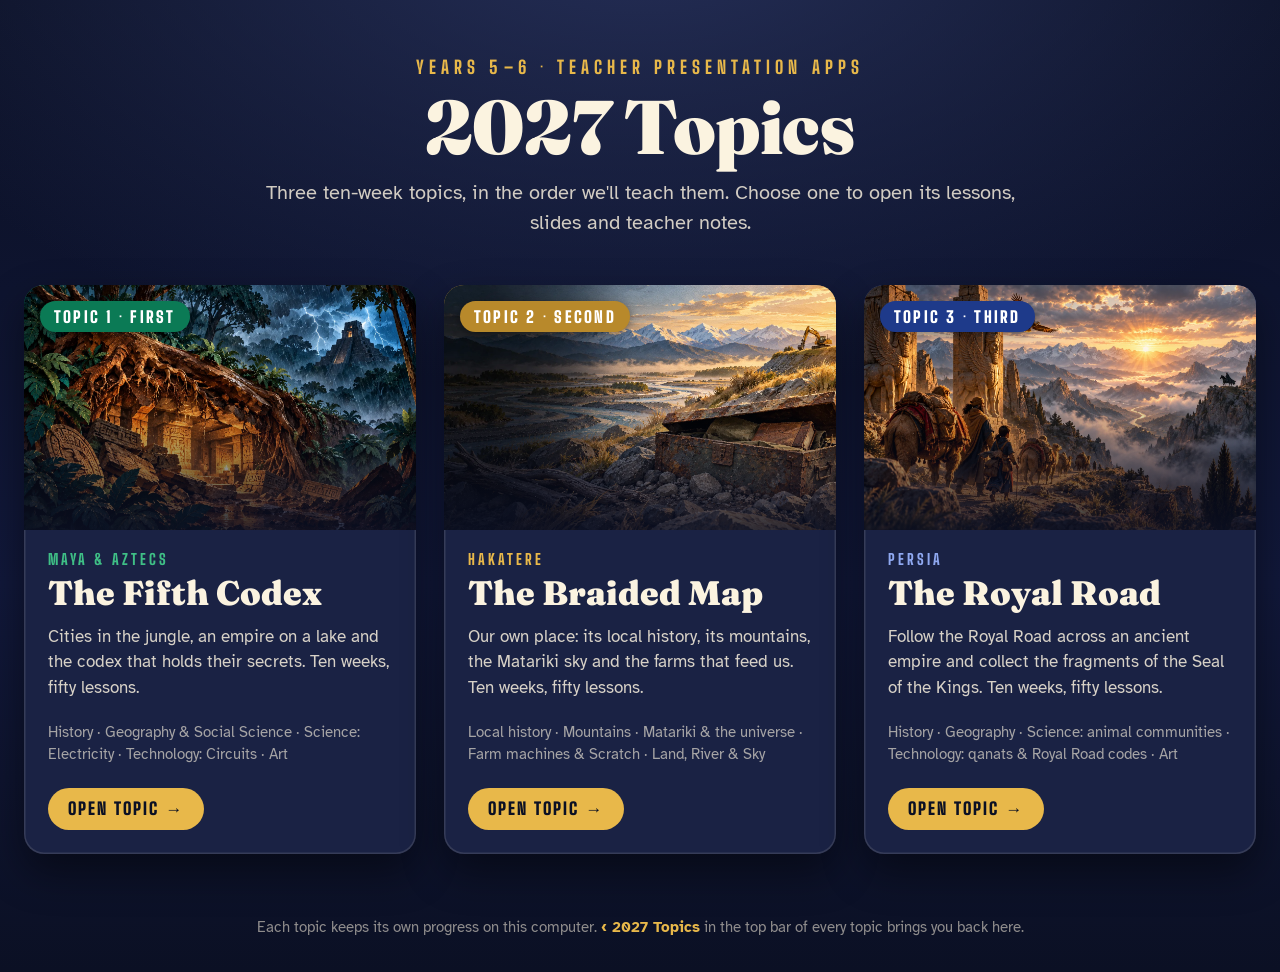
<file: index.html>
<!DOCTYPE html>
<html lang="en-NZ">
<head>
<meta charset="UTF-8">
<meta name="viewport" content="width=device-width, initial-scale=1">
<title>2027 Topics · Years 5–6</title>
<link rel="stylesheet" href="persia/css/fonts.css">
<style>
  :root{
    --night:#0B1024; --basalt:#1A2244; --parchment:#F1E1BE; --amate-hi:#FBF3E0; --gold:#E8B84A; --ink:#2B1B10;
    --f-display:'Fraunces', Georgia, serif; --f-label:'Big Shoulders Display', 'Arial Narrow', sans-serif; --f-body:'Atkinson Hyperlegible', system-ui, sans-serif;
  }
  *{ box-sizing:border-box; }
  html,body{ margin:0; }
  body{
    min-height:100vh; color:var(--amate-hi); font-family:var(--f-body);
    background:radial-gradient(1200px 700px at 50% -10%, #26305A 0%, rgba(38,48,90,0) 70%), linear-gradient(180deg, #0B1024, #11183A 60%, #0B1024);
    display:flex; flex-direction:column;
  }
  header{ text-align:center; padding:56px 24px 12px; }
  .kicker{ font-family:var(--f-label); font-weight:800; letter-spacing:.28em; text-transform:uppercase; color:var(--gold); font-size:18px; }
  h1{ font-family:var(--f-display); font-weight:900; font-size:clamp(40px,6vw,76px); line-height:1.02; margin:10px 0 12px; letter-spacing:-.01em; }
  .sub{ max-width:760px; margin:0 auto; font-size:clamp(17px,1.6vw,21px); line-height:1.5; color:rgba(251,243,224,.82); }
  main{ flex:1; width:100%; max-width:1280px; margin:0 auto; padding:34px 24px 64px; }
  .grid{ display:grid; grid-template-columns:repeat(3, minmax(0,1fr)); gap:28px; }
  .card{
    --c:#0B7A55; --ch:#3FBF86;
    position:relative; display:flex; flex-direction:column; text-decoration:none; color:inherit; overflow:hidden;
    border-radius:20px; background:var(--basalt); box-shadow:0 18px 40px rgba(0,0,0,.45), inset 0 0 0 1.5px rgba(251,243,224,.12);
    transition:transform .25s ease, box-shadow .25s ease;
  }
  .card:hover,.card:focus-visible{ transform:translateY(-6px); box-shadow:0 26px 52px rgba(0,0,0,.55), inset 0 0 0 2.5px var(--ch); outline:none; }
  .pic{ position:relative; aspect-ratio:16/10; background:linear-gradient(160deg, var(--c), #0a1020); overflow:hidden; }
  .pic img{ position:absolute; inset:0; width:100%; height:100%; object-fit:cover; transition:transform .6s ease; }
  .card:hover .pic img{ transform:scale(1.05); }
  .pic::after{ content:""; position:absolute; inset:0; background:linear-gradient(180deg, rgba(11,16,36,0) 45%, rgba(11,16,36,.85) 100%); }
  .order{
    position:absolute; left:16px; top:16px; z-index:2; padding:6px 14px; border-radius:999px;
    background:var(--c); color:#fff; font-family:var(--f-label); font-weight:900; letter-spacing:.14em; text-transform:uppercase; font-size:16px;
    box-shadow:0 2px 10px rgba(0,0,0,.4);
  }
  .body{ padding:20px 24px 24px; display:flex; flex-direction:column; gap:8px; flex:1; }
  .topic{ font-family:var(--f-label); font-weight:800; letter-spacing:.2em; text-transform:uppercase; color:var(--ch); font-size:15px; }
  h2{ font-family:var(--f-display); font-weight:900; font-size:34px; line-height:1.05; margin:0; }
  p{ margin:4px 0 0; font-size:17px; line-height:1.5; color:rgba(251,243,224,.84); }
  .days{ margin-top:auto; padding-top:14px; font-size:14.5px; color:rgba(251,243,224,.62); line-height:1.5; }
  .go{
    margin-top:14px; align-self:flex-start; padding:10px 20px; border-radius:999px; font-family:var(--f-label); font-weight:900;
    letter-spacing:.12em; text-transform:uppercase; font-size:17px; background:var(--gold); color:var(--night);
  }
  footer{ text-align:center; padding:0 24px 36px; font-size:15px; color:rgba(251,243,224,.55); }
  footer b{ color:var(--gold); font-weight:700; }
  @media (max-width:980px){ .grid{ grid-template-columns:1fr; max-width:560px; margin:0 auto; } }
  @media (prefers-reduced-motion:reduce){ .card,.pic img{ transition:none; } }
</style>
</head>
<body>
<header>
  <div class="kicker">Years 5–6 · Teacher presentation apps</div>
  <h1>2027 Topics</h1>
  <p class="sub">Three ten-week topics, in the order we'll teach them. Choose one to open its lessons, slides and teacher notes.</p>
</header>

<main>
  <div class="grid">

    <a class="card" href="maya-aztecs/index.html" style="--c:#0B7A55; --ch:#3FBF86">
      <div class="pic"><img src="maya-aztecs/assets/img/hero-w01.webp" alt="" onerror="this.remove()"><span class="order">Topic 1 · First</span></div>
      <div class="body">
        <div class="topic">Maya &amp; Aztecs</div>
        <h2>The Fifth Codex</h2>
        <p>Cities in the jungle, an empire on a lake and the codex that holds their secrets. Ten weeks, fifty lessons.</p>
        <div class="days">History · Geography &amp; Social Science · Science: Electricity · Technology: Circuits · Art</div>
        <span class="go">Open topic →</span>
      </div>
    </a>

    <a class="card" href="hakatere/index.html" style="--c:#B8892B; --ch:#E8B84A">
      <div class="pic"><img src="hakatere/assets/img/hero-w01.webp" alt="" onerror="this.remove()"><span class="order">Topic 2 · Second</span></div>
      <div class="body">
        <div class="topic">Hakatere</div>
        <h2>The Braided Map</h2>
        <p>Our own place: its local history, its mountains, the Matariki sky and the farms that feed us. Ten weeks, fifty lessons.</p>
        <div class="days">Local history · Mountains · Matariki &amp; the universe · Farm machines &amp; Scratch · Land, River &amp; Sky</div>
        <span class="go">Open topic →</span>
      </div>
    </a>

    <a class="card" href="persia/index.html" style="--c:#1E3A8A; --ch:#8FA8F0">
      <div class="pic"><img src="persia/assets/img/hero-w01.webp" alt="" onerror="this.remove()"><span class="order">Topic 3 · Third</span></div>
      <div class="body">
        <div class="topic">Persia</div>
        <h2>The Royal Road</h2>
        <p>Follow the Royal Road across an ancient empire and collect the fragments of the Seal of the Kings. Ten weeks, fifty lessons.</p>
        <div class="days">History · Geography · Science: animal communities · Technology: qanats &amp; Royal Road codes · Art</div>
        <span class="go">Open topic →</span>
      </div>
    </a>

  </div>
</main>

<footer>Each topic keeps its own progress on this computer. <b>‹ 2027 Topics</b> in the top bar of every topic brings you back here.</footer>
</body>
</html>
</file>
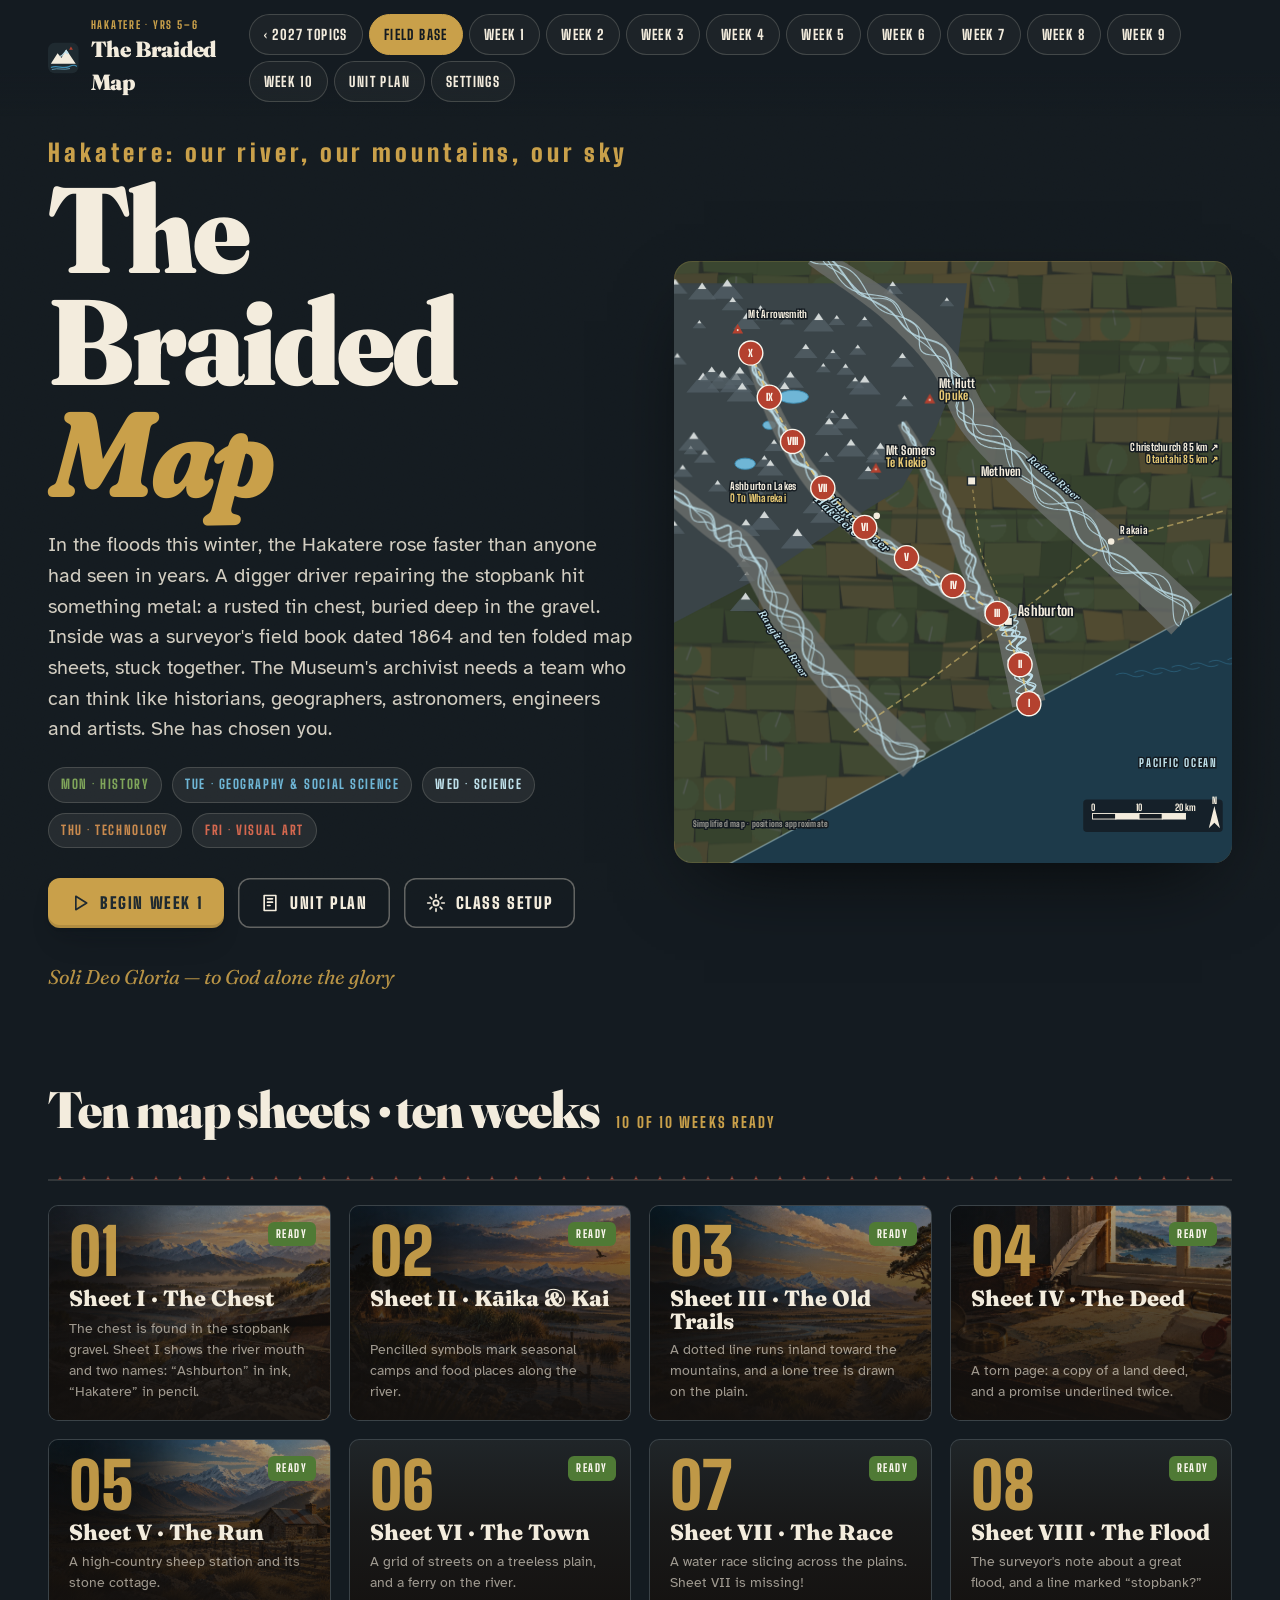
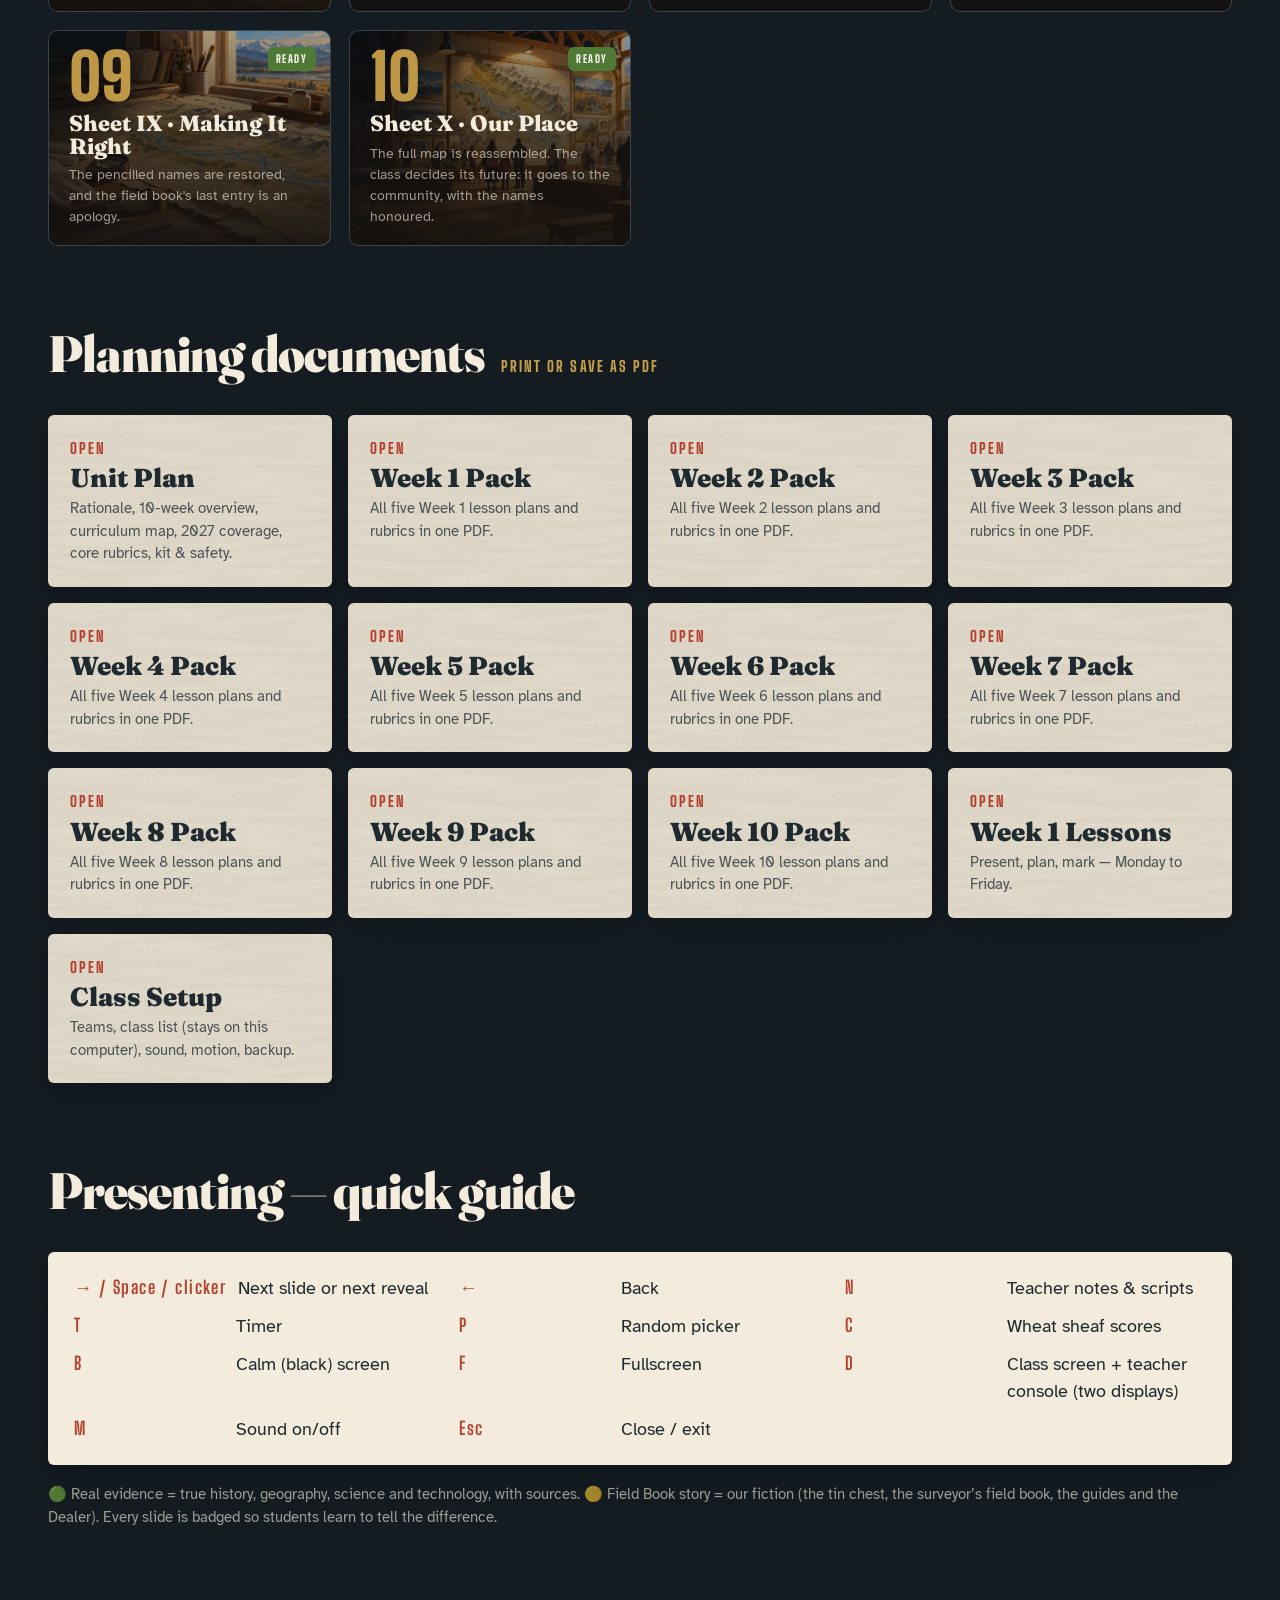
<file: hakatere/index.html>
<!doctype html>
<html lang="en-NZ">
<head>
<meta charset="utf-8">
<meta name="viewport" content="width=device-width, initial-scale=1">
<title>The Braided Map · Hakatere</title>
<meta name="description" content="A teacher-run presentation app for a Years 5–6 term on Hakatere: local history, mountains, Matariki and the universe, farm machines and Scratch, and land, river and sky art.">
<link rel="stylesheet" href="css/fonts.css">
<link rel="stylesheet" href="css/tokens.css">
<link rel="stylesheet" href="css/app.css">
<link rel="stylesheet" href="css/slides.css">
<link rel="stylesheet" href="css/print.css">
<link rel="icon" href="data:image/svg+xml,%3Csvg xmlns='http://www.w3.org/2000/svg' viewBox='0 0 64 64'%3E%3Crect width='64' height='64' rx='14' fill='%231F2A30'/%3E%3Cpath d='M6 44 L20 22 L28 32 L38 14 L58 44Z' fill='%23F3ECDD'/%3E%3Cpath d='M6 52 C 20 46, 30 56, 44 50 S 58 48, 60 50' stroke='%233D8DB3' stroke-width='3' fill='none'/%3E%3Cpath d='M48 8 L52 15 L44 15Z' fill='%23B4412F'/%3E%3C/svg%3E">
</head>
<body>
<div id="app" aria-live="polite"></div>

<!-- Classic scripts (no modules) so the app also runs by double-clicking index.html -->
<script src="js/util.js"></script>
<script src="js/art.js"></script>
<script src="js/map.js"></script>
<script src="data/term.js"></script>
<script src="data/week01.js"></script>
<script src="data/week02.js"></script>
<script src="data/week03.js"></script>
<script src="data/week04.js"></script>
<script src="data/week05.js"></script>
<script src="data/week06.js"></script>
<script src="data/week07.js"></script>
<script src="data/week08.js"></script>
<script src="data/week09.js"></script>
<script src="data/week10.js"></script>
<script src="data/sources.js"></script>
<script src="data/glossary.js"></script>
<script src="data/images.js"></script>
<script src="js/interactives.js"></script>
<script src="js/ix-week02.js"></script>
<script src="js/ix-week03.js"></script>
<script src="js/ix-week04.js"></script>
<script src="js/ix-week05.js"></script>
<script src="js/ix-week06.js"></script>
<script src="js/ix-week07.js"></script>
<script src="js/ix-week08.js"></script>
<script src="js/ix-week09.js"></script>
<script src="js/ix-week10.js"></script>
<script src="js/glossary.js"></script>
<script src="js/slides.js"></script>
<script src="js/presenter.js"></script>
<script src="js/docs.js"></script>
<script src="js/app.js"></script>
</body>
</html>
</file>
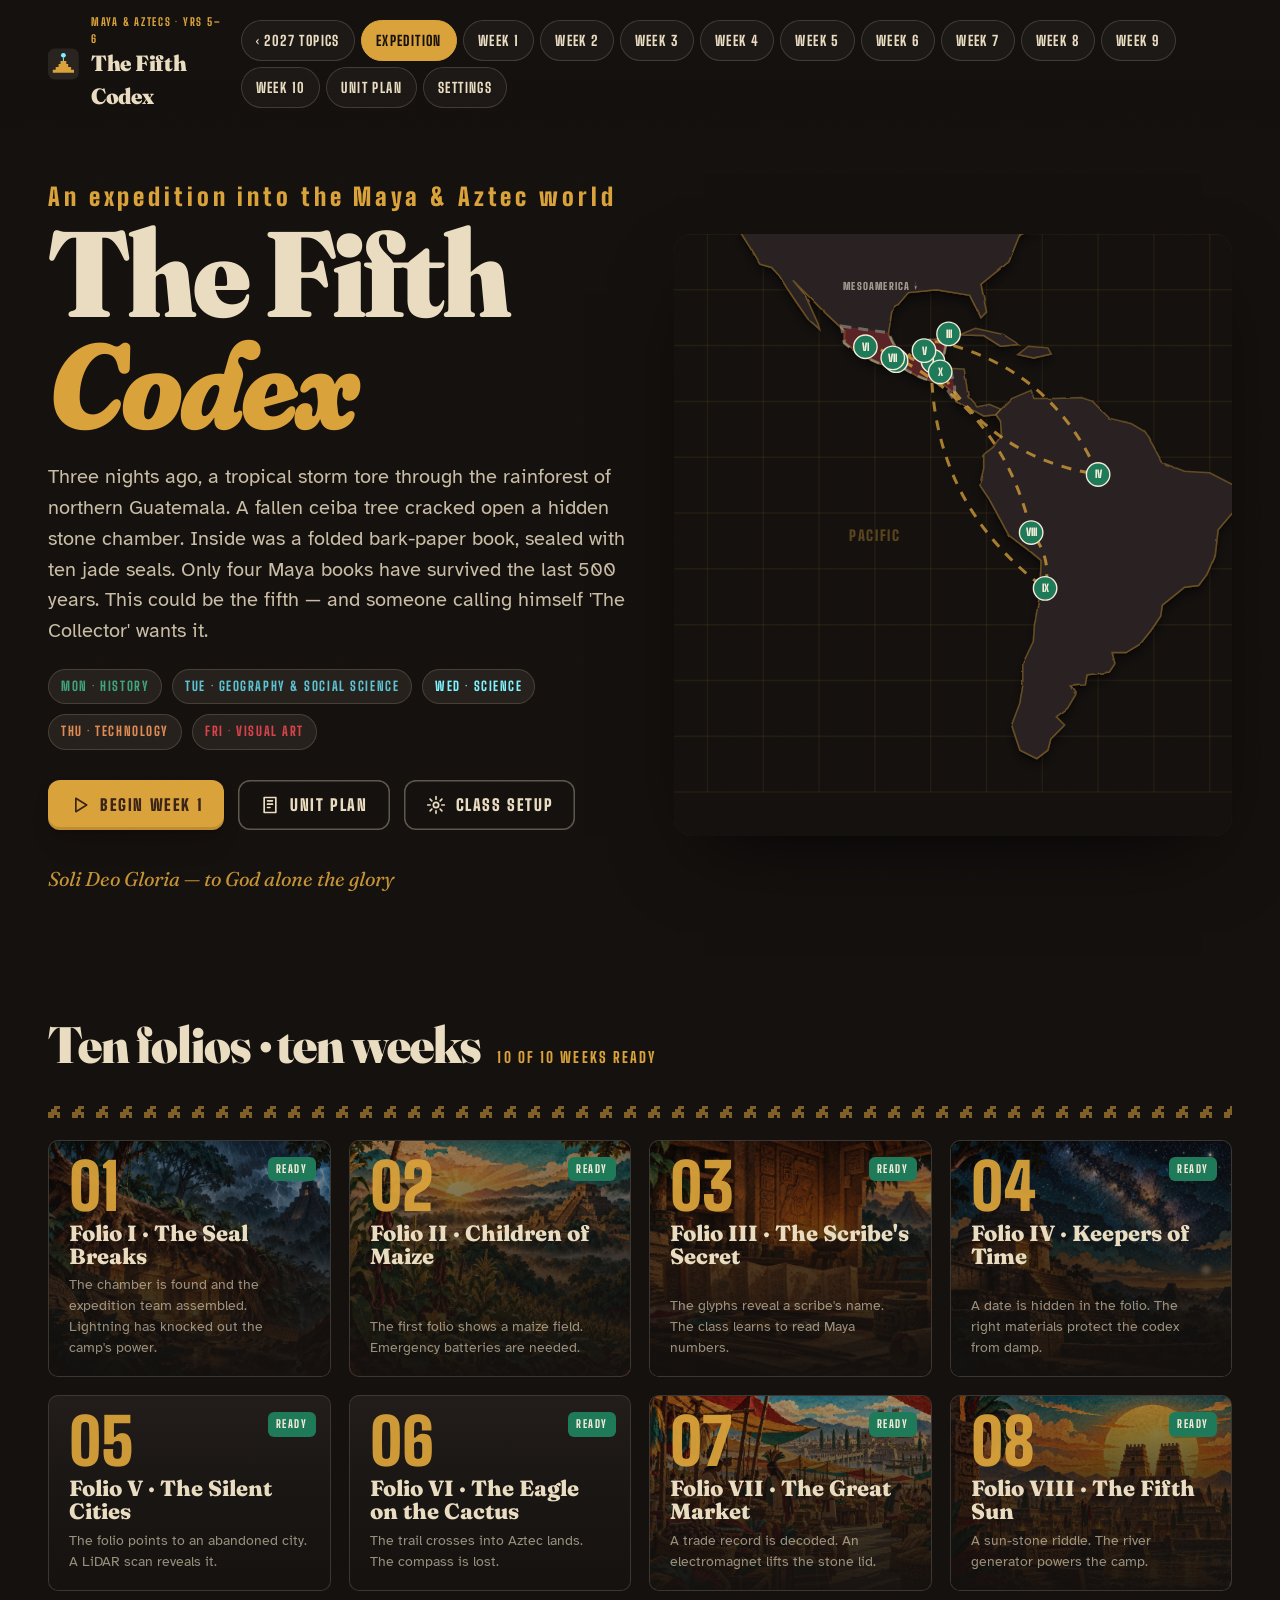
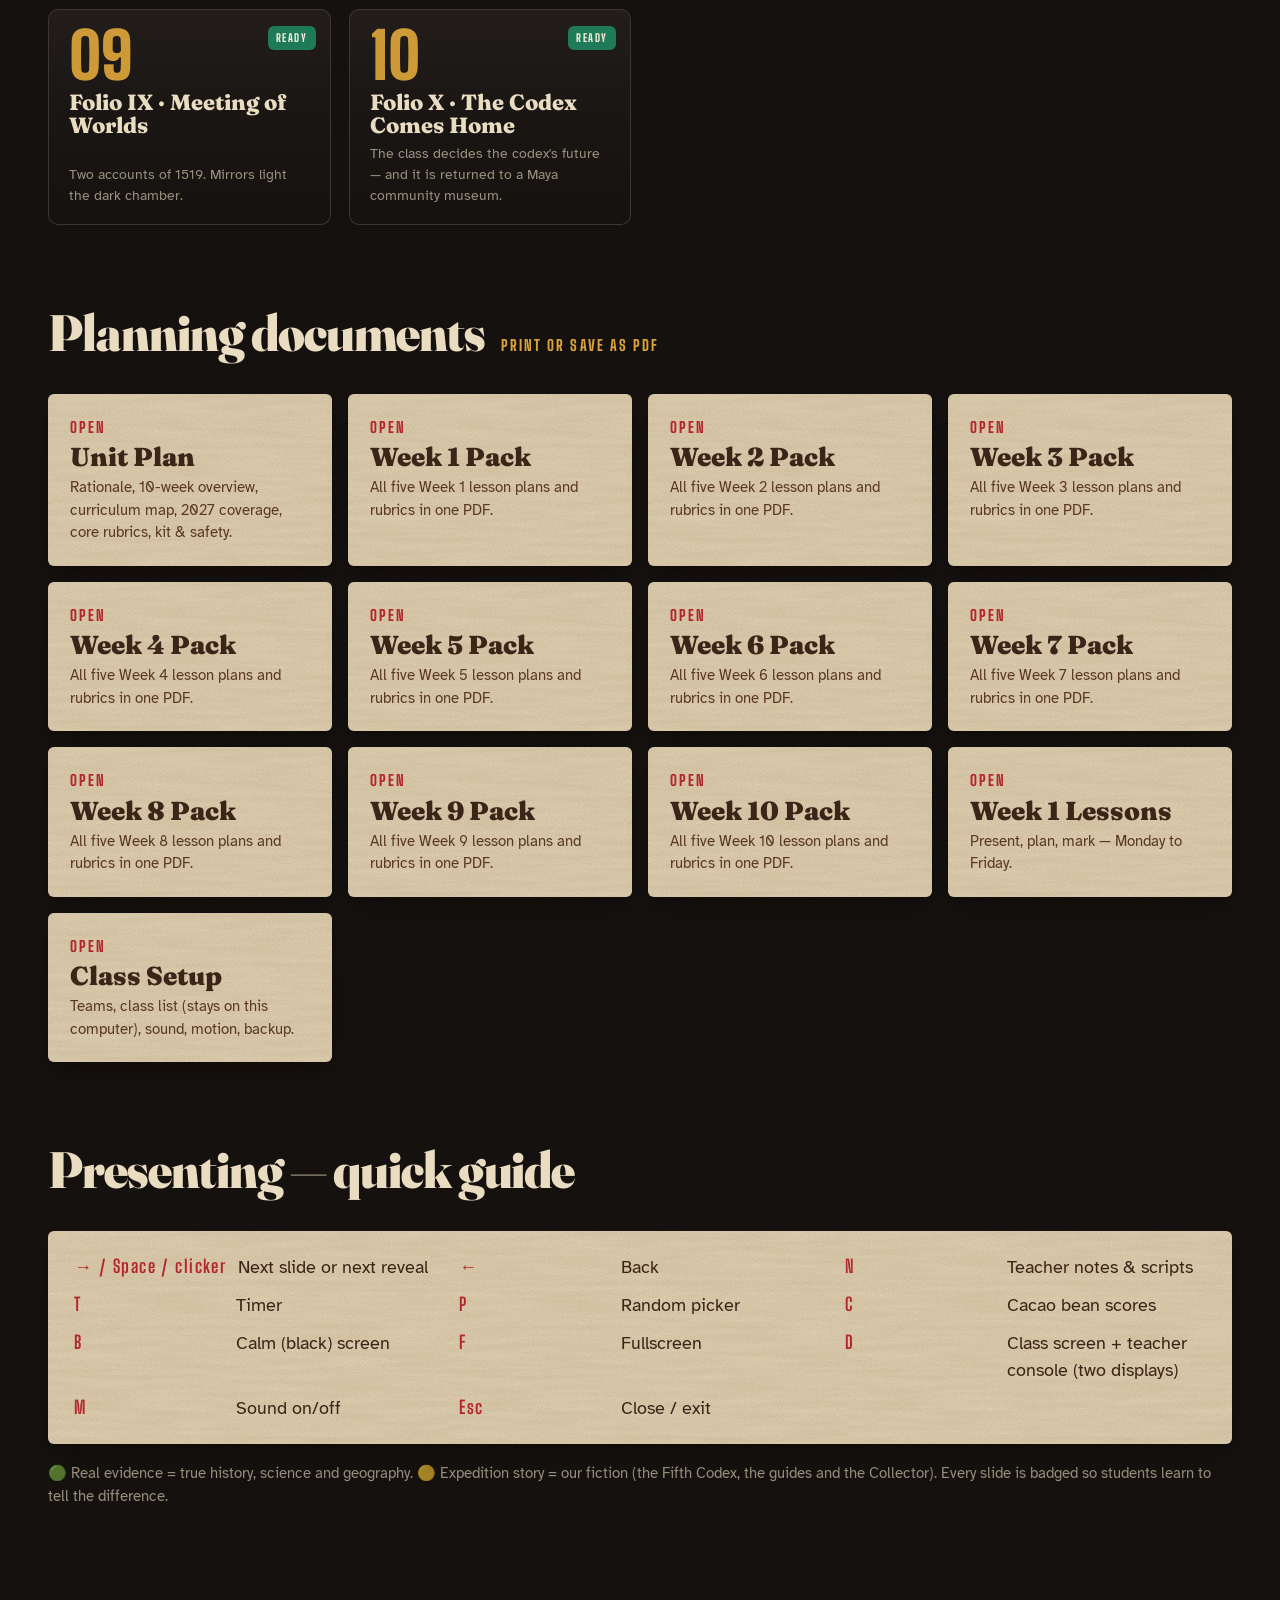
<file: maya-aztecs/index.html>
<!doctype html>
<html lang="en-NZ">
<head>
<meta charset="utf-8">
<meta name="viewport" content="width=device-width, initial-scale=1">
<title>The Fifth Codex · Maya & Aztecs</title>
<meta name="description" content="A teacher-run presentation app for a Years 5–6 term on the Maya and Aztecs, South America, Electricity, Circuits Technology and Art.">
<link rel="stylesheet" href="css/fonts.css">
<link rel="stylesheet" href="css/tokens.css">
<link rel="stylesheet" href="css/app.css">
<link rel="stylesheet" href="css/slides.css">
<link rel="stylesheet" href="css/print.css">
<link rel="icon" href="data:image/svg+xml,%3Csvg xmlns='http://www.w3.org/2000/svg' viewBox='0 0 64 64'%3E%3Crect width='64' height='64' rx='14' fill='%2314110F'/%3E%3Cpath d='M12 48h40v-6h-6v-6h-6v-6h-4v-6h-8v6h-4v6h-6v6h-6z' fill='%23D9A23A'/%3E%3Ccircle cx='32' cy='14' r='5' fill='%237FF3FF'/%3E%3C/svg%3E">
</head>
<body>
<div id="app" aria-live="polite"></div>

<!-- Classic scripts (no modules) so the app also runs by double-clicking index.html -->
<script src="js/util.js"></script>
<script src="js/art.js"></script>
<script src="js/map.js"></script>
<script src="data/term.js"></script>
<script src="data/week01.js"></script>
<script src="data/week02.js"></script>
<script src="data/week03.js"></script>
<script src="data/week04.js"></script>
<script src="data/week05.js"></script>
<script src="data/week06.js"></script>
<script src="data/week07.js"></script>
<script src="data/week08.js"></script>
<script src="data/week09.js"></script>
<script src="data/week10.js"></script>
<script src="data/sources.js"></script>
<script src="data/glossary.js"></script>
<script src="js/interactives.js"></script>
<script src="js/ix-week02.js"></script>
<script src="js/ix-week03.js"></script>
<script src="js/ix-week04.js"></script>
<script src="js/ix-week05.js"></script>
<script src="js/ix-week06.js"></script>
<script src="js/ix-week07.js"></script>
<script src="js/ix-week08.js"></script>
<script src="js/ix-week09.js"></script>
<script src="js/ix-week10.js"></script>
<script src="js/glossary.js"></script>
<script src="js/slides.js"></script>
<script src="js/presenter.js"></script>
<script src="js/docs.js"></script>
<script src="js/app.js"></script>
</body>
</html>
</file>
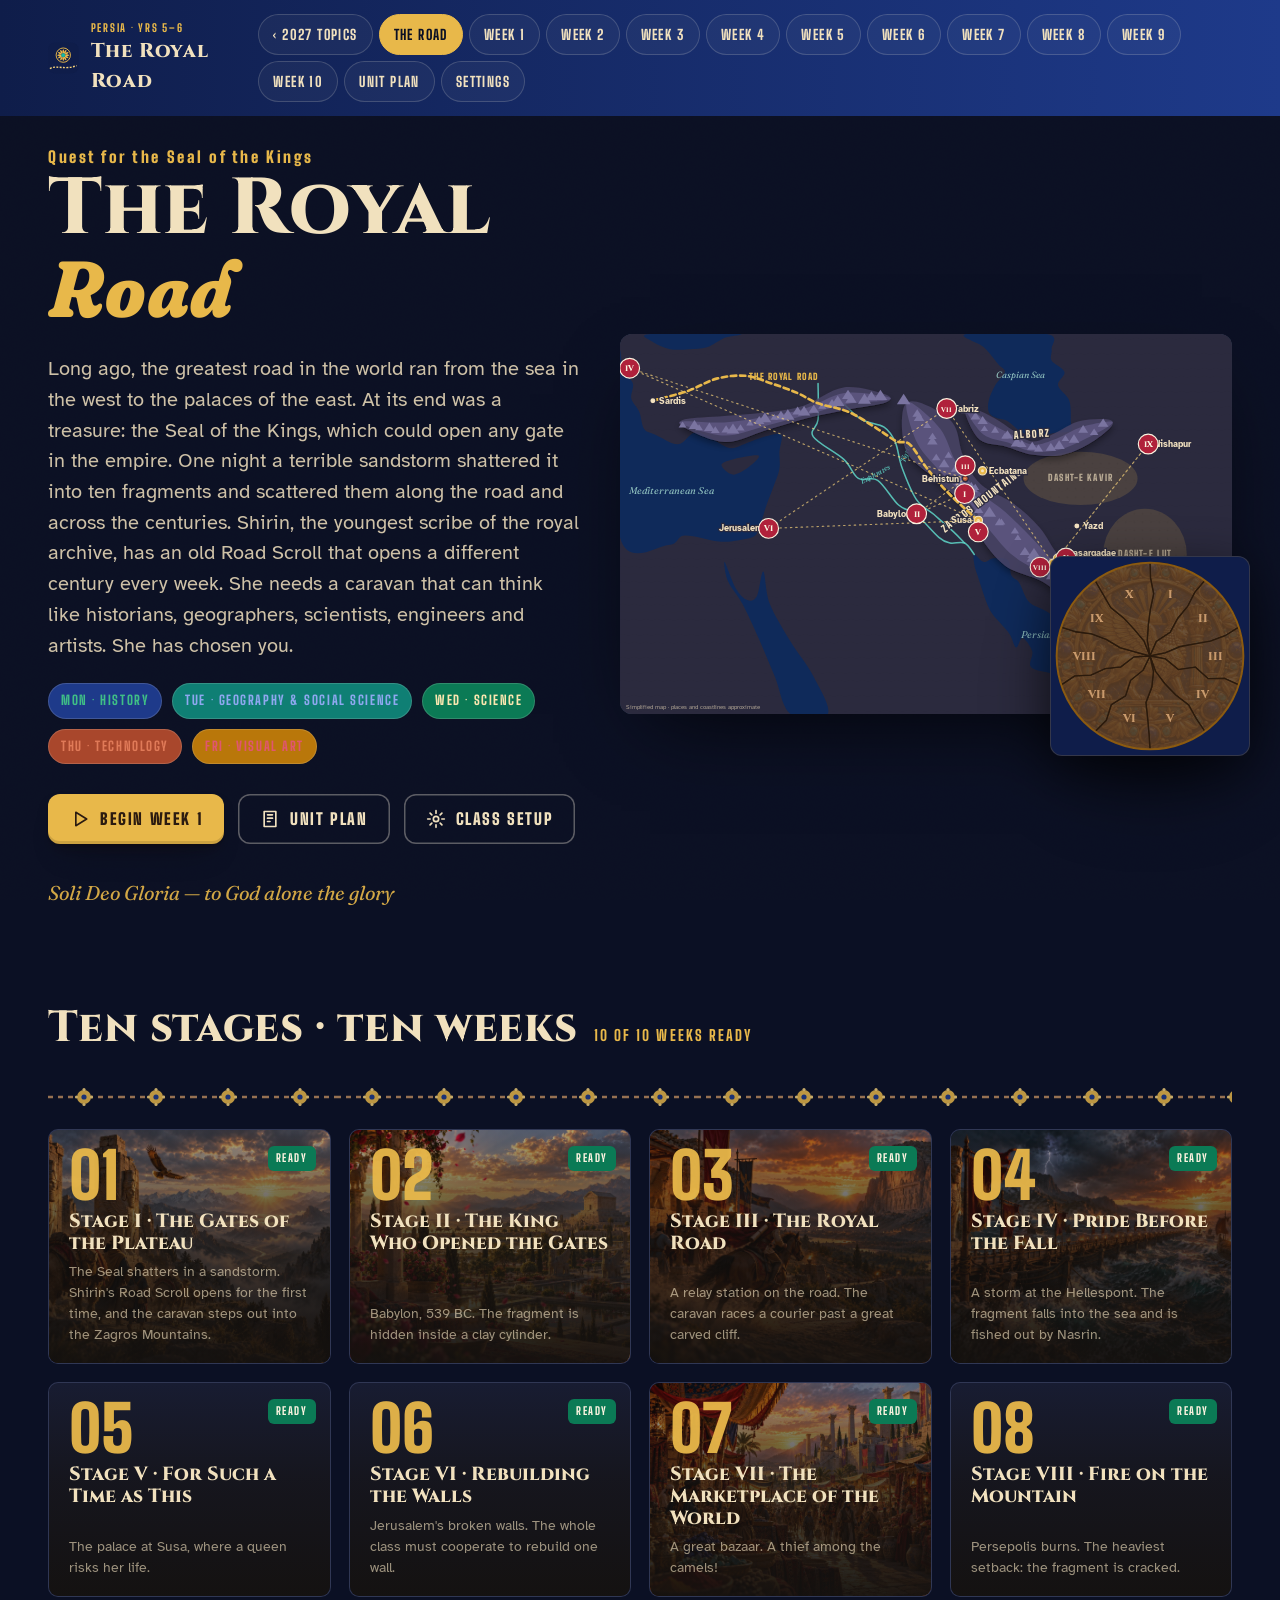
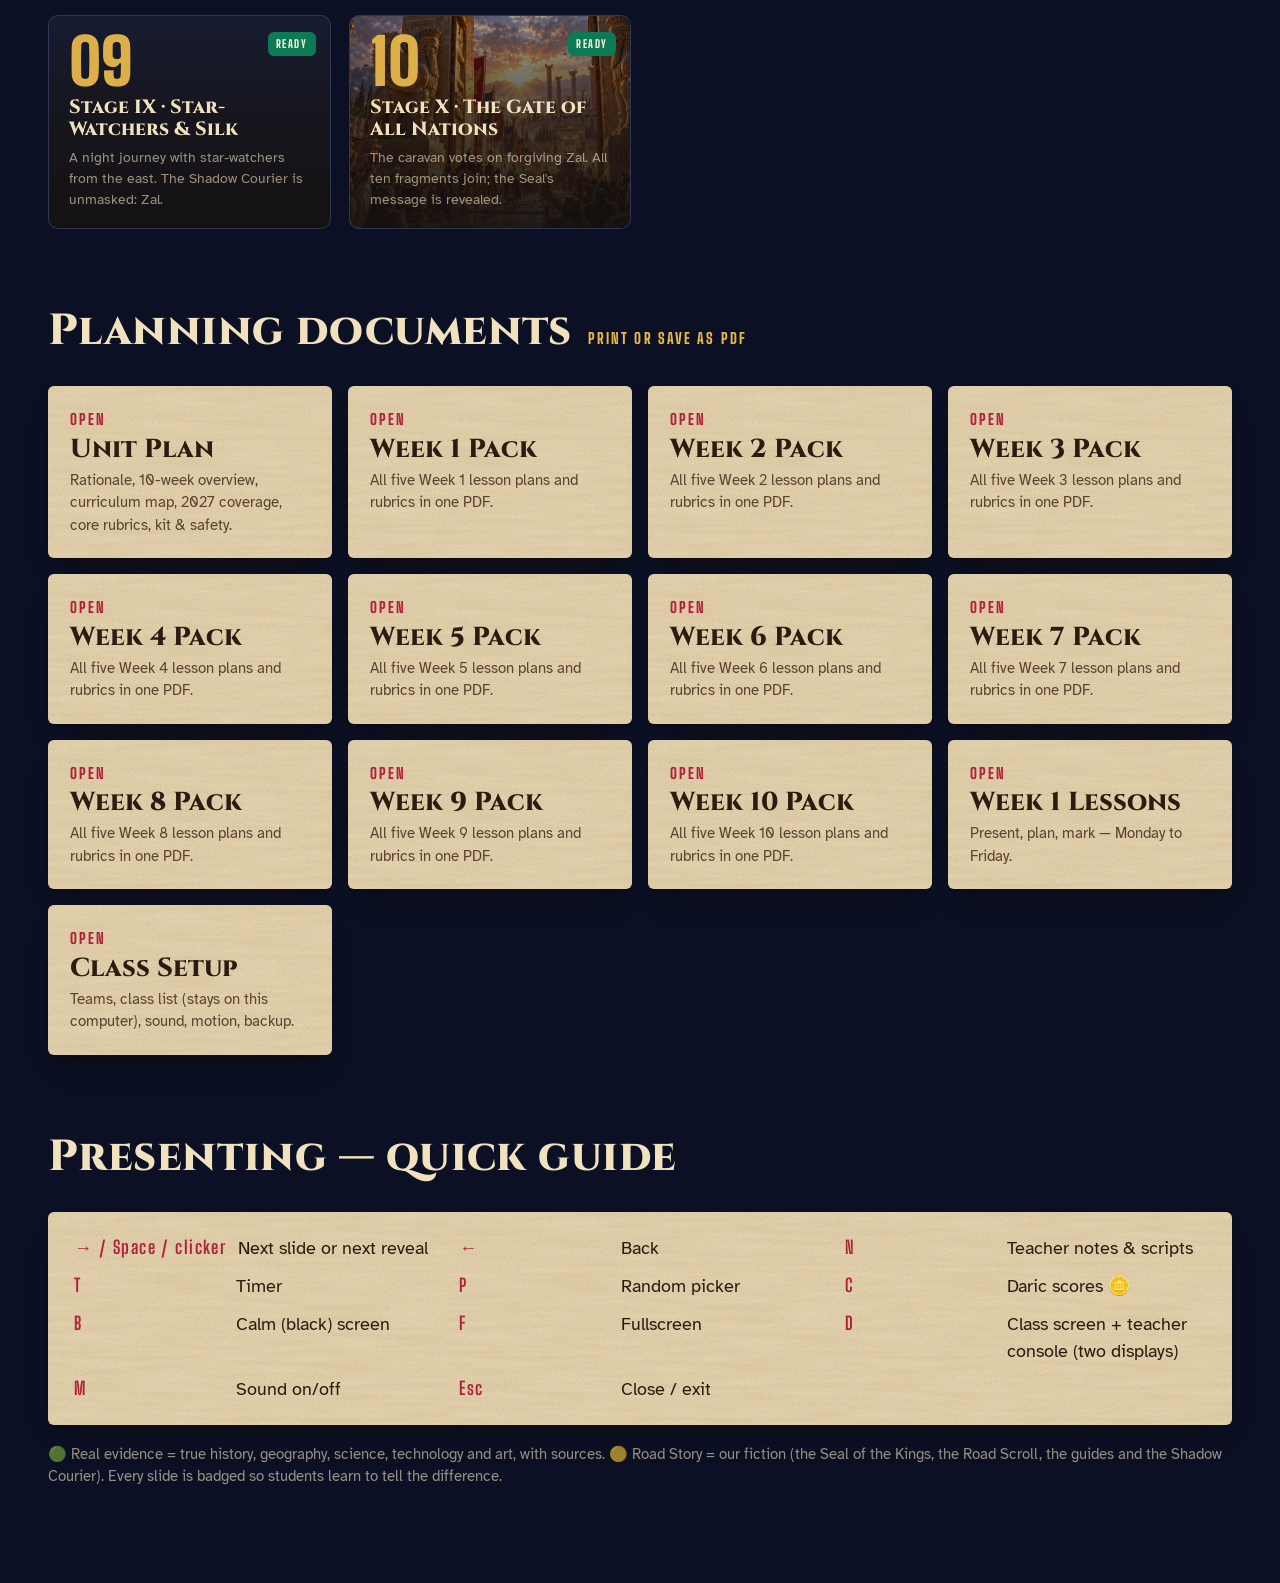
<file: persia/index.html>
<!doctype html>
<html lang="en-NZ">
<head>
<meta charset="utf-8">
<meta name="viewport" content="width=device-width, initial-scale=1">
<title>The Royal Road · Persia</title>
<meta name="description" content="A teacher-run presentation app for a Years 5–6 term on ancient Persia: history and the Bible, settlements and cities, animal communities and habitats, desert engineering and coding, and the art of the empire.">
<link rel="stylesheet" href="css/fonts.css">
<link rel="stylesheet" href="css/tokens.css">
<link rel="stylesheet" href="css/app.css">
<link rel="stylesheet" href="css/slides.css">
<link rel="stylesheet" href="css/print.css">
<link rel="stylesheet" href="css/persia.css">
<link rel="icon" href="data:image/svg+xml,%3Csvg xmlns='http://www.w3.org/2000/svg' viewBox='0 0 64 64'%3E%3Crect width='64' height='64' rx='14' fill='%230F1D4A'/%3E%3Ccircle cx='32' cy='28' r='16' fill='none' stroke='%23E8B84A' stroke-width='4'/%3E%3Ccircle cx='32' cy='28' r='6' fill='%2314B8A6'/%3E%3Cpath d='M4 54 C 18 46, 34 58, 60 48' stroke='%23F6D27A' stroke-width='4' stroke-dasharray='5 4' fill='none'/%3E%3C/svg%3E">
</head>
<body>
<div id="app" aria-live="polite"></div>

<!-- Classic scripts (no modules) so the app also runs by double-clicking index.html -->
<script src="js/util.js"></script>
<script src="js/art.js"></script>
<script src="js/map.js"></script>
<script src="data/term.js"></script>
<script src="data/images.js"></script>
<script src="data/week01.js"></script>
<script src="data/week02.js"></script>
<script src="data/week03.js"></script>
<script src="data/week04.js"></script>
<script src="data/week05.js"></script>
<script src="data/week06.js"></script>
<script src="data/week07.js"></script>
<script src="data/week08.js"></script>
<script src="data/week09.js"></script>
<script src="data/week10.js"></script>
<!-- All ten weeks are loaded above -->
<script src="data/sources.js"></script>
<script src="data/glossary.js"></script>
<script src="js/interactives.js"></script>
<script src="js/ix-week02.js"></script>
<script src="js/ix-week03.js"></script>
<script src="js/ix-week04.js"></script>
<script src="js/ix-week05.js"></script>
<script src="js/ix-week06.js"></script>
<script src="js/ix-week07.js"></script>
<script src="js/ix-week08.js"></script>
<script src="js/ix-week09.js"></script>
<script src="js/ix-week10.js"></script>
<script src="js/glossary.js"></script>
<script src="js/slides.js"></script>
<script src="js/presenter.js"></script>
<script src="js/docs.js"></script>
<script src="js/app.js"></script>
</body>
</html>
</file>
<file: persia/css/fonts.css>
/* Self-hosted fonts (SIL Open Font License) — work offline */
@font-face{ font-family:'Fraunces'; font-style:normal; font-display:swap; font-weight:100 900; src:url(../assets/fonts/Fraunces.woff2) format('woff2'); }
@font-face{ font-family:'Fraunces'; font-style:italic; font-display:swap; font-weight:100 900; src:url(../assets/fonts/FrauncesI.woff2) format('woff2'); }
@font-face {
  font-family: 'Big Shoulders Display';
  font-style: normal;
  font-display: swap;
  font-weight: 700;
  src: url(../assets/fonts/big-shoulders-display-latin-ext-700-normal.woff2) format('woff2');
  unicode-range: U+0100-02BA,U+02BD-02C5,U+02C7-02CC,U+02CE-02D7,U+02DD-02FF,U+0304,U+0308,U+0329,U+1D00-1DBF,U+1E00-1E9F,U+1EF2-1EFF,U+2020,U+20A0-20AB,U+20AD-20C0,U+2113,U+2C60-2C7F,U+A720-A7FF;
}
@font-face {
  font-family: 'Big Shoulders Display';
  font-style: normal;
  font-display: swap;
  font-weight: 700;
  src: url(../assets/fonts/big-shoulders-display-latin-700-normal.woff2) format('woff2');
  unicode-range: U+0000-00FF,U+0131,U+0152-0153,U+02BB-02BC,U+02C6,U+02DA,U+02DC,U+0304,U+0308,U+0329,U+2000-206F,U+20AC,U+2122,U+2191,U+2193,U+2212,U+2215,U+FEFF,U+FFFD;
}
@font-face {
  font-family: 'Big Shoulders Display';
  font-style: normal;
  font-display: swap;
  font-weight: 800;
  src: url(../assets/fonts/big-shoulders-display-latin-ext-800-normal.woff2) format('woff2');
  unicode-range: U+0100-02BA,U+02BD-02C5,U+02C7-02CC,U+02CE-02D7,U+02DD-02FF,U+0304,U+0308,U+0329,U+1D00-1DBF,U+1E00-1E9F,U+1EF2-1EFF,U+2020,U+20A0-20AB,U+20AD-20C0,U+2113,U+2C60-2C7F,U+A720-A7FF;
}
@font-face {
  font-family: 'Big Shoulders Display';
  font-style: normal;
  font-display: swap;
  font-weight: 800;
  src: url(../assets/fonts/big-shoulders-display-latin-800-normal.woff2) format('woff2');
  unicode-range: U+0000-00FF,U+0131,U+0152-0153,U+02BB-02BC,U+02C6,U+02DA,U+02DC,U+0304,U+0308,U+0329,U+2000-206F,U+20AC,U+2122,U+2191,U+2193,U+2212,U+2215,U+FEFF,U+FFFD;
}
@font-face {
  font-family: 'Big Shoulders Display';
  font-style: normal;
  font-display: swap;
  font-weight: 900;
  src: url(../assets/fonts/big-shoulders-display-latin-ext-900-normal.woff2) format('woff2');
  unicode-range: U+0100-02BA,U+02BD-02C5,U+02C7-02CC,U+02CE-02D7,U+02DD-02FF,U+0304,U+0308,U+0329,U+1D00-1DBF,U+1E00-1E9F,U+1EF2-1EFF,U+2020,U+20A0-20AB,U+20AD-20C0,U+2113,U+2C60-2C7F,U+A720-A7FF;
}
@font-face {
  font-family: 'Big Shoulders Display';
  font-style: normal;
  font-display: swap;
  font-weight: 900;
  src: url(../assets/fonts/big-shoulders-display-latin-900-normal.woff2) format('woff2');
  unicode-range: U+0000-00FF,U+0131,U+0152-0153,U+02BB-02BC,U+02C6,U+02DA,U+02DC,U+0304,U+0308,U+0329,U+2000-206F,U+20AC,U+2122,U+2191,U+2193,U+2212,U+2215,U+FEFF,U+FFFD;
}
@font-face {
  font-family: 'Atkinson Hyperlegible';
  font-style: normal;
  font-display: swap;
  font-weight: 400;
  src: url(../assets/fonts/atkinson-hyperlegible-latin-ext-400-normal.woff2) format('woff2');
  unicode-range: U+0100-02BA,U+02BD-02C5,U+02C7-02CC,U+02CE-02D7,U+02DD-02FF,U+0304,U+0308,U+0329,U+1D00-1DBF,U+1E00-1E9F,U+1EF2-1EFF,U+2020,U+20A0-20AB,U+20AD-20C0,U+2113,U+2C60-2C7F,U+A720-A7FF;
}
@font-face {
  font-family: 'Atkinson Hyperlegible';
  font-style: normal;
  font-display: swap;
  font-weight: 400;
  src: url(../assets/fonts/atkinson-hyperlegible-latin-400-normal.woff2) format('woff2');
  unicode-range: U+0000-00FF,U+0131,U+0152-0153,U+02BB-02BC,U+02C6,U+02DA,U+02DC,U+0304,U+0308,U+0329,U+2000-206F,U+20AC,U+2122,U+2191,U+2193,U+2212,U+2215,U+FEFF,U+FFFD;
}
@font-face {
  font-family: 'Atkinson Hyperlegible';
  font-style: normal;
  font-display: swap;
  font-weight: 700;
  src: url(../assets/fonts/atkinson-hyperlegible-latin-ext-700-normal.woff2) format('woff2');
  unicode-range: U+0100-02BA,U+02BD-02C5,U+02C7-02CC,U+02CE-02D7,U+02DD-02FF,U+0304,U+0308,U+0329,U+1D00-1DBF,U+1E00-1E9F,U+1EF2-1EFF,U+2020,U+20A0-20AB,U+20AD-20C0,U+2113,U+2C60-2C7F,U+A720-A7FF;
}
@font-face {
  font-family: 'Atkinson Hyperlegible';
  font-style: normal;
  font-display: swap;
  font-weight: 700;
  src: url(../assets/fonts/atkinson-hyperlegible-latin-700-normal.woff2) format('woff2');
  unicode-range: U+0000-00FF,U+0131,U+0152-0153,U+02BB-02BC,U+02C6,U+02DA,U+02DC,U+0304,U+0308,U+0329,U+2000-206F,U+20AC,U+2122,U+2191,U+2193,U+2212,U+2215,U+FEFF,U+FFFD;
}
@font-face {
  font-family: 'Atkinson Hyperlegible';
  font-style: italic;
  font-display: swap;
  font-weight: 400;
  src: url(../assets/fonts/atkinson-hyperlegible-latin-ext-400-italic.woff2) format('woff2');
  unicode-range: U+0100-02BA,U+02BD-02C5,U+02C7-02CC,U+02CE-02D7,U+02DD-02FF,U+0304,U+0308,U+0329,U+1D00-1DBF,U+1E00-1E9F,U+1EF2-1EFF,U+2020,U+20A0-20AB,U+20AD-20C0,U+2113,U+2C60-2C7F,U+A720-A7FF;
}
@font-face {
  font-family: 'Atkinson Hyperlegible';
  font-style: italic;
  font-display: swap;
  font-weight: 400;
  src: url(../assets/fonts/atkinson-hyperlegible-latin-400-italic.woff2) format('woff2');
  unicode-range: U+0000-00FF,U+0131,U+0152-0153,U+02BB-02BC,U+02C6,U+02DA,U+02DC,U+0304,U+0308,U+0329,U+2000-206F,U+20AC,U+2122,U+2191,U+2193,U+2212,U+2215,U+FEFF,U+FFFD;
}
@font-face {
  font-family: 'JetBrains Mono';
  font-style: normal;
  font-display: swap;
  font-weight: 500;
  src: url(../assets/fonts/jetbrains-mono-latin-ext-500-normal.woff2) format('woff2');
  unicode-range: U+0100-02BA,U+02BD-02C5,U+02C7-02CC,U+02CE-02D7,U+02DD-02FF,U+0304,U+0308,U+0329,U+1D00-1DBF,U+1E00-1E9F,U+1EF2-1EFF,U+2020,U+20A0-20AB,U+20AD-20C0,U+2113,U+2C60-2C7F,U+A720-A7FF;
}
@font-face {
  font-family: 'JetBrains Mono';
  font-style: normal;
  font-display: swap;
  font-weight: 500;
  src: url(../assets/fonts/jetbrains-mono-latin-500-normal.woff2) format('woff2');
  unicode-range: U+0000-00FF,U+0131,U+0152-0153,U+02BB-02BC,U+02C6,U+02DA,U+02DC,U+0304,U+0308,U+0329,U+2000-206F,U+20AC,U+2122,U+2191,U+2193,U+2212,U+2215,U+FEFF,U+FFFD;
}
@font-face {
  font-family: 'JetBrains Mono';
  font-style: normal;
  font-display: swap;
  font-weight: 700;
  src: url(../assets/fonts/jetbrains-mono-latin-ext-700-normal.woff2) format('woff2');
  unicode-range: U+0100-02BA,U+02BD-02C5,U+02C7-02CC,U+02CE-02D7,U+02DD-02FF,U+0304,U+0308,U+0329,U+1D00-1DBF,U+1E00-1E9F,U+1EF2-1EFF,U+2020,U+20A0-20AB,U+20AD-20C0,U+2113,U+2C60-2C7F,U+A720-A7FF;
}
@font-face {
  font-family: 'JetBrains Mono';
  font-style: normal;
  font-display: swap;
  font-weight: 700;
  src: url(../assets/fonts/jetbrains-mono-latin-700-normal.woff2) format('woff2');
  unicode-range: U+0000-00FF,U+0131,U+0152-0153,U+02BB-02BC,U+02C6,U+02DA,U+02DC,U+0304,U+0308,U+0329,U+2000-206F,U+20AC,U+2122,U+2191,U+2193,U+2212,U+2215,U+FEFF,U+FFFD;
}

/* Cinzel — royal display face (SIL OFL), carried over from the first Persia app */
@font-face{ font-family:'Cinzel'; font-style:normal; font-weight:600; font-display:swap; src:url(../assets/fonts/cinzel-latin-600-normal.woff2) format('woff2'); unicode-range:U+0000-00FF,U+0131,U+0152-0153,U+02BB-02BC,U+02C6,U+02DA,U+02DC,U+0304,U+0308,U+0329,U+2000-206F,U+2074,U+20AC,U+2122,U+2191,U+2193,U+2212,U+2215,U+FEFF,U+FFFD; }
@font-face{ font-family:'Cinzel'; font-style:normal; font-weight:600; font-display:swap; src:url(../assets/fonts/cinzel-latin-ext-600-normal.woff2) format('woff2'); unicode-range:U+0100-02AF,U+0304,U+0308,U+0329,U+1E00-1E9F,U+1EF2-1EFF,U+2020,U+20A0-20AB,U+20AD-20C0,U+2113,U+2C60-2C7F,U+A720-A7FF; }
@font-face{ font-family:'Cinzel'; font-style:normal; font-weight:800; font-display:swap; src:url(../assets/fonts/cinzel-latin-800-normal.woff2) format('woff2'); unicode-range:U+0000-00FF,U+0131,U+0152-0153,U+02BB-02BC,U+02C6,U+02DA,U+02DC,U+0304,U+0308,U+0329,U+2000-206F,U+2074,U+20AC,U+2122,U+2191,U+2193,U+2212,U+2215,U+FEFF,U+FFFD; }
@font-face{ font-family:'Cinzel'; font-style:normal; font-weight:800; font-display:swap; src:url(../assets/fonts/cinzel-latin-ext-800-normal.woff2) format('woff2'); unicode-range:U+0100-02AF,U+0304,U+0308,U+0329,U+1E00-1E9F,U+1EF2-1EFF,U+2020,U+20A0-20AB,U+20AD-20C0,U+2113,U+2C60-2C7F,U+A720-A7FF; }
</file>
<file: hakatere/css/fonts.css>
/* Self-hosted fonts (SIL Open Font License) — work offline */
@font-face{ font-family:'Fraunces'; font-style:normal; font-display:swap; font-weight:100 900; src:url(../assets/fonts/Fraunces.woff2) format('woff2'); }
@font-face{ font-family:'Fraunces'; font-style:italic; font-display:swap; font-weight:100 900; src:url(../assets/fonts/FrauncesI.woff2) format('woff2'); }
@font-face {
  font-family: 'Big Shoulders Display';
  font-style: normal;
  font-display: swap;
  font-weight: 700;
  src: url(../assets/fonts/big-shoulders-display-latin-ext-700-normal.woff2) format('woff2');
  unicode-range: U+0100-02BA,U+02BD-02C5,U+02C7-02CC,U+02CE-02D7,U+02DD-02FF,U+0304,U+0308,U+0329,U+1D00-1DBF,U+1E00-1E9F,U+1EF2-1EFF,U+2020,U+20A0-20AB,U+20AD-20C0,U+2113,U+2C60-2C7F,U+A720-A7FF;
}
@font-face {
  font-family: 'Big Shoulders Display';
  font-style: normal;
  font-display: swap;
  font-weight: 700;
  src: url(../assets/fonts/big-shoulders-display-latin-700-normal.woff2) format('woff2');
  unicode-range: U+0000-00FF,U+0131,U+0152-0153,U+02BB-02BC,U+02C6,U+02DA,U+02DC,U+0304,U+0308,U+0329,U+2000-206F,U+20AC,U+2122,U+2191,U+2193,U+2212,U+2215,U+FEFF,U+FFFD;
}
@font-face {
  font-family: 'Big Shoulders Display';
  font-style: normal;
  font-display: swap;
  font-weight: 800;
  src: url(../assets/fonts/big-shoulders-display-latin-ext-800-normal.woff2) format('woff2');
  unicode-range: U+0100-02BA,U+02BD-02C5,U+02C7-02CC,U+02CE-02D7,U+02DD-02FF,U+0304,U+0308,U+0329,U+1D00-1DBF,U+1E00-1E9F,U+1EF2-1EFF,U+2020,U+20A0-20AB,U+20AD-20C0,U+2113,U+2C60-2C7F,U+A720-A7FF;
}
@font-face {
  font-family: 'Big Shoulders Display';
  font-style: normal;
  font-display: swap;
  font-weight: 800;
  src: url(../assets/fonts/big-shoulders-display-latin-800-normal.woff2) format('woff2');
  unicode-range: U+0000-00FF,U+0131,U+0152-0153,U+02BB-02BC,U+02C6,U+02DA,U+02DC,U+0304,U+0308,U+0329,U+2000-206F,U+20AC,U+2122,U+2191,U+2193,U+2212,U+2215,U+FEFF,U+FFFD;
}
@font-face {
  font-family: 'Big Shoulders Display';
  font-style: normal;
  font-display: swap;
  font-weight: 900;
  src: url(../assets/fonts/big-shoulders-display-latin-ext-900-normal.woff2) format('woff2');
  unicode-range: U+0100-02BA,U+02BD-02C5,U+02C7-02CC,U+02CE-02D7,U+02DD-02FF,U+0304,U+0308,U+0329,U+1D00-1DBF,U+1E00-1E9F,U+1EF2-1EFF,U+2020,U+20A0-20AB,U+20AD-20C0,U+2113,U+2C60-2C7F,U+A720-A7FF;
}
@font-face {
  font-family: 'Big Shoulders Display';
  font-style: normal;
  font-display: swap;
  font-weight: 900;
  src: url(../assets/fonts/big-shoulders-display-latin-900-normal.woff2) format('woff2');
  unicode-range: U+0000-00FF,U+0131,U+0152-0153,U+02BB-02BC,U+02C6,U+02DA,U+02DC,U+0304,U+0308,U+0329,U+2000-206F,U+20AC,U+2122,U+2191,U+2193,U+2212,U+2215,U+FEFF,U+FFFD;
}
@font-face {
  font-family: 'Atkinson Hyperlegible';
  font-style: normal;
  font-display: swap;
  font-weight: 400;
  src: url(../assets/fonts/atkinson-hyperlegible-latin-ext-400-normal.woff2) format('woff2');
  unicode-range: U+0100-02BA,U+02BD-02C5,U+02C7-02CC,U+02CE-02D7,U+02DD-02FF,U+0304,U+0308,U+0329,U+1D00-1DBF,U+1E00-1E9F,U+1EF2-1EFF,U+2020,U+20A0-20AB,U+20AD-20C0,U+2113,U+2C60-2C7F,U+A720-A7FF;
}
@font-face {
  font-family: 'Atkinson Hyperlegible';
  font-style: normal;
  font-display: swap;
  font-weight: 400;
  src: url(../assets/fonts/atkinson-hyperlegible-latin-400-normal.woff2) format('woff2');
  unicode-range: U+0000-00FF,U+0131,U+0152-0153,U+02BB-02BC,U+02C6,U+02DA,U+02DC,U+0304,U+0308,U+0329,U+2000-206F,U+20AC,U+2122,U+2191,U+2193,U+2212,U+2215,U+FEFF,U+FFFD;
}
@font-face {
  font-family: 'Atkinson Hyperlegible';
  font-style: normal;
  font-display: swap;
  font-weight: 700;
  src: url(../assets/fonts/atkinson-hyperlegible-latin-ext-700-normal.woff2) format('woff2');
  unicode-range: U+0100-02BA,U+02BD-02C5,U+02C7-02CC,U+02CE-02D7,U+02DD-02FF,U+0304,U+0308,U+0329,U+1D00-1DBF,U+1E00-1E9F,U+1EF2-1EFF,U+2020,U+20A0-20AB,U+20AD-20C0,U+2113,U+2C60-2C7F,U+A720-A7FF;
}
@font-face {
  font-family: 'Atkinson Hyperlegible';
  font-style: normal;
  font-display: swap;
  font-weight: 700;
  src: url(../assets/fonts/atkinson-hyperlegible-latin-700-normal.woff2) format('woff2');
  unicode-range: U+0000-00FF,U+0131,U+0152-0153,U+02BB-02BC,U+02C6,U+02DA,U+02DC,U+0304,U+0308,U+0329,U+2000-206F,U+20AC,U+2122,U+2191,U+2193,U+2212,U+2215,U+FEFF,U+FFFD;
}
@font-face {
  font-family: 'Atkinson Hyperlegible';
  font-style: italic;
  font-display: swap;
  font-weight: 400;
  src: url(../assets/fonts/atkinson-hyperlegible-latin-ext-400-italic.woff2) format('woff2');
  unicode-range: U+0100-02BA,U+02BD-02C5,U+02C7-02CC,U+02CE-02D7,U+02DD-02FF,U+0304,U+0308,U+0329,U+1D00-1DBF,U+1E00-1E9F,U+1EF2-1EFF,U+2020,U+20A0-20AB,U+20AD-20C0,U+2113,U+2C60-2C7F,U+A720-A7FF;
}
@font-face {
  font-family: 'Atkinson Hyperlegible';
  font-style: italic;
  font-display: swap;
  font-weight: 400;
  src: url(../assets/fonts/atkinson-hyperlegible-latin-400-italic.woff2) format('woff2');
  unicode-range: U+0000-00FF,U+0131,U+0152-0153,U+02BB-02BC,U+02C6,U+02DA,U+02DC,U+0304,U+0308,U+0329,U+2000-206F,U+20AC,U+2122,U+2191,U+2193,U+2212,U+2215,U+FEFF,U+FFFD;
}
@font-face {
  font-family: 'JetBrains Mono';
  font-style: normal;
  font-display: swap;
  font-weight: 500;
  src: url(../assets/fonts/jetbrains-mono-latin-ext-500-normal.woff2) format('woff2');
  unicode-range: U+0100-02BA,U+02BD-02C5,U+02C7-02CC,U+02CE-02D7,U+02DD-02FF,U+0304,U+0308,U+0329,U+1D00-1DBF,U+1E00-1E9F,U+1EF2-1EFF,U+2020,U+20A0-20AB,U+20AD-20C0,U+2113,U+2C60-2C7F,U+A720-A7FF;
}
@font-face {
  font-family: 'JetBrains Mono';
  font-style: normal;
  font-display: swap;
  font-weight: 500;
  src: url(../assets/fonts/jetbrains-mono-latin-500-normal.woff2) format('woff2');
  unicode-range: U+0000-00FF,U+0131,U+0152-0153,U+02BB-02BC,U+02C6,U+02DA,U+02DC,U+0304,U+0308,U+0329,U+2000-206F,U+20AC,U+2122,U+2191,U+2193,U+2212,U+2215,U+FEFF,U+FFFD;
}
@font-face {
  font-family: 'JetBrains Mono';
  font-style: normal;
  font-display: swap;
  font-weight: 700;
  src: url(../assets/fonts/jetbrains-mono-latin-ext-700-normal.woff2) format('woff2');
  unicode-range: U+0100-02BA,U+02BD-02C5,U+02C7-02CC,U+02CE-02D7,U+02DD-02FF,U+0304,U+0308,U+0329,U+1D00-1DBF,U+1E00-1E9F,U+1EF2-1EFF,U+2020,U+20A0-20AB,U+20AD-20C0,U+2113,U+2C60-2C7F,U+A720-A7FF;
}
@font-face {
  font-family: 'JetBrains Mono';
  font-style: normal;
  font-display: swap;
  font-weight: 700;
  src: url(../assets/fonts/jetbrains-mono-latin-700-normal.woff2) format('woff2');
  unicode-range: U+0000-00FF,U+0131,U+0152-0153,U+02BB-02BC,U+02C6,U+02DA,U+02DC,U+0304,U+0308,U+0329,U+2000-206F,U+20AC,U+2122,U+2191,U+2193,U+2212,U+2215,U+FEFF,U+FFFD;
}
</file>
<file: hakatere/css/tokens.css>
/* ==========================================================
   THE BRAIDED MAP — design tokens
   Shingle · tussock · glacier · river · survey paper · night sky
   (Engine token names are kept from The Fifth Codex so the shared
    CSS keeps working; their values are re-mapped to Hakatere.)
   ========================================================== */
:root{
  /* ---- Hakatere palette (blueprint §10.2) ---- */
  --survey-paper:#F3ECDD;
  --ink:#1F2A30;
  --greywacke:#4B5357;
  --shingle:#A7A59C;
  --glacier:#BFE0EA;
  --river:#3D8DB3;
  --tussock:#C9A04A;
  --wheat:#E6C873;
  --paddock:#5E7F3A;
  --nightsky:#121A36;
  --starlight:#F6EBC8;
  --trig-red:#B4412F;
  --norwest:#EADBB8;
  --indigo:#2F3D7A;

  /* ---- engine names, re-mapped ---- */
  --obsidian:#141B21;      /* darkest background: greywacke at dusk */
  --basalt:#263036;
  --basalt-2:#36424A;
  --amate:var(--survey-paper);
  --amate-hi:#FBF7EE;
  --amate-deep:#D8CAA9;
  --cacao:var(--greywacke);
  --cacao-ink:var(--ink);
  --jade:#4F7A35;          /* "go", Achieved, success */
  --jade-hi:#7FA55A;
  --quetzal:#3A5C26;
  --maya-blue:var(--river);
  --maya-blue-hi:#6FB6D6;
  --cochineal:var(--trig-red);
  --cochineal-hi:#D5684F;
  --gold:var(--tussock);
  --gold-hi:var(--wheat);
  --copper:#A8692E;
  --copper-hi:#C98A4E;
  --spark:var(--glacier);
  --turquoise:var(--river);

  /* subject colourways */
  --history:var(--trig-red);
  --geography:var(--river);
  --science:var(--indigo);
  --technology:var(--paddock);
  --art:#C08A2E;

  /* type */
  --f-display:"Fraunces", "Iowan Old Style", Georgia, serif;
  --f-label:"Big Shoulders Display", "Arial Narrow", Impact, sans-serif;
  --f-body:"Atkinson Hyperlegible", "Segoe UI", system-ui, sans-serif;
  --f-mono:"JetBrains Mono", ui-monospace, Menlo, monospace;

  /* paper shadows — layered, low and soft (never cartoony) */
  --sh-1:0 1px 1px rgba(16,24,30,.22), 0 3px 6px -2px rgba(16,24,30,.25);
  --sh-2:0 2px 2px rgba(16,24,30,.2), 0 8px 16px -6px rgba(16,24,30,.35), 0 18px 34px -18px rgba(16,24,30,.45);
  --sh-3:0 3px 3px rgba(16,24,30,.18), 0 14px 28px -10px rgba(16,24,30,.42), 0 34px 60px -26px rgba(16,24,30,.55);
  --sh-lift:0 4px 4px rgba(16,24,30,.16), 0 22px 40px -14px rgba(16,24,30,.5), 0 48px 80px -30px rgba(16,24,30,.55);

  --ease-paper:cubic-bezier(.2,.8,.2,1);
  --ease-lift:cubic-bezier(.34,1.4,.64,1);
  --r:14px;

  /* paper grain (SVG noise) — cool grey-brown, like old survey paper */
  --grain:url("data:image/svg+xml,%3Csvg xmlns='http://www.w3.org/2000/svg' width='240' height='240'%3E%3Cfilter id='n'%3E%3CfeTurbulence type='fractalNoise' baseFrequency='.85' numOctaves='3' stitchTiles='stitch'/%3E%3CfeColorMatrix values='0 0 0 0 .28 0 0 0 0 .26 0 0 0 0 .22 0 0 0 .5 0'/%3E%3C/filter%3E%3Crect width='100%25' height='100%25' filter='url(%23n)'/%3E%3C/svg%3E");
  --fibre:url("data:image/svg+xml,%3Csvg xmlns='http://www.w3.org/2000/svg' width='400' height='400'%3E%3Cfilter id='f'%3E%3CfeTurbulence type='fractalNoise' baseFrequency='.012 .18' numOctaves='2' seed='4'/%3E%3CfeColorMatrix values='0 0 0 0 .3 0 0 0 0 .28 0 0 0 0 .22 0 0 0 .32 0'/%3E%3C/filter%3E%3Crect width='100%25' height='100%25' filter='url(%23f)'/%3E%3C/svg%3E");
  /* survey strip: red trig triangles on a hairline (replaces the fret) */
  --fret:url("data:image/svg+xml,%3Csvg xmlns='http://www.w3.org/2000/svg' width='64' height='24' viewBox='0 0 64 24'%3E%3Cpath d='M0 20h64' stroke='%23A7A59C' stroke-width='2'/%3E%3Cpath d='M26 20 L32 8 L38 20Z' fill='%23B4412F'/%3E%3Ccircle cx='32' cy='16' r='1.6' fill='%23F3ECDD'/%3E%3C/svg%3E");
  /* faint field-book grid */
  --surveygrid:linear-gradient(rgba(61,141,179,.10) 1px, transparent 1px) 0 0/32px 32px, linear-gradient(90deg, rgba(61,141,179,.10) 1px, transparent 1px) 0 0/32px 32px;
}

/* reduced motion */
.reduce-motion *{ animation-duration:.001s !important; animation-iteration-count:1 !important; transition-duration:.001s !important; }
@media (prefers-reduced-motion: reduce){
  :root:not(.force-motion) *{ animation-duration:.001s !important; animation-iteration-count:1 !important; transition-duration:.001s !important; }
}
</file>
<file: hakatere/css/app.css>
/* ==========================================================
   APP CHROME — hub, week, lesson, settings, docs
   ========================================================== */
*,*::before,*::after{ box-sizing:border-box; }
html,body{ margin:0; height:100%; }
body{
  background:var(--obsidian);
  color:var(--amate);
  font-family:var(--f-body);
  font-size:18px; line-height:1.5;
  -webkit-font-smoothing:antialiased;
  overflow-x:hidden;
}
body::before{ /* grain over everything */
  content:""; position:fixed; inset:0; pointer-events:none; z-index:0;
  background:var(--grain); opacity:.35; mix-blend-mode:overlay;
}
#app{ position:relative; z-index:1; min-height:100%; }
button{ font:inherit; color:inherit; cursor:pointer; }
a{ color:inherit; }
:focus-visible{ outline:3px solid var(--gold); outline-offset:3px; border-radius:6px; }

/* ---------- typography ---------- */
.display{ font-family:var(--f-display); font-weight:900; font-variation-settings:"opsz" 144, "SOFT" 40; letter-spacing:-.025em; line-height:.92; margin:0; }
.kicker{ font-family:var(--f-label); font-weight:800; text-transform:uppercase; letter-spacing:.14em; font-size:15px; color:var(--gold); }
.muted{ color:color-mix(in srgb, var(--amate) 62%, transparent); }

/* ---------- top bar ---------- */
.topbar{
  position:sticky; top:0; z-index:20;
  display:flex; align-items:center; gap:18px;
  padding:14px clamp(16px,4vw,48px);
  background:linear-gradient(var(--obsidian) 60%, transparent);
}
.brand{ display:flex; align-items:center; gap:12px; text-decoration:none; }
.brand svg{ width:38px; height:38px; }
.brand b{ font-family:var(--f-display); font-weight:900; font-size:22px; letter-spacing:-.01em; font-variation-settings:"opsz" 72; }
.brand small{ display:block; font-family:var(--f-label); letter-spacing:.16em; text-transform:uppercase; font-size:11px; color:var(--gold); font-weight:800; }
.topbar nav{ margin-left:auto; display:flex; gap:6px; flex-wrap:wrap; }
.navbtn{
  font-family:var(--f-label); font-weight:800; text-transform:uppercase; letter-spacing:.1em; font-size:14px;
  padding:9px 14px; border-radius:999px; border:1px solid rgba(243,236,221,.18);
  background:rgba(243,236,221,.04); text-decoration:none; transition:.25s var(--ease-paper);
}
.navbtn:hover{ background:rgba(243,236,221,.12); border-color:rgba(243,236,221,.4); transform:translateY(-1px); }
.navbtn.on{ background:var(--gold); color:var(--obsidian); border-color:var(--gold); }

.wrap{ max-width:1320px; margin:0 auto; padding:0 clamp(16px,4vw,48px) 80px; }

/* ---------- buttons ---------- */
.btn{
  display:inline-flex; align-items:center; gap:10px;
  font-family:var(--f-label); font-weight:900; text-transform:uppercase; letter-spacing:.1em; font-size:16px;
  padding:13px 22px; border-radius:12px; border:0; text-decoration:none;
  background:var(--amate); color:var(--cacao-ink);
  box-shadow:var(--sh-2), inset 0 -3px 0 rgba(0,0,0,.12);
  transition:transform .25s var(--ease-lift), box-shadow .25s var(--ease-paper), background .2s;
}
.btn:hover{ transform:translateY(-3px) rotate(-.4deg); box-shadow:var(--sh-lift), inset 0 -3px 0 rgba(0,0,0,.12); }
.btn:active{ transform:translateY(1px) scale(.98); box-shadow:var(--sh-1), inset 0 2px 0 rgba(0,0,0,.12); }
.btn.gold{ background:var(--gold); }
.btn.jade{ background:var(--jade); color:var(--amate-hi); }
.btn.ghost{ background:transparent; color:var(--amate); box-shadow:inset 0 0 0 1.5px rgba(243,236,221,.35); }
.btn.ghost:hover{ box-shadow:inset 0 0 0 1.5px var(--amate); }
.btn.sm{ font-size:13px; padding:9px 14px; border-radius:10px; }
.btn svg{ width:20px; height:20px; }

/* ---------- paper card ---------- */
.paper{
  position:relative; background:var(--amate); color:var(--cacao-ink);
  border-radius:6px; box-shadow:var(--sh-2);
}
.paper::before{ content:""; position:absolute; inset:0; border-radius:inherit; background:var(--fibre), var(--grain); opacity:.55; mix-blend-mode:multiply; pointer-events:none; }
.paper > *{ position:relative; }

/* ---------- HUB ---------- */
.hub-hero{ position:relative; padding:24px 0 10px; display:grid; grid-template-columns:1.05fr 1fr; gap:40px; align-items:center; min-height:calc(100vh - 90px); }
.hub-hero h1{ font-size:clamp(64px,9.5vw,168px); }
.hub-hero h1 .the{ display:block; font-family:var(--f-label); font-size:.2em; letter-spacing:.16em; line-height:1.1; font-weight:900; color:var(--gold); margin-bottom:.3em; }
.hub-hero h1 em{ font-style:italic; font-weight:800; color:var(--gold); font-variation-settings:"opsz" 144,"SOFT" 100; }
.hub-hero p.lead{ font-size:clamp(18px,1.6vw,23px); max-width:34em; color:color-mix(in srgb,var(--amate) 85%, transparent); }
.hub-meta{ display:flex; gap:10px; flex-wrap:wrap; margin:22px 0 30px; }
.chip{ font-family:var(--f-label); font-weight:800; text-transform:uppercase; letter-spacing:.12em; font-size:13px; padding:7px 12px; border-radius:999px; background:rgba(243,236,221,.08); border:1px solid rgba(243,236,221,.16); }
.chip.c-history{ color:var(--jade-hi); } .chip.c-geography{ color:var(--maya-blue-hi); } .chip.c-science{ color:var(--spark); } .chip.c-technology{ color:var(--copper-hi); } .chip.c-art{ color:var(--cochineal-hi); }
.hub-cta{ display:flex; gap:14px; flex-wrap:wrap; }
.hub-map{ position:relative; aspect-ratio:1/1.08; }
.hub-map svg{ width:100%; height:100%; overflow:hidden; border-radius:18px; box-shadow:0 30px 80px -30px rgba(0,0,0,.8), inset 0 0 0 1px rgba(201,160,74,.2); }
.hub-map .seal{ cursor:pointer; }
.hub-map .seal circle.disc{ transition:transform .3s var(--ease-lift); transform-box:fill-box; transform-origin:center; }
.hub-map .seal:hover circle.disc{ transform:scale(1.18); }
.hub-map .seal.locked{ cursor:default; opacity:.55; }
.motto{ font-family:var(--f-display); font-style:italic; font-weight:400; font-size:20px; color:var(--gold); opacity:.9; margin-top:34px; }

.section-title{ display:flex; align-items:baseline; gap:16px; margin:70px 0 22px; }
.section-title h2{ font-family:var(--f-display); font-weight:900; font-size:clamp(36px,4vw,60px); margin:0; letter-spacing:-.02em; font-variation-settings:"opsz" 144; }
.fret-strip{ height:12px; background:var(--fret) repeat-x; background-size:24px 12px; opacity:.55; margin:6px 0 0; }

.weeks-grid{ display:grid; grid-template-columns:repeat(auto-fill,minmax(230px,1fr)); gap:18px; }
.week-tile{
  position:relative; padding:20px 20px 18px; border-radius:10px; text-decoration:none; overflow:hidden;
  background:var(--basalt); border:1px solid rgba(243,236,221,.1);
  transition:transform .35s var(--ease-lift), box-shadow .35s, border-color .3s;
  min-height:170px; display:flex; flex-direction:column;
}
.week-tile:hover{ transform:translateY(-6px) rotate(-.5deg); box-shadow:var(--sh-lift); border-color:rgba(201,160,74,.6); }
.week-tile .num{ font-family:var(--f-label); font-weight:900; font-size:64px; line-height:.8; color:var(--gold); opacity:.95; }
.week-tile h3{ font-family:var(--f-display); font-weight:800; font-size:22px; margin:10px 0 6px; line-height:1.05; }
.week-tile p{ margin:auto 0 0; font-size:14px; }
.week-tile.locked{ opacity:.5; }
.week-tile.locked:hover{ transform:none; box-shadow:none; border-color:rgba(243,236,221,.1); }
.week-tile .tag{ position:absolute; right:14px; top:16px; font-family:var(--f-label); font-weight:800; font-size:11px; letter-spacing:.14em; text-transform:uppercase; padding:4px 8px; border-radius:6px; background:rgba(243,236,221,.1); }
.week-tile .tag.ready{ background:var(--jade); color:var(--amate-hi); }

.docs-grid{ display:grid; grid-template-columns:repeat(auto-fill,minmax(260px,1fr)); gap:16px; }
.doc-card{ padding:22px; text-decoration:none; display:block; transition:transform .3s var(--ease-lift), box-shadow .3s; }
.doc-card:hover{ transform:translateY(-5px) rotate(.4deg); box-shadow:var(--sh-lift); }
.doc-card h3{ font-family:var(--f-display); font-weight:900; font-size:26px; margin:6px 0 6px; line-height:1; }
.doc-card p{ margin:0; font-size:15px; color:var(--cacao); }
.doc-card .kicker{ color:var(--cochineal); }

/* ---------- WEEK VIEW ---------- */
.week-head{ display:grid; grid-template-columns:auto 1fr; gap:34px; align-items:end; padding:30px 0 10px; }
.week-head .bignum{ font-family:var(--f-label); font-weight:900; font-size:clamp(120px,15vw,230px); line-height:.75; color:var(--gold); }
.week-head h1{ font-size:clamp(46px,6vw,104px); }
.week-head .story{ font-size:20px; max-width:46em; margin:14px 0 0; }
.week-actions{ display:flex; gap:12px; flex-wrap:wrap; margin:26px 0 36px; }
.days{ display:grid; grid-template-columns:repeat(5,1fr); gap:16px; }
@media (max-width:1100px){ .days{ grid-template-columns:repeat(2,1fr);} }
@media (max-width:640px){ .days{ grid-template-columns:1fr;} .week-head{ grid-template-columns:1fr; } .hub-hero{ grid-template-columns:1fr; } }
.day-card{
  --c:var(--gold);
  position:relative; display:flex; flex-direction:column; border-radius:10px; overflow:hidden;
  background:var(--basalt); border:1px solid rgba(243,236,221,.1); text-decoration:none;
  transition:transform .35s var(--ease-lift), box-shadow .35s, border-color .3s; min-height:420px;
}
.day-card:hover{ transform:translateY(-8px); box-shadow:var(--sh-lift); border-color:var(--c); }
.day-card .band{ height:150px; position:relative; overflow:hidden; background:var(--c); }
.day-card .band svg{ position:absolute; inset:0; width:100%; height:100%; transition:transform .6s var(--ease-paper); }
.day-card:hover .band svg{ transform:scale(1.06); }
.day-card .body{ padding:18px 18px 16px; display:flex; flex-direction:column; gap:8px; flex:1; }
.day-card .day{ font-family:var(--f-label); font-weight:900; letter-spacing:.16em; text-transform:uppercase; font-size:13px; color:var(--c); }
.day-card h3{ font-family:var(--f-display); font-weight:900; font-size:25px; line-height:1.02; margin:0; letter-spacing:-.01em; }
.day-card .li{ font-size:14.5px; color:color-mix(in srgb,var(--amate) 75%, transparent); }
.day-card .foot{ margin-top:auto; display:flex; gap:8px; align-items:center; flex-wrap:wrap; }
.prep-badge{ font-family:var(--f-label); font-weight:800; font-size:12px; letter-spacing:.12em; text-transform:uppercase; padding:5px 9px; border-radius:6px; background:rgba(243,236,221,.1); }
.s-history{ --c:var(--jade-hi); } .s-geography{ --c:var(--maya-blue-hi); } .s-science{ --c:var(--spark); } .s-technology{ --c:var(--copper-hi); } .s-art{ --c:var(--cochineal-hi); }

/* ---------- LESSON PAGE ---------- */
.lesson-hero{ position:relative; border-radius:16px; overflow:hidden; margin-top:20px; min-height:380px; display:flex; align-items:flex-end; }
.lesson-hero .bg{ position:absolute; inset:0; }
.lesson-hero .bg svg{ width:100%; height:100%; }
.lesson-hero .inner{ position:relative; padding:40px; width:100%; background:linear-gradient(transparent, rgba(20,17,15,.88) 55%); }
.lesson-hero h1{ font-size:clamp(44px,6vw,96px); }
.lesson-grid{ display:grid; grid-template-columns:1.3fr 1fr; gap:22px; margin-top:22px; }
@media (max-width:900px){ .lesson-grid{ grid-template-columns:1fr; } }
.panel{ padding:26px 28px; }
.panel h2{ font-family:var(--f-display); font-weight:900; font-size:28px; margin:0 0 10px; letter-spacing:-.01em; }
.panel ul{ margin:0; padding-left:1.1em; }
.panel li{ margin:4px 0; }
.check-list{ list-style:none; padding:0 !important; }
.check-list li{ display:flex; gap:12px; align-items:flex-start; padding:8px 0; border-bottom:1px dashed rgba(47,62,70,.25); cursor:pointer; }
.check-list li .box{ flex:0 0 24px; height:24px; border-radius:6px; border:2px solid var(--cacao); display:grid; place-items:center; transition:.2s; }
.check-list li.done .box{ background:var(--jade); border-color:var(--jade); color:#fff; }
.check-list li.done span{ text-decoration:line-through; opacity:.6; }
.seq{ width:100%; border-collapse:collapse; }
.seq td{ padding:9px 8px; vertical-align:top; border-bottom:1px solid rgba(47,62,70,.18); font-size:15.5px; }
.seq td:first-child{ font-family:var(--f-label); font-weight:900; font-size:17px; white-space:nowrap; color:var(--cochineal); }

/* ---------- SETTINGS / FORMS ---------- */
.form-grid{ display:grid; grid-template-columns:1fr 1fr; gap:18px; }
@media (max-width:800px){ .form-grid{ grid-template-columns:1fr; } }
label.f{ display:flex; flex-direction:column; gap:6px; font-family:var(--f-label); font-weight:800; letter-spacing:.1em; text-transform:uppercase; font-size:13px; color:var(--cacao); }
input.t, textarea.t, select.t{
  font-family:var(--f-body); font-size:17px; text-transform:none; letter-spacing:0; font-weight:400;
  padding:11px 13px; border-radius:9px; border:1.5px solid rgba(47,62,70,.3); background:var(--amate-hi); color:var(--cacao-ink);
}
textarea.t{ min-height:150px; resize:vertical; }
.toggle-row{ display:flex; align-items:center; gap:12px; padding:10px 0; }
.toggle{ width:54px; height:30px; border-radius:99px; background:rgba(47,62,70,.3); position:relative; border:0; transition:.25s; flex:0 0 auto; }
.toggle::after{ content:""; position:absolute; top:3px; left:3px; width:24px; height:24px; border-radius:50%; background:var(--amate-hi); box-shadow:var(--sh-1); transition:.25s var(--ease-lift); }
.toggle.on{ background:var(--jade); }
.toggle.on::after{ left:27px; }

/* ---------- QUICK-MARK ---------- */
.qm-table{ width:100%; border-collapse:separate; border-spacing:0 6px; }
.qm-table th{ font-family:var(--f-label); font-weight:900; text-transform:uppercase; letter-spacing:.08em; font-size:13px; text-align:left; padding:6px 8px; color:var(--cacao); vertical-align:bottom; }
.qm-table td{ background:var(--amate-hi); padding:8px; }
.qm-table td:first-child{ border-radius:8px 0 0 8px; font-weight:700; }
.qm-table td:last-child{ border-radius:0 8px 8px 0; }
.lvl-set{ display:flex; gap:4px; }
.lvl{ border:0; border-radius:8px; padding:7px 10px; font-family:var(--f-label); font-weight:900; letter-spacing:.06em; font-size:13px; background:rgba(47,62,70,.1); color:var(--cacao); transition:.15s; }
.lvl:hover{ background:rgba(47,62,70,.2); }
.lvl.on.d{ background:#C98A3A; color:#fff; } .lvl.on.a{ background:var(--jade); color:#fff; } .lvl.on.f{ background:var(--maya-blue); color:#fff; }
.qm-note{ width:100%; border:1px solid rgba(47,62,70,.2); border-radius:6px; padding:6px 8px; font-size:14px; background:#fff8; }

/* ---------- toast ---------- */
.toast{ position:fixed; left:50%; bottom:28px; transform:translateX(-50%) translateY(30px); opacity:0; z-index:9999;
  background:var(--amate); color:var(--cacao-ink); padding:12px 20px; border-radius:10px; box-shadow:var(--sh-3); font-weight:700; transition:.35s var(--ease-lift); pointer-events:none; }
.toast.show{ transform:translateX(-50%) translateY(0); opacity:1; }

/* ---------- doc screen view ---------- */
.doc-shell{ background:#4f5a5f; min-height:100vh; padding:30px 16px 80px; }
.doc-toolbar{ position:sticky; top:0; z-index:30; display:flex; gap:10px; flex-wrap:wrap; align-items:center; justify-content:center; padding:12px; margin:-30px -16px 24px; background:rgba(20,17,15,.92); backdrop-filter:blur(6px); }
.doc-toolbar .sp{ flex:1; }

/* ---------- ChatGPT hero images (optional; hidden if missing) ---------- */
.week-tile .tile-img{ position:absolute; inset:0; width:100%; height:100%; object-fit:cover; z-index:0; transition:transform .6s var(--ease-lift), opacity .8s; }
.week-tile .tile-shade{ position:absolute; inset:0; z-index:0; background:linear-gradient(180deg, rgba(20,17,15,.35) 0%, rgba(20,17,15,.72) 45%, rgba(20,17,15,.96) 100%); }
.week-tile > :is(.num,h3,p){ position:relative; z-index:1; }
.week-tile .tag{ z-index:2; }
.week-tile:hover .tile-img{ transform:scale(1.06); }
.week-tile.locked .tile-img{ filter:grayscale(.6); }
.week-head.has-hero{ position:relative; isolation:isolate; padding:60px 40px 40px; border-radius:14px; overflow:hidden; margin-top:20px; }
.week-head .week-hero-img{ position:absolute; inset:0; width:100%; height:100%; object-fit:cover; z-index:-2; }
.week-head.has-hero::after{ content:""; position:absolute; inset:0; z-index:-1; background:linear-gradient(90deg, rgba(16,22,26,.92) 0%, rgba(16,22,26,.82) 55%, rgba(16,22,26,.6) 100%); }
.week-head.has-hero .story{ text-shadow:0 2px 12px rgba(0,0,0,.6); }
.day-card .band .band-img, .lesson-hero .bg .band-img{ position:absolute; inset:0; width:100%; height:100%; object-fit:cover; transition:transform .6s var(--ease-paper), opacity .8s; }
.day-card:hover .band .band-img{ transform:scale(1.06); }

/* ---------- sources ---------- */
.src-panel h3.src-day{ font-family:var(--f-label); font-weight:900; letter-spacing:.14em; text-transform:uppercase; font-size:15px; color:#B4412F; margin:18px 0 6px; }
.src-panel h3.src-day:first-child{ margin-top:0; }
.src-list{ margin:0; padding-left:1.4em; }
.src-list li{ margin:0 0 10px; font-size:17px; line-height:1.35; }
.src-list a{ color:#1F5E8A; font-weight:700; text-decoration:underline; text-underline-offset:3px; word-break:break-word; }
.src-list a:hover{ color:#B4412F; }
.src-by{ opacity:.75; }
.src-fact{ font-size:14px; opacity:.75; }
.src-kind{ display:inline-block; font-family:var(--f-label); font-weight:900; font-size:11px; letter-spacing:.1em; text-transform:uppercase; padding:2px 7px; border-radius:6px; margin-right:8px; vertical-align:2px; background:#e7dcc5; color:#2F3E46; }
.src-kind.k-museum{ background:#4F7A35; color:#fff; } .src-kind.k-government{ background:#1E5E8A; color:#fff; } .src-kind.k-university{ background:#5B3F8C; color:#fff; } .src-kind.k-encyclopaedia{ background:#8A5A1E; color:#fff; } .src-kind.k-wikipedia, .src-kind.k-other{ background:#ddd; color:#555; }
.src-url{ font-family:ui-monospace,monospace; font-size:12px; }
.src-note{ display:block; font-size:14px; opacity:.7; margin:10px 0 0; }

/* ---- The Braided Map additions ---- */
.src-kind.k-iwi{ background:#9E3826; color:#fff; } .src-kind.k-news{ background:#56646a; color:#fff; } .src-kind.k-education{ background:#4E6B2F; color:#fff; }
.hub-map svg{ background:#2a2f2a; }
body{ background-image:none; }
</file>
<file: hakatere/css/slides.css>
/* ==========================================================
   PRESENTER — 1920×1080 stage scaled to any screen
   ========================================================== */
.presenter{ position:fixed; inset:0; background:#0b1014; overflow:hidden; z-index:100; cursor:default; }
.presenter.idle{ cursor:none; }
.stage-host{ position:absolute; inset:0; display:grid; place-items:center; }
.stage{
  position:absolute; left:50%; top:50%; width:1920px; height:1080px;
  transform-origin:0 0; overflow:hidden; background:var(--obsidian);
  perspective:2400px;
}
.slide{
  position:absolute; inset:0; overflow:hidden; color:var(--amate);
  font-family:var(--f-body); font-size:38px; line-height:1.32;
  transform-style:preserve-3d; backface-visibility:hidden;
}
.slide.paperbg{ color:var(--cacao-ink); }
.slide .backdrop{ position:absolute; inset:-40px; z-index:0; }
.slide .backdrop > *{ position:absolute; inset:0; width:100%; height:100%; }
.slide .grain{ position:absolute; inset:0; z-index:1; pointer-events:none; background:var(--grain); opacity:.42; mix-blend-mode:overlay; }
.slide .vignette{ position:absolute; inset:0; z-index:1; pointer-events:none; background:radial-gradient(120% 90% at 50% 45%, transparent 55%, rgba(0,0,0,.55)); }
.slide .content{ position:absolute; z-index:3; left:120px; right:120px; top:150px; bottom:96px; }
.slide .layer{ will-change:transform; transition:transform .9s cubic-bezier(.15,.7,.2,1); }

/* top phase bar */
.phasebar{ position:absolute; z-index:6; left:0; right:0; top:0; height:92px; display:flex; align-items:center; gap:26px; padding:0 54px; }
.phasebar .ltitle{ font-family:var(--f-label); font-weight:900; text-transform:uppercase; letter-spacing:.16em; font-size:21px; opacity:.85; white-space:nowrap; max-width:520px; overflow:hidden; text-overflow:ellipsis; }
.phasebar .ltitle b{ color:var(--subj-hi, var(--gold)); }
.phasebar .phases{ display:flex; gap:6px; margin-left:auto; }
.phasebar .ph{ display:flex; align-items:center; gap:8px; padding:9px 14px; border-radius:999px; font-family:var(--f-label); font-weight:800; font-size:17px; letter-spacing:.1em; text-transform:uppercase; opacity:.38; transition:.4s; }
.phasebar .ph i{ font-style:normal; font-size:20px; }
.phasebar .ph.on{ opacity:1; background:rgba(0,0,0,.35); box-shadow:inset 0 0 0 1.5px var(--subj, var(--gold)); }
.phasebar .ph.done{ opacity:.7; }
.badge-fs{ position:absolute; z-index:6; right:54px; bottom:34px; display:flex; align-items:center; gap:10px; font-family:var(--f-label); font-weight:900; font-size:17px; letter-spacing:.14em; text-transform:uppercase; padding:9px 15px 9px 12px; border-radius:999px; background:rgba(20,17,15,.62); color:var(--amate); backdrop-filter:blur(4px); }
.badge-fs .dot{ width:16px; height:16px; border-radius:50%; }
.badge-fs.real .dot{ background:#4FD08A; box-shadow:0 0 0 4px rgba(79,208,138,.25); }
.badge-fs.story .dot{ background:var(--gold-hi); box-shadow:0 0 0 4px rgba(240,194,94,.25); }
.slidenum{ position:absolute; z-index:6; left:54px; bottom:38px; font-family:var(--f-label); font-weight:800; font-size:17px; letter-spacing:.16em; opacity:.5; }

/* typography inside slides */
.s-kicker{ font-family:var(--f-label); font-weight:900; text-transform:uppercase; letter-spacing:.2em; font-size:26px; color:var(--subj, var(--gold)); margin-bottom:14px; display:flex; align-items:center; gap:14px; }
.s-kicker::before{ content:""; width:46px; height:4px; background:currentColor; border-radius:2px; }
.s-title{ font-family:var(--f-display); font-weight:900; font-size:118px; line-height:.9; letter-spacing:-.03em; margin:0 0 28px; font-variation-settings:"opsz" 144,"SOFT" 30; text-wrap:balance; }
.s-title.md{ font-size:92px; }
.s-title.sm{ font-size:72px; }
.s-title em{ font-style:italic; color:var(--subj, var(--gold)); font-variation-settings:"opsz" 144,"SOFT" 100; }
.s-body{ font-size:40px; line-height:1.34; max-width:1100px; text-wrap:pretty; }
.s-body p{ margin:0 0 .55em; }
.s-body b{ color:var(--subj-hi, var(--gold-hi)); }
.paperbg .s-body b{ color:var(--cochineal); }
.bul{ list-style:none; margin:0; padding:0; }
.bul li{ position:relative; padding-left:58px; margin:0 0 22px; }
.bul li::before{ content:""; position:absolute; left:0; top:.32em; width:30px; height:30px; background:var(--subj, var(--gold));
  clip-path:polygon(0 100%,0 50%,25% 50%,25% 25%,50% 25%,50% 0,100% 0,100% 100%); }
.word{ display:inline-block; }
.reveal-line{ display:block; overflow:hidden; }
.reveal-line > span{ display:block; }

/* paper card on slides */
.pcard{ position:relative; background:var(--amate); color:var(--cacao-ink); border-radius:8px; box-shadow:var(--sh-3); padding:34px 38px; transition:transform .45s var(--ease-lift), box-shadow .45s; }
.pcard::before{ content:""; position:absolute; inset:0; border-radius:inherit; background:var(--fibre), var(--grain); opacity:.6; mix-blend-mode:multiply; pointer-events:none; }
.pcard > *{ position:relative; }
.pcard.hov:hover{ transform:translateY(-10px) rotate(-.6deg); box-shadow:var(--sh-lift); }
.pcard.dark{ background:var(--basalt); color:var(--amate); }
.pcard.dark::before{ opacity:.25; mix-blend-mode:overlay; }
.torn-b{ -webkit-mask: linear-gradient(#000,#000) top/100% calc(100% - 18px) no-repeat, var(--torn) bottom/220px 20px repeat-x; mask: linear-gradient(#000,#000) top/100% calc(100% - 18px) no-repeat, var(--torn) bottom/220px 20px repeat-x; }
:root{ --torn:url("data:image/svg+xml,%3Csvg xmlns='http://www.w3.org/2000/svg' width='220' height='20' viewBox='0 0 220 20'%3E%3Cpath d='M0 0h220v6l-6 5-9-3-7 6-11-4-8 7-10-5-6 4-12-3-7 6-9-4-10 5-8-6-11 5-7-3-9 6-10-5-8 4-12-4-6 5-9-3-8 6-10-6-7 4-9-3-6 5-9-4V0z'/%3E%3C/svg%3E"); }

/* ---------- transmission ---------- */
.tx{ display:grid; grid-template-columns:600px 1fr; gap:80px; align-items:center; height:100%; }
.tx .portrait{ position:relative; height:780px; border-radius:10px; overflow:hidden; box-shadow:var(--sh-3); transform:rotate(-2deg); background:var(--basalt); }
.tx .portrait svg, .tx .portrait img{ position:absolute; inset:0; width:100%; height:100%; object-fit:cover; }
.tx .nameplate{ position:absolute; left:-18px; bottom:40px; z-index:3; background:var(--amate); color:var(--cacao-ink); padding:16px 26px 14px; border-radius:4px; box-shadow:var(--sh-2); transform:rotate(1.5deg); }
.tx .nameplate b{ display:block; font-family:var(--f-display); font-weight:900; font-size:40px; line-height:1; }
.tx .nameplate span{ font-family:var(--f-label); font-weight:800; letter-spacing:.14em; text-transform:uppercase; font-size:18px; color:var(--cochineal); }
.tx .meta{ display:flex; align-items:center; gap:22px; font-family:var(--f-label); font-weight:900; letter-spacing:.2em; text-transform:uppercase; font-size:24px; color:var(--subj, var(--gold)); }
.tx .meta .rec{ width:18px; height:18px; border-radius:50%; background:var(--cochineal-hi); animation:pulse 1.4s infinite; }
@keyframes pulse{ 50%{ opacity:.25; } }
.tx .wave{ display:flex; gap:6px; align-items:center; height:60px; margin:20px 0 26px; }
.tx .wave i{ width:8px; border-radius:4px; background:var(--subj, var(--gold)); opacity:.85; animation:wv 1s ease-in-out infinite; }
@keyframes wv{ 0%,100%{ height:10px; } 50%{ height:56px; } }
.tx .msg{ font-family:var(--f-display); font-weight:500; font-size:56px; line-height:1.18; letter-spacing:-.01em; font-variation-settings:"opsz" 72; min-height:400px; }
.tx .msg .caret{ display:inline-block; width:.5em; height:.9em; background:var(--subj, var(--gold)); vertical-align:-.1em; margin-left:4px; animation:pulse .9s steps(1) infinite; }

/* ---------- glyph check ---------- */
.gc-grid{ display:grid; grid-template-columns:repeat(3,1fr); gap:42px; margin-top:20px; }
.flip{ perspective:1600px; height:560px; cursor:pointer; }
.flip .in{ position:relative; width:100%; height:100%; transform-style:preserve-3d; transition:transform .9s var(--ease-paper); }
.flip.on .in{ transform:rotateY(180deg); }
.flip .face{ position:absolute; inset:0; backface-visibility:hidden; display:flex; flex-direction:column; padding:40px; border-radius:10px; box-shadow:var(--sh-3); }
.flip .front{ background:var(--amate); color:var(--cacao-ink); }
.flip .back{ background:var(--jade); color:var(--amate-hi); transform:rotateY(180deg); }
.flip .face::before{ content:""; position:absolute; inset:0; border-radius:inherit; background:var(--fibre),var(--grain); opacity:.5; mix-blend-mode:multiply; pointer-events:none; }
.flip .qn{ font-family:var(--f-label); font-weight:900; font-size:120px; line-height:.8; opacity:.9; }
.flip .front .qn{ color:var(--cochineal); }
.flip .q{ font-family:var(--f-display); font-weight:800; font-size:46px; line-height:1.1; margin-top:24px; letter-spacing:-.01em; }
.flip .tap{ margin-top:auto; font-family:var(--f-label); font-weight:800; letter-spacing:.16em; text-transform:uppercase; font-size:20px; opacity:.6; }
.flip:hover .front{ transform:translateY(-6px); }

/* ---------- LI / SC ---------- */
.lisc{ display:grid; grid-template-columns:1fr 1fr; gap:60px; height:100%; align-items:center; }
.lisc .li-card{ padding:60px 56px; transform:rotate(-1.2deg); }
.lisc .li-card .lab{ font-family:var(--f-label); font-weight:900; letter-spacing:.2em; text-transform:uppercase; font-size:26px; color:var(--cochineal); }
.lisc .li-card .txt{ font-family:var(--f-display); font-weight:800; font-size:62px; line-height:1.05; margin-top:18px; letter-spacing:-.015em; }
.lisc .sc-list{ list-style:none; margin:0; padding:0; }
.lisc .sc-list li{ display:flex; gap:26px; align-items:flex-start; margin-bottom:38px; font-size:42px; line-height:1.22; }
.lisc .sc-list li .seed{ flex:0 0 64px; height:64px; display:grid; place-items:center; border-radius:14px; background:rgba(243,236,221,.1); box-shadow:inset 0 0 0 2px var(--subj, var(--gold)); }
.lisc .sc-list li .seed svg{ width:40px; height:40px; }
.lisc .levels{ display:flex; gap:16px; margin-top:20px; }
.lisc .levels span{ font-family:var(--f-label); font-weight:900; font-size:22px; letter-spacing:.12em; text-transform:uppercase; padding:10px 16px; border-radius:10px; background:rgba(0,0,0,.3); }

/* ---------- split / content ---------- */
.split{ display:grid; grid-template-columns:1fr 1fr; gap:80px; height:100%; align-items:center; }
.split.wide-r{ grid-template-columns:.85fr 1.15fr; }
.split .vis{ position:relative; height:100%; display:grid; place-items:center; }
.full-ix{ position:absolute; inset:0; top:150px; }
.ix-head{ position:absolute; z-index:4; pointer-events:none; left:120px; top:120px; right:120px; }
.ix-head .s-title{ font-size:76px; margin-bottom:0; max-width:1060px; }
.ix-area{ position:absolute; z-index:5; left:80px; right:80px; top:300px; bottom:90px; }
.ix-controls{ display:flex; gap:16px; flex-wrap:wrap; }
.ixbtn{
  font-family:var(--f-label); font-weight:900; letter-spacing:.12em; text-transform:uppercase; font-size:26px;
  padding:18px 30px; border-radius:14px; border:0; background:var(--amate); color:var(--cacao-ink);
  box-shadow:var(--sh-2), inset 0 -4px 0 rgba(0,0,0,.14); transition:transform .25s var(--ease-lift), box-shadow .25s, background .2s, opacity .2s;
  min-height:72px;
}
.ixbtn:hover{ transform:translateY(-4px); box-shadow:var(--sh-lift), inset 0 -4px 0 rgba(0,0,0,.14); }
.ixbtn:active{ transform:translateY(2px); }
.ixbtn.on{ background:var(--subj, var(--gold)); color:var(--obsidian); }
.ixbtn.dark{ background:rgba(243,236,221,.1); color:var(--amate); box-shadow:inset 0 0 0 2px rgba(243,236,221,.3); }
.ixbtn.dark.on{ background:var(--subj, var(--gold)); color:var(--obsidian); box-shadow:none; }
.ixbtn:disabled{ opacity:.35; pointer-events:none; }
.ix-panel .ixbtn.dark{ color:var(--cacao-ink); background:rgba(47,62,70,.08); box-shadow:inset 0 0 0 2px rgba(47,62,70,.35); }
.ix-panel .ixbtn.dark.on{ background:var(--subj, var(--gold)); color:var(--obsidian); box-shadow:none; }
.ix-panel .ixbtn.sm{ min-height:44px; padding:6px 12px; font-size:18px; }

/* ---------- discussion ---------- */
.disc{ height:100%; display:flex; flex-direction:column; justify-content:center; max-width:1500px; }
.disc .q{ font-family:var(--f-display); font-weight:900; font-size:104px; line-height:.98; letter-spacing:-.028em; font-variation-settings:"opsz" 144,"SOFT" 50; text-wrap:balance; }
.disc .q em{ color:var(--subj, var(--gold)); }
.disc .sub{ font-size:42px; margin-top:34px; max-width:1300px; opacity:.85; }
.disc .tt{ display:flex; align-items:center; gap:24px; margin-top:52px; }
.ttimer{ font-family:var(--f-label); font-weight:900; font-size:64px; letter-spacing:.04em; min-width:170px; }

/* ---------- path board ---------- */
.paths{ display:grid; grid-template-columns:repeat(3,1fr); gap:38px; height:640px; margin-top:6px; }
.path{ display:flex; flex-direction:column; padding:36px 36px 30px; }
.path .pl{ display:flex; align-items:center; gap:20px; }
.path .pl .letter{ width:96px; height:96px; flex:0 0 96px; border-radius:16px; display:grid; place-items:center; font-family:var(--f-label); font-weight:900; font-size:72px; color:var(--amate-hi); }
.path .pl .nm{ font-family:var(--f-label); font-weight:900; text-transform:uppercase; letter-spacing:.14em; font-size:24px; color:var(--cochineal); }
.path h3{ font-family:var(--f-display); font-weight:900; font-size:46px; line-height:1; margin:4px 0 0; letter-spacing:-.015em; }
.path ol{ margin:24px 0 0; padding:0; list-style:none; counter-reset:st; }
.path ol li{ counter-increment:st; position:relative; padding-left:54px; margin-bottom:16px; font-size:29px; line-height:1.24; }
.path ol li::before{ content:counter(st); position:absolute; left:0; top:0; width:38px; height:38px; border-radius:50%; background:var(--cacao); color:var(--amate); display:grid; place-items:center; font-family:var(--f-label); font-weight:900; font-size:23px; }
.path .fly{ margin-top:auto; padding:16px 18px; border-radius:10px; background:rgba(46,159,176,.16); font-size:23px; line-height:1.25; }
.path .fly b{ font-family:var(--f-label); letter-spacing:.12em; text-transform:uppercase; color:var(--maya-blue); font-size:20px; display:block; }
.pathbar{ display:flex; align-items:center; gap:28px; margin-top:-20px; margin-bottom:26px; }
.pathbar .s-title{ margin:0; }
.bigtimer{ margin-left:auto; display:flex; align-items:center; gap:18px; }
.bigtimer .t{ font-family:var(--f-label); font-weight:900; font-size:96px; line-height:.8; letter-spacing:.02em; min-width:260px; text-align:right; }
.support-strip{ margin-top:20px; font-size:26px; opacity:.85; }
.support-strip b{ font-family:var(--f-label); letter-spacing:.12em; text-transform:uppercase; color:var(--subj, var(--gold)); }

/* ---------- lens ---------- */
.lens-top{ display:flex; align-items:center; gap:28px; margin-bottom:34px; }
.pillar{ display:flex; align-items:center; gap:16px; padding:14px 24px 14px 16px; border-radius:999px; background:rgba(0,0,0,.35); box-shadow:inset 0 0 0 2px var(--gold); }
.pillar .pi{ font-size:38px; }
.pillar b{ font-family:var(--f-display); font-weight:900; font-size:38px; }
.pillar span{ font-family:var(--f-label); font-weight:800; letter-spacing:.12em; text-transform:uppercase; font-size:20px; opacity:.85; }
.moves{ display:grid; grid-template-columns:repeat(4,1fr); gap:30px; height:640px; }
.move{ padding:30px 30px; display:flex; flex-direction:column; opacity:.18; transform:translateY(24px); transition:opacity .7s var(--ease-paper), transform .8s var(--ease-lift); }
.move.on{ opacity:1; transform:none; }
.move .mn{ font-family:var(--f-label); font-weight:900; text-transform:uppercase; letter-spacing:.16em; font-size:24px; color:var(--cochineal); display:flex; gap:12px; align-items:center; }
.move .mn i{ font-style:normal; width:46px; height:46px; border-radius:50%; background:var(--cacao); color:var(--amate); display:grid; place-items:center; font-size:24px; }
.move .mt{ font-size:30px; line-height:1.26; margin-top:18px; }
.move .ref{ font-family:var(--f-label); font-weight:900; letter-spacing:.1em; font-size:24px; color:var(--jade); margin-top:auto; padding-top:14px; text-transform:uppercase; }
.move .para{ font-family:var(--f-display); font-style:italic; font-weight:500; font-size:31px; line-height:1.25; margin-top:18px; }
.move .tq{ font-weight:700; margin:14px 0 0; font-size:28px; line-height:1.25; }
.para-note{ font-size:18px; opacity:.55; margin-top:6px; font-style:normal; font-family:var(--f-body); }

/* ---------- decode ---------- */
.decode{ display:grid; grid-template-columns:1fr 760px; gap:80px; height:100%; align-items:center; }
.decode .clue{ font-family:var(--f-display); font-weight:800; font-size:70px; line-height:1.04; letter-spacing:-.02em; text-wrap:balance; }
.keypad{ padding:40px; display:flex; flex-direction:column; align-items:center; gap:24px; }
.keypad .numwin{ width:300px; height:300px; border-radius:20px; background:var(--basalt); display:grid; place-items:center; box-shadow:inset 0 6px 20px rgba(0,0,0,.55); position:relative; overflow:hidden; }
.keypad .numwin svg{ width:230px; height:230px; }
.keypad .arabic{ font-family:var(--f-label); font-weight:900; font-size:54px; color:var(--cacao); line-height:1; }
.keypad .keys{ display:grid; grid-template-columns:repeat(4,1fr); gap:14px; width:100%; }
.keypad .keys .ixbtn{ padding:14px 8px; font-size:22px; background:var(--amate-hi); }
.keypad .verdict{ font-family:var(--f-label); font-weight:900; font-size:34px; letter-spacing:.14em; text-transform:uppercase; height:40px; }
.keypad .verdict.ok{ color:var(--jade); } .keypad .verdict.no{ color:var(--cochineal); }

/* ---------- glyph wall ---------- */
.gwall{ position:absolute; inset:0; }
.gnote{ position:absolute; width:300px; min-height:150px; padding:24px 26px; font-size:30px; line-height:1.2; font-weight:700; color:var(--cacao-ink); box-shadow:var(--sh-2); transform:rotate(var(--r,0deg)); cursor:grab; user-select:none; }
.gnote::before{ content:""; position:absolute; inset:0; background:var(--fibre),var(--grain); opacity:.5; mix-blend-mode:multiply; pointer-events:none; }
.gnote .x{ position:absolute; right:6px; top:2px; font-size:22px; opacity:.35; border:0; background:none; }
.gnote .x:hover{ opacity:1; }
.gwall-input{ display:flex; gap:16px; }
.gwall-input input{ font:inherit; font-size:32px; padding:16px 22px; border-radius:14px; border:0; width:820px; background:var(--amate-hi); color:var(--cacao-ink); box-shadow:var(--sh-2); }

/* ---------- protocol ---------- */
.proto{ display:grid; grid-template-columns:repeat(4,1fr); gap:30px; margin-top:20px; }
.proto .pcard{ height:560px; display:flex; flex-direction:column; }
.proto .pcard .ic{ height:220px; display:grid; place-items:center; }
.proto .pcard .ic svg{ width:180px; height:180px; }
.proto .pcard h3{ font-family:var(--f-display); font-weight:900; font-size:46px; line-height:1; margin:10px 0 14px; letter-spacing:-.015em; }
.proto .pcard p{ font-size:28px; line-height:1.25; margin:0; }

/* ---------- exit ---------- */
.exitgrid{ display:grid; grid-template-columns:1fr 1fr 1fr; gap:36px; margin-top:24px; }
.lvlcard{ height:520px; display:flex; flex-direction:column; align-items:center; justify-content:center; text-align:center; padding:30px; cursor:pointer; }
.lvlcard svg{ width:200px; height:200px; transition:transform .5s var(--ease-lift); }
.lvlcard:hover svg{ transform:scale(1.12) rotate(-4deg); }
.lvlcard h3{ font-family:var(--f-display); font-weight:900; font-size:64px; margin:20px 0 6px; line-height:1; }
.lvlcard p{ font-size:28px; margin:0; line-height:1.2; }

/* ---------- intercept ---------- */
.intercept{ height:100%; display:flex; flex-direction:column; justify-content:center; max-width:1400px; }
.intercept .hdr{ font-family:var(--f-mono); font-weight:700; font-size:26px; letter-spacing:.1em; color:var(--cochineal-hi); text-transform:uppercase; display:flex; gap:16px; align-items:center; }
.intercept .hdr .rec{ width:16px; height:16px; background:var(--cochineal-hi); animation:pulse .7s infinite; }
.intercept .m{ font-family:var(--f-mono); font-weight:500; font-size:62px; line-height:1.2; margin-top:30px; color:#E9E4DC; text-shadow:2px 0 rgba(179,38,46,.7), -2px 0 rgba(127,243,255,.35); }
.intercept .ask{ margin-top:50px; font-size:40px; max-width:1200px; padding:26px 32px; border-left:8px solid var(--gold); background:rgba(0,0,0,.35); }
.glitch{ animation:glitch 3.5s infinite; }
@keyframes glitch{ 0%,92%,100%{ transform:none; filter:none; } 93%{ transform:translate(6px,-2px) skewX(6deg); filter:hue-rotate(40deg); } 95%{ transform:translate(-8px,3px); } 97%{ transform:translate(3px,0) skewX(-4deg); } }

/* ---------- overlays & toolbar (presenter chrome; NOT inside stage) ---------- */
.ptool{
  position:absolute; z-index:20; left:50%; bottom:18px; transform:translateX(-50%);
  display:flex; gap:4px; padding:8px; border-radius:16px; background:rgba(20,17,15,.88); backdrop-filter:blur(10px);
  box-shadow:0 10px 40px rgba(0,0,0,.5), inset 0 0 0 1px rgba(243,236,221,.12);
  transition:opacity .4s, transform .4s var(--ease-paper);
}
.presenter.idle .ptool{ opacity:0; transform:translateX(-50%) translateY(20px); pointer-events:none; }
.ptool button{ position:relative; border:0; background:transparent; color:var(--amate); width:52px; height:48px; border-radius:11px; display:grid; place-items:center; transition:.2s; }
.ptool button:hover{ background:rgba(243,236,221,.12); }
.ptool button.on{ background:var(--gold); color:var(--obsidian); }
.ptool button svg{ width:24px; height:24px; }
.ptool button .k{ position:absolute; bottom:2px; right:4px; font-family:var(--f-label); font-size:10px; font-weight:800; opacity:.5; }
.ptool .sep{ width:1px; background:rgba(243,236,221,.15); margin:6px 4px; }
.ptool .pos{ font-family:var(--f-label); font-weight:800; letter-spacing:.1em; font-size:15px; padding:0 10px; display:flex; align-items:center; opacity:.75; min-width:66px; justify-content:center; }
.ptool button[data-tip]:hover::after{ content:attr(data-tip); position:absolute; bottom:58px; left:50%; transform:translateX(-50%); white-space:nowrap; background:var(--amate); color:var(--cacao-ink); font-family:var(--f-label); font-weight:800; letter-spacing:.08em; text-transform:uppercase; font-size:12px; padding:6px 9px; border-radius:6px; pointer-events:none; }

.notes{
  position:absolute; z-index:15; left:0; right:0; bottom:0; max-height:46vh; overflow:auto;
  background:#FBF7EE; color:var(--cacao-ink); padding:22px 34px 90px; isolation:isolate; box-shadow:0 -20px 60px rgba(0,0,0,.5);
  transform:translateY(105%); transition:transform .45s var(--ease-paper); font-size:18px;
}
.notes.on{ transform:none; }
.notes h4{ margin:0 0 10px; font-family:var(--f-label); font-weight:900; letter-spacing:.14em; text-transform:uppercase; font-size:15px; color:var(--cochineal); display:flex; gap:14px; align-items:center; }
.notes h4 .aim{ margin-left:auto; color:var(--jade); }
.note-row{ display:grid; grid-template-columns:150px 1fr; gap:14px; padding:7px 0; border-bottom:1px dashed rgba(47,62,70,.2); line-height:1.45; }
.note-row .k{ font-family:var(--f-label); font-weight:900; letter-spacing:.08em; text-transform:uppercase; font-size:14px; padding-top:2px; }
.k-SAY{ color:#7B4A19; } .k-ASK{ color:var(--cochineal); } .k-LISTEN{ color:var(--jade); } .k-IF{ color:#8B5BA8; } .k-CLICK{ color:#2F3D7A; } .k-TALK{ color:#B26A12; } .k-DEEPER{ color:#2E5FA8; } .k-PACE{ color:#666; } .k-SAFETY{ color:#C0262E; } .k-WAIT{ color:#555; }

.overlay{ position:absolute; inset:0; z-index:30; display:grid; place-items:center; background:rgba(10,8,7,.7); backdrop-filter:blur(4px); opacity:0; pointer-events:none; transition:opacity .35s; }
.overlay.on{ opacity:1; pointer-events:auto; }
.ov-card{ min-width:560px; max-width:90vw; padding:34px 40px; border-radius:14px; background:var(--amate); color:var(--cacao-ink); box-shadow:var(--sh-3); position:relative; }
.ov-card h3{ font-family:var(--f-display); font-weight:900; font-size:40px; margin:0 0 16px; }
.ov-close{ position:absolute; right:14px; top:10px; border:0; background:none; font-size:30px; opacity:.5; }
.ov-close:hover{ opacity:1; }
.timer-float{ position:absolute; z-index:14; right:22px; top:22px; padding:10px 18px; border-radius:14px; background:rgba(20,17,15,.85); box-shadow:inset 0 0 0 2px var(--gold); font-family:var(--f-label); font-weight:900; font-size:44px; color:var(--amate); display:none; align-items:center; gap:12px; letter-spacing:.04em; }
.timer-float.on{ display:flex; }
.timer-float.warn{ box-shadow:inset 0 0 0 3px var(--cochineal-hi); color:var(--cochineal-hi); }
.timer-float button{ border:0; background:rgba(243,236,221,.12); border-radius:8px; color:inherit; font-size:16px; padding:6px 9px; font-family:var(--f-label); font-weight:800; }
.cacao-grid{ display:grid; grid-template-columns:repeat(auto-fill,minmax(230px,1fr)); gap:14px; }
.cacao-team{ padding:16px; border-radius:12px; background:var(--amate-hi); box-shadow:var(--sh-1); display:flex; flex-direction:column; gap:8px; align-items:center; }
.cacao-team .tn{ font-family:var(--f-label); font-weight:900; letter-spacing:.1em; text-transform:uppercase; font-size:18px; }
.cacao-team .tv{ font-family:var(--f-label); font-weight:900; font-size:56px; line-height:1; }
.cacao-team .row{ display:flex; gap:8px; }
.cacao-team .row button{ border:0; border-radius:10px; width:50px; height:44px; font-size:24px; font-weight:900; background:var(--cacao); color:var(--amate); }
.picker-out{ font-family:var(--f-display); font-weight:900; font-size:110px; text-align:center; min-width:700px; padding:30px 0; line-height:1; }
.calm{ position:absolute; inset:0; z-index:25; background:#070b0e; display:grid; place-items:center; opacity:0; pointer-events:none; transition:opacity .8s; }
.calm.on{ opacity:1; pointer-events:auto; }
.calm .breath{ width:220px; height:220px; border-radius:50%; background:radial-gradient(circle, rgba(201,160,74,.4), transparent 70%); animation:breathe 8s ease-in-out infinite; }
@keyframes breathe{ 0%,100%{ transform:scale(.6); opacity:.5; } 50%{ transform:scale(1.4); opacity:1; } }
.calm p{ position:absolute; bottom:12%; font-family:var(--f-label); font-weight:800; letter-spacing:.3em; text-transform:uppercase; color:rgba(243,236,221,.4); font-size:18px; }

/* console (dual-screen teacher view) */
.presenter.console .stage-host{ right:42%; bottom:34%; }
.console-side{ display:none; }
.presenter.console .console-side{ display:flex; flex-direction:column; position:absolute; z-index:12; top:0; right:0; bottom:0; width:42%; background:var(--amate-hi); color:var(--cacao-ink); overflow:auto; padding:22px 26px 100px; }
.presenter.console .notes{ display:none; }
.presenter.console .console-bottom{ display:block; }
.console-bottom{ display:none; position:absolute; left:0; bottom:0; height:34%; right:42%; z-index:11; background:#151c21; padding:16px 22px; color:var(--amate); overflow:hidden; }
.console-bottom .nxt{ font-family:var(--f-label); font-weight:900; letter-spacing:.14em; text-transform:uppercase; font-size:14px; color:var(--gold); }
.console-bottom .nt{ font-family:var(--f-display); font-weight:800; font-size:30px; margin-top:6px; }

.slide .scrim{ position:absolute; inset:0; z-index:2; pointer-events:none; background:radial-gradient(90% 80% at 50% 60%, rgba(8,7,6,.5), rgba(8,7,6,.2)); }
.paperbg .scrim{ background:radial-gradient(90% 80% at 50% 60%, rgba(244,235,216,.55), rgba(244,235,216,.15)); }
/* paper-background slides (Art) */
.paperbg .ixbtn.dark{ color:var(--cacao-ink); box-shadow:inset 0 0 0 2px rgba(47,62,70,.35); background:rgba(255,255,255,.35); }
.paperbg .phasebar .ph.on{ background:rgba(47,62,70,.1); }
.paperbg .slidenum{ color:var(--cacao-ink); }
.paperbg .vignette{ background:radial-gradient(120% 90% at 50% 45%, transparent 60%, rgba(47,62,70,.25)); }

/* paper parallax helpers */
.float-y{ animation:floaty 7s ease-in-out infinite; }
@keyframes floaty{ 50%{ transform:translateY(-14px); } }
.spin-slow{ animation:spin 80s linear infinite; transform-origin:center; transform-box:fill-box; }
@keyframes spin{ to{ transform:rotate(360deg); } }
.trace-pulse{ stroke-dasharray:40 400; animation:trace 4.5s linear infinite; }
@keyframes trace{ to{ stroke-dashoffset:-880; } }
.glow-spark{ filter:drop-shadow(0 0 6px var(--spark)) drop-shadow(0 0 18px rgba(127,243,255,.6)); }
.keypad.compact .keys .ixbtn{ font-size:20px; min-height:60px; padding:10px 6px; }
.keypad.compact .ixbtn.on{ min-height:62px; }
.keypad.compact .verdict{ font-size:24px; height:auto; flex:1; }
.keypad.compact .numwin svg{ width:150px; height:150px; }

/* ---------- vocabulary hover pop-ups ---------- */
.stage .gl{ text-decoration:underline dotted; text-decoration-color:color-mix(in srgb, currentColor 55%, transparent); text-decoration-thickness:3px; text-underline-offset:.18em; cursor:help; border-radius:4px; transition:background .15s; }
.stage .gl.lv{ text-decoration-style:dotted; text-decoration-color:#C9A04A; text-decoration-thickness:4px; }
.stage .gl:hover, .stage .gl.hot{ background:rgba(201,160,74,.22); }
.gl-tip{ position:absolute; z-index:500; max-width:min(560px, 46vw); padding:14px 18px 15px; border-radius:14px; background:#fbf6ec; color:#2a1c12; box-shadow:0 18px 50px rgba(0,0,0,.45), inset 0 0 0 2px #C9A04A; font-family:var(--f-body); font-size:clamp(16px, 1.45vw, 28px); line-height:1.35; pointer-events:none; opacity:0; transform:translateY(6px); transition:opacity .15s, transform .15s; }
.gl-tip.on{ opacity:1; transform:none; }
.gl-tip::after{ content:""; position:absolute; left:50%; bottom:-9px; width:18px; height:18px; margin-left:-9px; background:#fbf6ec; transform:rotate(45deg); box-shadow:2px 2px 0 0 #C9A04A; }
.gl-tip.below::after{ bottom:auto; top:-9px; box-shadow:-2px -2px 0 0 #C9A04A; }
.gl-tip .gl-w{ font-family:var(--f-display); font-weight:800; font-size:1.15em; margin-bottom:3px; }
.gl-tip .gl-say{ font-family:var(--f-body); font-weight:400; font-style:italic; font-size:.75em; color:#5c6a70; }
.gl-tip .gl-tag{ display:inline-block; margin-top:8px; font-family:var(--f-label); font-weight:900; letter-spacing:.12em; text-transform:uppercase; font-size:.6em; color:#fff; background:#B9772D; padding:3px 8px; border-radius:5px; }
@media (prefers-reduced-motion: reduce){ .gl-tip{ transition:none; } }
.ixbtn.ghost{ background:transparent; color:inherit; box-shadow:inset 0 0 0 2px currentColor; opacity:.8; }
.ixbtn.ghost:hover{ opacity:1; }

/* ==========================================================
   THE BRAIDED MAP — Hakatere additions
   ========================================================== */
/* bullets: red trig triangles instead of stepped frets */
.bul li::before{ clip-path:polygon(50% 4%, 100% 96%, 0 96%); width:30px; height:28px; }
/* stars breathe, braids flow (both calm, photosensitivity-safe) */
.stars .tw{ animation:breathe 6s ease-in-out infinite; transform-box:fill-box; transform-origin:center; }
@keyframes breathe{ 50%{ opacity:.35; } }
.braid-flow{ stroke-dasharray:22 14; animation:flow 6s linear infinite; }
@keyframes flow{ to{ stroke-dashoffset:-144; } }

/* Trig Clue keypad (numbers) */
.decode{ grid-template-columns:1fr 600px; }
.keypad.num{ width:600px; padding:30px 34px; gap:16px; }
.keypad.num .kp-lab{ font-family:var(--f-label); font-weight:900; letter-spacing:.2em; text-transform:uppercase; font-size:22px; color:var(--cacao); align-self:flex-start; }
.keypad.num .numwin{ width:100%; height:150px; font-family:var(--f-label); font-weight:900; font-size:120px; color:var(--wheat); letter-spacing:.06em; background:#1F2A30; background-image:var(--surveygrid); }
.keypad.num .keys{ grid-template-columns:repeat(3,1fr); gap:12px; }
.keypad.num .keys .ixbtn{ min-height:66px; font-size:34px; font-family:var(--f-label); font-weight:900; color:var(--ink); }
.keypad.num .keys .ixbtn.dark{ font-size:24px; background:rgba(31,42,48,.08); color:var(--ink); box-shadow:inset 0 0 0 2px rgba(31,42,48,.25); }
.keypad.num .verdict{ font-size:28px; height:34px; }
.keypad.num .ixbtn.ghost{ color:var(--greywacke); }
.trig-badge{ position:absolute; right:-26px; top:-40px; z-index:2; width:90px; height:90px; display:grid; place-items:center; font-size:60px; color:var(--trig-red); filter:drop-shadow(0 6px 10px rgba(0,0,0,.4)); }

/* D8: God's creation main box + 🔬 side note */
.d8{ display:grid; grid-template-columns:1.35fr .9fr; gap:40px; align-items:start; margin-top:10px; }
.pcard.creation{ padding:34px 40px; box-shadow:inset 8px 0 0 var(--tussock), var(--sh-3); }
.creation .cr-lab{ font-family:var(--f-label); font-weight:900; letter-spacing:.16em; text-transform:uppercase; font-size:24px; color:#8A5E14; margin-bottom:10px; }
.creation .cr-txt{ font-size:36px; line-height:1.3; }
.creation .cr-ref{ margin-top:16px; font-family:var(--f-label); font-weight:800; letter-spacing:.08em; font-size:22px; color:var(--greywacke); }
.sidenote{ margin-top:22px; max-width:900px; padding:18px 24px 20px; border-radius:12px; background:rgba(191,224,234,.14); border:2px dashed rgba(191,224,234,.65); font-size:26px; line-height:1.3; }
.paperbg .sidenote, .pcard .sidenote{ background:rgba(61,141,179,.08); border-color:rgba(61,141,179,.55); }
.d8 .sidenote{ margin-top:0; background:#E8F1F4; color:var(--ink); }
.sidenote .sn-lab{ font-family:var(--f-label); font-weight:900; letter-spacing:.14em; text-transform:uppercase; font-size:19px; color:#2C6F92; margin-bottom:6px; }
.slide:not(.paperbg) .content > div > .sidenote .sn-lab{ color:var(--glacier); }
.sidenote .sn-src{ margin-top:8px; font-size:18px; opacity:.75; }

/* Say it right */
.saygrid{ display:grid; gap:28px; margin-top:16px; }
.pcard.say{ height:330px; display:flex; flex-direction:column; justify-content:center; text-align:center; cursor:pointer; }
.pcard.say .sw{ font-family:var(--f-display); font-weight:900; font-size:66px; line-height:1; letter-spacing:-.01em; }
.pcard.say .ss{ font-family:var(--f-label); font-weight:800; letter-spacing:.12em; font-size:32px; color:var(--trig-red); margin-top:16px; }
.pcard.say .sm{ font-size:24px; margin-top:12px; color:var(--greywacke); opacity:0; transition:opacity .4s; }
.pcard.say.on .sm{ opacity:1; }
.say-note{ margin-top:30px; font-size:30px; max-width:1500px; }

/* The Dealer's Offer */
.intercept.dealer{ max-width:1080px; position:relative; z-index:3; }
.intercept.dealer .hdr{ font-family:var(--f-label); font-weight:900; font-size:24px; letter-spacing:.16em; color:var(--gold-hi); }
.intercept.dealer .hdr .rec{ background:var(--gold); border-radius:50%; }
.intercept.dealer .m{ font-family:var(--f-display); font-style:italic; font-weight:500; font-size:60px; line-height:1.18; color:#F3ECDD; text-shadow:0 4px 30px rgba(0,0,0,.6); }

/* Survey Seal — tiles, theodolite, unfolding sheet */
.seal-tile{ height:96px; border-radius:12px; background:#1F2A30; background-image:var(--surveygrid); display:grid; place-items:center; font-family:var(--f-label); font-weight:900; font-size:56px; color:rgba(243,236,221,.3); cursor:pointer; box-shadow:inset 0 6px 18px rgba(0,0,0,.5); }
.seal-tile.on{ color:var(--wheat); }
.theo-box{ display:grid; grid-template-columns:380px 1fr; gap:30px; align-items:center; margin-top:18px; }
.theo-box .verdict{ font-family:var(--f-label); font-weight:900; font-size:26px; letter-spacing:.1em; text-transform:uppercase; min-height:32px; }
.theo-box .verdict.ok{ color:#9CC26A; } .theo-box .verdict.no{ color:#E07B62; }
.theo-read{ font-family:var(--f-label); font-weight:900; font-size:64px; color:var(--wheat); letter-spacing:.06em; line-height:1; }
.sheet-wrap{ position:relative; width:520px; height:650px; perspective:1800px; }
.sheet-art{ position:absolute; inset:0; border-radius:6px; overflow:hidden; box-shadow:var(--sh-3); }
.sheet-art svg{ width:100%; height:100%; }
.flap{ position:absolute; left:0; right:0; height:50%; background:#d9cba6; background-image:var(--fibre), var(--grain); box-shadow:inset 0 0 40px rgba(60,45,20,.35); transition:transform 1.8s cubic-bezier(.3,.7,.2,1), opacity 1.8s; backface-visibility:hidden; }
.flap.top{ top:0; border-radius:6px 6px 0 0; transform-origin:top center; }
.flap.bottom{ bottom:0; border-radius:0 0 6px 6px; transform-origin:bottom center; }
.flap::after{ content:""; position:absolute; inset:0; background:repeating-linear-gradient(90deg, transparent 0 128px, rgba(0,0,0,.08) 128px 131px); }
.sheet-wrap.open .flap.top{ transform:rotateX(100deg); opacity:0; }
.sheet-wrap.open .flap.bottom{ transform:rotateX(-100deg); opacity:0; }
.wax{ position:absolute; left:50%; top:50%; width:170px; height:170px; margin:-85px 0 0 -85px; border-radius:50%; background:radial-gradient(circle at 35% 30%, #D5684F, #B4412F 55%, #7a2a1d); box-shadow:0 14px 30px rgba(0,0,0,.5), inset 0 0 0 10px rgba(255,255,255,.08); display:grid; place-items:center; transition:transform 1s, opacity 1s; z-index:2; }
.wax span{ font-family:var(--f-label); font-weight:900; font-size:26px; letter-spacing:.14em; color:rgba(251,247,238,.8); }
.wax.crack{ transform:scale(1.3) rotate(25deg); opacity:0; }
.sheet-cap{ position:absolute; left:-30px; right:-30px; bottom:-26px; padding:14px 20px; font-size:24px; line-height:1.25; opacity:0; transition:opacity 1s 1.4s; z-index:3; }
.sheet-wrap.open .sheet-cap{ opacity:1; }

/* shared interactive helpers (Week 1 set) */
.ix-tip{ position:absolute; padding:14px 22px; font-size:28px; line-height:1.25; }
.ix-chip{ display:inline-block; font-family:var(--f-label); font-weight:900; letter-spacing:.12em; text-transform:uppercase; font-size:20px; padding:6px 12px; border-radius:8px; background:rgba(0,0,0,.25); }
.ix-panel{ position:absolute; background:var(--amate); color:var(--cacao-ink); border-radius:10px; box-shadow:var(--sh-3); padding:22px 26px; }
.ix-panel h4{ margin:0 0 8px; font-family:var(--f-display); font-weight:900; font-size:40px; line-height:1; }
.ix-panel p{ margin:0; font-size:26px; line-height:1.28; }
.dragcard{ position:absolute; cursor:grab; touch-action:none; user-select:none; transition:box-shadow .3s, transform .3s; }
.dragcard.dragging{ cursor:grabbing; transition:none; z-index:20 !important; }
.ix-svg-label{ font-family:"Big Shoulders Display"; font-weight:900; }
.k-TIKANGA{ color:#4E6B2F; }
/* path cards: fit three detailed paths on one slide */
.path h3{ font-size:40px; }
.path ol{ margin-top:18px; }
.path ol li{ font-size:25px; margin-bottom:12px; padding-left:50px; }
.path ol li::before{ width:34px; height:34px; }
.path .fly{ font-size:21px; padding:12px 16px; }
.support-strip{ font-size:22px; margin-top:14px; }
.sheet-cap{ background:var(--amate); color:var(--cacao-ink); border-radius:8px; box-shadow:var(--sh-3); }
/* keep titles readable over mountain backdrops */
.slide:not(.paperbg) .backdrop::after{ content:""; position:absolute; inset:0; background:linear-gradient(180deg, rgba(10,16,22,.55) 0%, rgba(10,16,22,.25) 38%, rgba(10,16,22,0) 60%); pointer-events:none; }
.slide:not(.paperbg) .s-title{ text-shadow:0 4px 24px rgba(0,0,0,.45); }

.d8 .sidenote .sn-lab{ color:#2C6F92 !important; }
.d8 .sidenote .sn-src{ color:#3b4950; }
</file>
<file: hakatere/css/print.css>
/* ==========================================================
   DOCUMENTS — lesson plans, rubrics, unit plan (A4, ERO-ready)
   Screen: shown as sheets.  Print / Save as PDF: clean pages.
   ========================================================== */
.page{
  width:210mm; min-height:297mm; margin:0 auto 18px; padding:14mm 14mm 16mm;
  background:#fff; color:#1F2A30; box-shadow:0 10px 40px rgba(0,0,0,.35);
  font-family:var(--f-body); font-size:9.6pt; line-height:1.36; position:relative;
}
.page.landscape{ width:297mm; min-height:210mm; }
.page *{ box-sizing:border-box; }
.doc-hdr{ display:flex; align-items:stretch; gap:0; border-bottom:2.5px solid #1F2A30; padding-bottom:8px; margin-bottom:10px; }
.doc-hdr .l{ flex:1; }
.doc-hdr .subjtag{ display:inline-block; font-family:var(--f-label); font-weight:900; letter-spacing:.16em; text-transform:uppercase; font-size:8.5pt; padding:3px 8px; border-radius:4px; color:#fff; background:var(--dc,#2F3E46); }
.doc-hdr h1{ font-family:var(--f-display); font-weight:900; font-size:23pt; line-height:1; margin:6px 0 2px; letter-spacing:-.01em; font-variation-settings:"opsz" 72; }
.doc-hdr .sub{ font-family:var(--f-label); font-weight:800; letter-spacing:.12em; text-transform:uppercase; font-size:8.5pt; color:#56646a; }
.doc-hdr .r{ text-align:right; font-size:8.6pt; color:#3b4950; display:flex; flex-direction:column; justify-content:flex-end; gap:2px; min-width:58mm; }
.doc-hdr .r b{ font-family:var(--f-label); letter-spacing:.08em; text-transform:uppercase; font-size:7.8pt; color:#6b7a80; }
.doc-hdr .r .line{ display:inline-block; min-width:30mm; border-bottom:1px solid #b0b6b4; }
.doc-strip{ height:5px; background:var(--fret) repeat-x; background-size:10px 5px; filter:brightness(.55) sepia(.3); margin:-6px 0 10px; opacity:.9; }
.doc-sec{ margin:0 0 9px; break-inside:avoid; }
.doc-sec h2{ font-family:var(--f-label); font-weight:900; letter-spacing:.14em; text-transform:uppercase; font-size:9pt; color:var(--dc,#2F3E46); margin:0 0 4px; padding-bottom:2px; border-bottom:1px solid #dde0dc; }
.doc-sec p{ margin:0 0 4px; }
.doc-sec ul{ margin:0; padding-left:15px; }
.doc-sec li{ margin:1px 0; }
.two{ display:grid; grid-template-columns:1fr 1fr; gap:10px 14px; }
.three{ display:grid; grid-template-columns:1fr 1fr 1fr; gap:8px 12px; }
.codes{ display:flex; flex-wrap:wrap; gap:4px; }
.codes span{ font-family:var(--f-label); font-weight:800; letter-spacing:.06em; font-size:8pt; padding:2px 6px; border-radius:3px; background:#f1e9df; border:1px solid #e0d2c2; }
.li-box{ border:1.5px solid var(--dc,#2F3E46); border-radius:6px; padding:6px 9px; background:#f8f8f3; }
.li-box b{ font-family:var(--f-label); letter-spacing:.1em; text-transform:uppercase; font-size:8pt; color:var(--dc,#2F3E46); }
table.dt{ width:100%; border-collapse:collapse; font-size:9.2pt; }
table.dt th{ text-align:left; font-family:var(--f-label); font-weight:900; letter-spacing:.08em; text-transform:uppercase; font-size:7.8pt; background:#f1e9df; padding:4px 6px; border:1px solid #d8dcd8; }
table.dt td{ padding:4px 6px; border:1px solid #dde0dc; vertical-align:top; }
table.dt td.t{ font-family:var(--f-label); font-weight:900; white-space:nowrap; color:var(--dc,#2F3E46); font-size:9.5pt; }
table.dt td.ph{ font-weight:700; white-space:nowrap; }
table.dt td.wide{ font-weight:700; }
table.dt td{ overflow-wrap:anywhere; }
table.rub{ width:100%; border-collapse:collapse; font-size:9pt; table-layout:fixed; }
table.rub th{ padding:6px; font-family:var(--f-label); font-weight:900; letter-spacing:.08em; text-transform:uppercase; font-size:8.6pt; color:#fff; border:1px solid #fff; }
table.rub th.c0{ background:#2F3E46; width:21%; text-align:left; }
table.rub th.cd{ background:#B9772D; } table.rub th.ca{ background:#4F7A35; } table.rub th.cf{ background:#3D8DB3; }
table.rub td{ padding:6px 7px; border:1px solid #d8dcd8; vertical-align:top; }
table.rub td.crit{ background:#eef1ee; font-weight:700; }
table.rub td.crit small{ display:block; font-weight:400; font-family:var(--f-label); letter-spacing:.06em; font-size:7.6pt; color:#6b7a80; margin-top:2px; }
table.rub .ex{ display:block; margin-top:5px; padding:4px 6px; border-left:3px solid #c9d2d4; background:#f5f7f5; font-style:italic; font-size:8.5pt; color:#3b4950; }
table.rub.stu td{ font-size:10.5pt; }
table.rub.stu .tick{ display:block; margin-top:8px; width:18px; height:18px; border:1.8px solid #2F3E46; border-radius:4px; }
.lvl-key{ display:flex; gap:8px; margin:6px 0 8px; font-size:8.6pt; }
.lvl-key span{ padding:3px 8px; border-radius:4px; color:#fff; font-family:var(--f-label); font-weight:800; letter-spacing:.08em; }
.reflect-box{ border:1.5px dashed #b0b6b4; border-radius:6px; min-height:22mm; padding:6px 9px; color:#6b7a80; font-size:8.6pt; }
.doc-foot{ position:absolute; left:14mm; right:14mm; bottom:7mm; display:flex; justify-content:space-between; font-family:var(--f-label); font-weight:800; letter-spacing:.12em; text-transform:uppercase; font-size:7pt; color:#a08a78; }
.lens-box{ border-left:4px solid #C9A04A; background:#fbf6e8; padding:6px 9px; border-radius:0 6px 6px 0; }
.vocab{ display:grid; grid-template-columns:1fr 1fr; gap:2px 14px; }
.vocab div b{ font-weight:700; } .vocab div i{ color:#6b7a80; font-size:8.6pt; }
table.src-t{ font-size:8.4pt; table-layout:fixed; }
table.src-t td{ padding:3px 5px; word-wrap:break-word; }
table.src-t a{ color:#1F4E79; text-decoration:none; }
.src-k{ display:inline-block; font-family:var(--f-label); font-weight:800; letter-spacing:.05em; text-transform:uppercase; font-size:7pt; line-height:1.2; color:#2F3E46; }
.src-u{ font-family:ui-monospace,Menlo,monospace; font-size:7pt; color:#5f6b73; word-break:break-all; margin-top:1px; }
.pc-hdr{ align-items:center; gap:12px; }
.pc-letter{ flex:0 0 auto; width:22mm; height:22mm; border-radius:6px; background:var(--dc); color:#fff; display:flex; align-items:center; justify-content:center; font-family:var(--f-display); font-weight:900; font-size:40pt; line-height:1; }
.page.pc{ font-size:9.7pt; line-height:1.33; }
.page.pc .doc-hdr h1{ font-size:20pt; }
.page.pc .doc-sec{ margin-bottom:6px; }
.pc-mission{ font-size:10.6pt; border:1.5px solid var(--dc); border-radius:6px; padding:6px 10px; background:#f8f8f3; margin:0 0 10px; }
.pc-box{ display:inline-block; flex:0 0 auto; width:4.2mm; height:4.2mm; border:1.6px solid var(--dc); border-radius:1.2mm; margin:1px 8px 0 0; vertical-align:-2px; background:#fff; }
.pc-steps{ list-style:none; counter-reset:pcs; margin:0; padding:0; }
.pc-steps li{ counter-increment:pcs; display:flex; gap:0; align-items:flex-start; padding:3px 0; border-bottom:1px dotted #e0d2c2; }
.pc-steps li::before{ content:counter(pcs); flex:0 0 7mm; font-family:var(--f-label); font-weight:900; font-size:12pt; color:var(--dc); }
.pc-tip{ font-size:8.8pt; color:#3f4c52; margin-top:2px; }
.pc-checks{ list-style:none; padding:0 !important; }
.pc-checks li{ display:flex; align-items:flex-start; margin:3px 0; }
.pc-starters{ font-size:9pt; font-style:italic; }
.pc-small{ font-size:8.6pt; color:#56646a; }
.pc-where{ margin:0; padding-left:15px; } .pc-where li{ margin:2px 0; }
.pc-src i{ font-style:italic; }
.pc-vocab{ font-size:8.5pt; line-height:1.25; }
.pc-look{ font-size:8.5pt; margin:0 0 4px; } .pc-ex{ font-style:italic; color:#3b4950; }
.comment-lines{ border-bottom:1px solid #c4cbcc; height:8mm; }

@page{ size:A4; margin:0; }
@media print{
  html,body{ background:#fff !important; }
  body::before{ display:none !important; }
  .doc-toolbar, .topbar, .no-print, .toast{ display:none !important; }
  .doc-shell{ background:#fff !important; padding:0 !important; min-height:0; }
  .page{ box-shadow:none !important; margin:0 !important; page-break-after:always; break-after:page; }
  .page:last-child{ page-break-after:auto; break-after:auto; }
  .page, .page *{ -webkit-print-color-adjust:exact; print-color-adjust:exact; }
}
</file>
<file: maya-aztecs/css/fonts.css>
/* Self-hosted fonts (SIL Open Font License) — work offline */
@font-face{ font-family:'Fraunces'; font-style:normal; font-display:swap; font-weight:100 900; src:url(../assets/fonts/Fraunces.woff2) format('woff2'); }
@font-face{ font-family:'Fraunces'; font-style:italic; font-display:swap; font-weight:100 900; src:url(../assets/fonts/FrauncesI.woff2) format('woff2'); }
@font-face {
  font-family: 'Big Shoulders Display';
  font-style: normal;
  font-display: swap;
  font-weight: 700;
  src: url(../assets/fonts/big-shoulders-display-latin-ext-700-normal.woff2) format('woff2');
  unicode-range: U+0100-02BA,U+02BD-02C5,U+02C7-02CC,U+02CE-02D7,U+02DD-02FF,U+0304,U+0308,U+0329,U+1D00-1DBF,U+1E00-1E9F,U+1EF2-1EFF,U+2020,U+20A0-20AB,U+20AD-20C0,U+2113,U+2C60-2C7F,U+A720-A7FF;
}
@font-face {
  font-family: 'Big Shoulders Display';
  font-style: normal;
  font-display: swap;
  font-weight: 700;
  src: url(../assets/fonts/big-shoulders-display-latin-700-normal.woff2) format('woff2');
  unicode-range: U+0000-00FF,U+0131,U+0152-0153,U+02BB-02BC,U+02C6,U+02DA,U+02DC,U+0304,U+0308,U+0329,U+2000-206F,U+20AC,U+2122,U+2191,U+2193,U+2212,U+2215,U+FEFF,U+FFFD;
}
@font-face {
  font-family: 'Big Shoulders Display';
  font-style: normal;
  font-display: swap;
  font-weight: 800;
  src: url(../assets/fonts/big-shoulders-display-latin-ext-800-normal.woff2) format('woff2');
  unicode-range: U+0100-02BA,U+02BD-02C5,U+02C7-02CC,U+02CE-02D7,U+02DD-02FF,U+0304,U+0308,U+0329,U+1D00-1DBF,U+1E00-1E9F,U+1EF2-1EFF,U+2020,U+20A0-20AB,U+20AD-20C0,U+2113,U+2C60-2C7F,U+A720-A7FF;
}
@font-face {
  font-family: 'Big Shoulders Display';
  font-style: normal;
  font-display: swap;
  font-weight: 800;
  src: url(../assets/fonts/big-shoulders-display-latin-800-normal.woff2) format('woff2');
  unicode-range: U+0000-00FF,U+0131,U+0152-0153,U+02BB-02BC,U+02C6,U+02DA,U+02DC,U+0304,U+0308,U+0329,U+2000-206F,U+20AC,U+2122,U+2191,U+2193,U+2212,U+2215,U+FEFF,U+FFFD;
}
@font-face {
  font-family: 'Big Shoulders Display';
  font-style: normal;
  font-display: swap;
  font-weight: 900;
  src: url(../assets/fonts/big-shoulders-display-latin-ext-900-normal.woff2) format('woff2');
  unicode-range: U+0100-02BA,U+02BD-02C5,U+02C7-02CC,U+02CE-02D7,U+02DD-02FF,U+0304,U+0308,U+0329,U+1D00-1DBF,U+1E00-1E9F,U+1EF2-1EFF,U+2020,U+20A0-20AB,U+20AD-20C0,U+2113,U+2C60-2C7F,U+A720-A7FF;
}
@font-face {
  font-family: 'Big Shoulders Display';
  font-style: normal;
  font-display: swap;
  font-weight: 900;
  src: url(../assets/fonts/big-shoulders-display-latin-900-normal.woff2) format('woff2');
  unicode-range: U+0000-00FF,U+0131,U+0152-0153,U+02BB-02BC,U+02C6,U+02DA,U+02DC,U+0304,U+0308,U+0329,U+2000-206F,U+20AC,U+2122,U+2191,U+2193,U+2212,U+2215,U+FEFF,U+FFFD;
}
@font-face {
  font-family: 'Atkinson Hyperlegible';
  font-style: normal;
  font-display: swap;
  font-weight: 400;
  src: url(../assets/fonts/atkinson-hyperlegible-latin-ext-400-normal.woff2) format('woff2');
  unicode-range: U+0100-02BA,U+02BD-02C5,U+02C7-02CC,U+02CE-02D7,U+02DD-02FF,U+0304,U+0308,U+0329,U+1D00-1DBF,U+1E00-1E9F,U+1EF2-1EFF,U+2020,U+20A0-20AB,U+20AD-20C0,U+2113,U+2C60-2C7F,U+A720-A7FF;
}
@font-face {
  font-family: 'Atkinson Hyperlegible';
  font-style: normal;
  font-display: swap;
  font-weight: 400;
  src: url(../assets/fonts/atkinson-hyperlegible-latin-400-normal.woff2) format('woff2');
  unicode-range: U+0000-00FF,U+0131,U+0152-0153,U+02BB-02BC,U+02C6,U+02DA,U+02DC,U+0304,U+0308,U+0329,U+2000-206F,U+20AC,U+2122,U+2191,U+2193,U+2212,U+2215,U+FEFF,U+FFFD;
}
@font-face {
  font-family: 'Atkinson Hyperlegible';
  font-style: normal;
  font-display: swap;
  font-weight: 700;
  src: url(../assets/fonts/atkinson-hyperlegible-latin-ext-700-normal.woff2) format('woff2');
  unicode-range: U+0100-02BA,U+02BD-02C5,U+02C7-02CC,U+02CE-02D7,U+02DD-02FF,U+0304,U+0308,U+0329,U+1D00-1DBF,U+1E00-1E9F,U+1EF2-1EFF,U+2020,U+20A0-20AB,U+20AD-20C0,U+2113,U+2C60-2C7F,U+A720-A7FF;
}
@font-face {
  font-family: 'Atkinson Hyperlegible';
  font-style: normal;
  font-display: swap;
  font-weight: 700;
  src: url(../assets/fonts/atkinson-hyperlegible-latin-700-normal.woff2) format('woff2');
  unicode-range: U+0000-00FF,U+0131,U+0152-0153,U+02BB-02BC,U+02C6,U+02DA,U+02DC,U+0304,U+0308,U+0329,U+2000-206F,U+20AC,U+2122,U+2191,U+2193,U+2212,U+2215,U+FEFF,U+FFFD;
}
@font-face {
  font-family: 'Atkinson Hyperlegible';
  font-style: italic;
  font-display: swap;
  font-weight: 400;
  src: url(../assets/fonts/atkinson-hyperlegible-latin-ext-400-italic.woff2) format('woff2');
  unicode-range: U+0100-02BA,U+02BD-02C5,U+02C7-02CC,U+02CE-02D7,U+02DD-02FF,U+0304,U+0308,U+0329,U+1D00-1DBF,U+1E00-1E9F,U+1EF2-1EFF,U+2020,U+20A0-20AB,U+20AD-20C0,U+2113,U+2C60-2C7F,U+A720-A7FF;
}
@font-face {
  font-family: 'Atkinson Hyperlegible';
  font-style: italic;
  font-display: swap;
  font-weight: 400;
  src: url(../assets/fonts/atkinson-hyperlegible-latin-400-italic.woff2) format('woff2');
  unicode-range: U+0000-00FF,U+0131,U+0152-0153,U+02BB-02BC,U+02C6,U+02DA,U+02DC,U+0304,U+0308,U+0329,U+2000-206F,U+20AC,U+2122,U+2191,U+2193,U+2212,U+2215,U+FEFF,U+FFFD;
}
@font-face {
  font-family: 'JetBrains Mono';
  font-style: normal;
  font-display: swap;
  font-weight: 500;
  src: url(../assets/fonts/jetbrains-mono-latin-ext-500-normal.woff2) format('woff2');
  unicode-range: U+0100-02BA,U+02BD-02C5,U+02C7-02CC,U+02CE-02D7,U+02DD-02FF,U+0304,U+0308,U+0329,U+1D00-1DBF,U+1E00-1E9F,U+1EF2-1EFF,U+2020,U+20A0-20AB,U+20AD-20C0,U+2113,U+2C60-2C7F,U+A720-A7FF;
}
@font-face {
  font-family: 'JetBrains Mono';
  font-style: normal;
  font-display: swap;
  font-weight: 500;
  src: url(../assets/fonts/jetbrains-mono-latin-500-normal.woff2) format('woff2');
  unicode-range: U+0000-00FF,U+0131,U+0152-0153,U+02BB-02BC,U+02C6,U+02DA,U+02DC,U+0304,U+0308,U+0329,U+2000-206F,U+20AC,U+2122,U+2191,U+2193,U+2212,U+2215,U+FEFF,U+FFFD;
}
@font-face {
  font-family: 'JetBrains Mono';
  font-style: normal;
  font-display: swap;
  font-weight: 700;
  src: url(../assets/fonts/jetbrains-mono-latin-ext-700-normal.woff2) format('woff2');
  unicode-range: U+0100-02BA,U+02BD-02C5,U+02C7-02CC,U+02CE-02D7,U+02DD-02FF,U+0304,U+0308,U+0329,U+1D00-1DBF,U+1E00-1E9F,U+1EF2-1EFF,U+2020,U+20A0-20AB,U+20AD-20C0,U+2113,U+2C60-2C7F,U+A720-A7FF;
}
@font-face {
  font-family: 'JetBrains Mono';
  font-style: normal;
  font-display: swap;
  font-weight: 700;
  src: url(../assets/fonts/jetbrains-mono-latin-700-normal.woff2) format('woff2');
  unicode-range: U+0000-00FF,U+0131,U+0152-0153,U+02BB-02BC,U+02C6,U+02DA,U+02DC,U+0304,U+0308,U+0329,U+2000-206F,U+20AC,U+2122,U+2191,U+2193,U+2212,U+2215,U+FEFF,U+FFFD;
}
</file>
<file: maya-aztecs/css/tokens.css>
/* ==========================================================
   THE FIFTH CODEX — design tokens
   Layered paper · carved stone · living light
   ========================================================== */
:root{
  /* core palette */
  --obsidian:#14110F;
  --basalt:#2A2420;
  --basalt-2:#3A322C;
  --amate:#E9DCC0;
  --amate-hi:#F4EBD8;
  --amate-deep:#C9A97A;
  --cacao:#5A3825;
  --cacao-ink:#3B2418;
  --jade:#1F7A5A;
  --jade-hi:#3FA37C;
  --maya-blue:#2E9FB0;
  --maya-blue-hi:#5CC3D2;
  --quetzal:#0F5E47;
  --cochineal:#B3262E;
  --cochineal-hi:#D8434B;
  --gold:#D9A23A;
  --gold-hi:#F0C25E;
  --copper:#C46A3A;
  --copper-hi:#E08A55;
  --spark:#7FF3FF;
  --turquoise:#2FB3A6;

  /* subject colourways */
  --history:var(--jade);
  --geography:var(--maya-blue);
  --science:var(--spark);
  --technology:var(--copper);
  --art:var(--cochineal);

  /* type */
  --f-display:"Fraunces", "Iowan Old Style", Georgia, serif;
  --f-label:"Big Shoulders Display", "Arial Narrow", Impact, sans-serif;
  --f-body:"Atkinson Hyperlegible", "Segoe UI", system-ui, sans-serif;
  --f-mono:"JetBrains Mono", ui-monospace, Menlo, monospace;

  /* paper shadows — layered, low and soft (never cartoony) */
  --sh-1:0 1px 1px rgba(20,12,6,.22), 0 3px 6px -2px rgba(20,12,6,.25);
  --sh-2:0 2px 2px rgba(20,12,6,.2), 0 8px 16px -6px rgba(20,12,6,.35), 0 18px 34px -18px rgba(20,12,6,.45);
  --sh-3:0 3px 3px rgba(20,12,6,.18), 0 14px 28px -10px rgba(20,12,6,.42), 0 34px 60px -26px rgba(20,12,6,.55);
  --sh-lift:0 4px 4px rgba(20,12,6,.16), 0 22px 40px -14px rgba(20,12,6,.5), 0 48px 80px -30px rgba(20,12,6,.55);

  --ease-paper:cubic-bezier(.2,.8,.2,1);
  --ease-lift:cubic-bezier(.34,1.4,.64,1);
  --r:14px;

  /* paper grain (SVG noise) */
  --grain:url("data:image/svg+xml,%3Csvg xmlns='http://www.w3.org/2000/svg' width='240' height='240'%3E%3Cfilter id='n'%3E%3CfeTurbulence type='fractalNoise' baseFrequency='.85' numOctaves='3' stitchTiles='stitch'/%3E%3CfeColorMatrix values='0 0 0 0 .32 0 0 0 0 .22 0 0 0 0 .12 0 0 0 .55 0'/%3E%3C/filter%3E%3Crect width='100%25' height='100%25' filter='url(%23n)'/%3E%3C/svg%3E");
  --fibre:url("data:image/svg+xml,%3Csvg xmlns='http://www.w3.org/2000/svg' width='400' height='400'%3E%3Cfilter id='f'%3E%3CfeTurbulence type='fractalNoise' baseFrequency='.012 .18' numOctaves='2' seed='4'/%3E%3CfeColorMatrix values='0 0 0 0 .35 0 0 0 0 .24 0 0 0 0 .12 0 0 0 .35 0'/%3E%3C/filter%3E%3Crect width='100%25' height='100%25' filter='url(%23f)'/%3E%3C/svg%3E");
  /* stepped-fret strip (Mesoamerican greca), used architecturally */
  --fret:url("data:image/svg+xml,%3Csvg xmlns='http://www.w3.org/2000/svg' width='48' height='24' viewBox='0 0 48 24'%3E%3Cpath d='M0 24V12h6V6h6V0h12v6h-6v6h6v12h-6v-6h-6v6z' fill='%23D9A23A'/%3E%3C/svg%3E");
}

/* reduced motion */
.reduce-motion *{ animation-duration:.001s !important; animation-iteration-count:1 !important; transition-duration:.001s !important; }
@media (prefers-reduced-motion: reduce){
  :root:not(.force-motion) *{ animation-duration:.001s !important; animation-iteration-count:1 !important; transition-duration:.001s !important; }
}
</file>
<file: maya-aztecs/css/app.css>
/* ==========================================================
   APP CHROME — hub, week, lesson, settings, docs
   ========================================================== */
*,*::before,*::after{ box-sizing:border-box; }
html,body{ margin:0; height:100%; }
body{
  background:var(--obsidian);
  color:var(--amate);
  font-family:var(--f-body);
  font-size:18px; line-height:1.5;
  -webkit-font-smoothing:antialiased;
  overflow-x:hidden;
}
body::before{ /* grain over everything */
  content:""; position:fixed; inset:0; pointer-events:none; z-index:0;
  background:var(--grain); opacity:.35; mix-blend-mode:overlay;
}
#app{ position:relative; z-index:1; min-height:100%; }
button{ font:inherit; color:inherit; cursor:pointer; }
a{ color:inherit; }
:focus-visible{ outline:3px solid var(--gold); outline-offset:3px; border-radius:6px; }

/* ---------- typography ---------- */
.display{ font-family:var(--f-display); font-weight:900; font-variation-settings:"opsz" 144, "SOFT" 40; letter-spacing:-.025em; line-height:.92; margin:0; }
.kicker{ font-family:var(--f-label); font-weight:800; text-transform:uppercase; letter-spacing:.14em; font-size:15px; color:var(--gold); }
.muted{ color:color-mix(in srgb, var(--amate) 62%, transparent); }

/* ---------- top bar ---------- */
.topbar{
  position:sticky; top:0; z-index:20;
  display:flex; align-items:center; gap:18px;
  padding:14px clamp(16px,4vw,48px);
  background:linear-gradient(var(--obsidian) 60%, transparent);
}
.brand{ display:flex; align-items:center; gap:12px; text-decoration:none; }
.brand svg{ width:38px; height:38px; }
.brand b{ font-family:var(--f-display); font-weight:900; font-size:22px; letter-spacing:-.01em; font-variation-settings:"opsz" 72; }
.brand small{ display:block; font-family:var(--f-label); letter-spacing:.16em; text-transform:uppercase; font-size:11px; color:var(--gold); font-weight:800; }
.topbar nav{ margin-left:auto; display:flex; gap:6px; flex-wrap:wrap; }
.navbtn{
  font-family:var(--f-label); font-weight:800; text-transform:uppercase; letter-spacing:.1em; font-size:14px;
  padding:9px 14px; border-radius:999px; border:1px solid rgba(233,220,192,.18);
  background:rgba(233,220,192,.04); text-decoration:none; transition:.25s var(--ease-paper);
}
.navbtn:hover{ background:rgba(233,220,192,.12); border-color:rgba(233,220,192,.4); transform:translateY(-1px); }
.navbtn.on{ background:var(--gold); color:var(--obsidian); border-color:var(--gold); }

.wrap{ max-width:1320px; margin:0 auto; padding:0 clamp(16px,4vw,48px) 80px; }

/* ---------- buttons ---------- */
.btn{
  display:inline-flex; align-items:center; gap:10px;
  font-family:var(--f-label); font-weight:900; text-transform:uppercase; letter-spacing:.1em; font-size:16px;
  padding:13px 22px; border-radius:12px; border:0; text-decoration:none;
  background:var(--amate); color:var(--cacao-ink);
  box-shadow:var(--sh-2), inset 0 -3px 0 rgba(0,0,0,.12);
  transition:transform .25s var(--ease-lift), box-shadow .25s var(--ease-paper), background .2s;
}
.btn:hover{ transform:translateY(-3px) rotate(-.4deg); box-shadow:var(--sh-lift), inset 0 -3px 0 rgba(0,0,0,.12); }
.btn:active{ transform:translateY(1px) scale(.98); box-shadow:var(--sh-1), inset 0 2px 0 rgba(0,0,0,.12); }
.btn.gold{ background:var(--gold); }
.btn.jade{ background:var(--jade); color:var(--amate-hi); }
.btn.ghost{ background:transparent; color:var(--amate); box-shadow:inset 0 0 0 1.5px rgba(233,220,192,.35); }
.btn.ghost:hover{ box-shadow:inset 0 0 0 1.5px var(--amate); }
.btn.sm{ font-size:13px; padding:9px 14px; border-radius:10px; }
.btn svg{ width:20px; height:20px; }

/* ---------- paper card ---------- */
.paper{
  position:relative; background:var(--amate); color:var(--cacao-ink);
  border-radius:6px; box-shadow:var(--sh-2);
}
.paper::before{ content:""; position:absolute; inset:0; border-radius:inherit; background:var(--fibre), var(--grain); opacity:.55; mix-blend-mode:multiply; pointer-events:none; }
.paper > *{ position:relative; }

/* ---------- HUB ---------- */
.hub-hero{ position:relative; padding:24px 0 10px; display:grid; grid-template-columns:1.05fr 1fr; gap:40px; align-items:center; min-height:calc(100vh - 90px); }
.hub-hero h1{ font-size:clamp(64px,9.5vw,168px); }
.hub-hero h1 .the{ display:block; font-family:var(--f-label); font-size:.2em; letter-spacing:.16em; line-height:1.1; font-weight:900; color:var(--gold); margin-bottom:.3em; }
.hub-hero h1 em{ font-style:italic; font-weight:800; color:var(--gold); font-variation-settings:"opsz" 144,"SOFT" 100; }
.hub-hero p.lead{ font-size:clamp(18px,1.6vw,23px); max-width:34em; color:color-mix(in srgb,var(--amate) 85%, transparent); }
.hub-meta{ display:flex; gap:10px; flex-wrap:wrap; margin:22px 0 30px; }
.chip{ font-family:var(--f-label); font-weight:800; text-transform:uppercase; letter-spacing:.12em; font-size:13px; padding:7px 12px; border-radius:999px; background:rgba(233,220,192,.08); border:1px solid rgba(233,220,192,.16); }
.chip.c-history{ color:var(--jade-hi); } .chip.c-geography{ color:var(--maya-blue-hi); } .chip.c-science{ color:var(--spark); } .chip.c-technology{ color:var(--copper-hi); } .chip.c-art{ color:var(--cochineal-hi); }
.hub-cta{ display:flex; gap:14px; flex-wrap:wrap; }
.hub-map{ position:relative; aspect-ratio:1/1.08; }
.hub-map svg{ width:100%; height:100%; overflow:hidden; border-radius:18px; box-shadow:0 30px 80px -30px rgba(0,0,0,.8), inset 0 0 0 1px rgba(217,162,58,.2); }
.hub-map .seal{ cursor:pointer; }
.hub-map .seal circle.disc{ transition:transform .3s var(--ease-lift); transform-box:fill-box; transform-origin:center; }
.hub-map .seal:hover circle.disc{ transform:scale(1.18); }
.hub-map .seal.locked{ cursor:default; opacity:.55; }
.motto{ font-family:var(--f-display); font-style:italic; font-weight:400; font-size:20px; color:var(--gold); opacity:.9; margin-top:34px; }

.section-title{ display:flex; align-items:baseline; gap:16px; margin:70px 0 22px; }
.section-title h2{ font-family:var(--f-display); font-weight:900; font-size:clamp(36px,4vw,60px); margin:0; letter-spacing:-.02em; font-variation-settings:"opsz" 144; }
.fret-strip{ height:12px; background:var(--fret) repeat-x; background-size:24px 12px; opacity:.55; margin:6px 0 0; }

.weeks-grid{ display:grid; grid-template-columns:repeat(auto-fill,minmax(230px,1fr)); gap:18px; }
.week-tile{
  position:relative; padding:20px 20px 18px; border-radius:10px; text-decoration:none; overflow:hidden;
  background:var(--basalt); border:1px solid rgba(233,220,192,.1);
  transition:transform .35s var(--ease-lift), box-shadow .35s, border-color .3s;
  min-height:170px; display:flex; flex-direction:column;
}
.week-tile:hover{ transform:translateY(-6px) rotate(-.5deg); box-shadow:var(--sh-lift); border-color:rgba(217,162,58,.6); }
.week-tile .num{ font-family:var(--f-label); font-weight:900; font-size:64px; line-height:.8; color:var(--gold); opacity:.95; }
.week-tile h3{ font-family:var(--f-display); font-weight:800; font-size:22px; margin:10px 0 6px; line-height:1.05; }
.week-tile p{ margin:auto 0 0; font-size:14px; }
.week-tile.locked{ opacity:.5; }
.week-tile.locked:hover{ transform:none; box-shadow:none; border-color:rgba(233,220,192,.1); }
.week-tile .tag{ position:absolute; right:14px; top:16px; font-family:var(--f-label); font-weight:800; font-size:11px; letter-spacing:.14em; text-transform:uppercase; padding:4px 8px; border-radius:6px; background:rgba(233,220,192,.1); }
.week-tile .tag.ready{ background:var(--jade); color:var(--amate-hi); }

.docs-grid{ display:grid; grid-template-columns:repeat(auto-fill,minmax(260px,1fr)); gap:16px; }
.doc-card{ padding:22px; text-decoration:none; display:block; transition:transform .3s var(--ease-lift), box-shadow .3s; }
.doc-card:hover{ transform:translateY(-5px) rotate(.4deg); box-shadow:var(--sh-lift); }
.doc-card h3{ font-family:var(--f-display); font-weight:900; font-size:26px; margin:6px 0 6px; line-height:1; }
.doc-card p{ margin:0; font-size:15px; color:var(--cacao); }
.doc-card .kicker{ color:var(--cochineal); }

/* ---------- WEEK VIEW ---------- */
.week-head{ display:grid; grid-template-columns:auto 1fr; gap:34px; align-items:end; padding:30px 0 10px; }
.week-head .bignum{ font-family:var(--f-label); font-weight:900; font-size:clamp(120px,15vw,230px); line-height:.75; color:var(--gold); }
.week-head h1{ font-size:clamp(46px,6vw,104px); }
.week-head .story{ font-size:20px; max-width:46em; margin:14px 0 0; }
.week-actions{ display:flex; gap:12px; flex-wrap:wrap; margin:26px 0 36px; }
.days{ display:grid; grid-template-columns:repeat(5,1fr); gap:16px; }
@media (max-width:1100px){ .days{ grid-template-columns:repeat(2,1fr);} }
@media (max-width:640px){ .days{ grid-template-columns:1fr;} .week-head{ grid-template-columns:1fr; } .hub-hero{ grid-template-columns:1fr; } }
.day-card{
  --c:var(--gold);
  position:relative; display:flex; flex-direction:column; border-radius:10px; overflow:hidden;
  background:var(--basalt); border:1px solid rgba(233,220,192,.1); text-decoration:none;
  transition:transform .35s var(--ease-lift), box-shadow .35s, border-color .3s; min-height:420px;
}
.day-card:hover{ transform:translateY(-8px); box-shadow:var(--sh-lift); border-color:var(--c); }
.day-card .band{ height:150px; position:relative; overflow:hidden; background:var(--c); }
.day-card .band svg{ position:absolute; inset:0; width:100%; height:100%; transition:transform .6s var(--ease-paper); }
.day-card:hover .band svg{ transform:scale(1.06); }
.day-card .body{ padding:18px 18px 16px; display:flex; flex-direction:column; gap:8px; flex:1; }
.day-card .day{ font-family:var(--f-label); font-weight:900; letter-spacing:.16em; text-transform:uppercase; font-size:13px; color:var(--c); }
.day-card h3{ font-family:var(--f-display); font-weight:900; font-size:25px; line-height:1.02; margin:0; letter-spacing:-.01em; }
.day-card .li{ font-size:14.5px; color:color-mix(in srgb,var(--amate) 75%, transparent); }
.day-card .foot{ margin-top:auto; display:flex; gap:8px; align-items:center; flex-wrap:wrap; }
.prep-badge{ font-family:var(--f-label); font-weight:800; font-size:12px; letter-spacing:.12em; text-transform:uppercase; padding:5px 9px; border-radius:6px; background:rgba(233,220,192,.1); }
.s-history{ --c:var(--jade-hi); } .s-geography{ --c:var(--maya-blue-hi); } .s-science{ --c:var(--spark); } .s-technology{ --c:var(--copper-hi); } .s-art{ --c:var(--cochineal-hi); }

/* ---------- LESSON PAGE ---------- */
.lesson-hero{ position:relative; border-radius:16px; overflow:hidden; margin-top:20px; min-height:380px; display:flex; align-items:flex-end; }
.lesson-hero .bg{ position:absolute; inset:0; }
.lesson-hero .bg svg{ width:100%; height:100%; }
.lesson-hero .inner{ position:relative; padding:40px; width:100%; background:linear-gradient(transparent, rgba(20,17,15,.88) 55%); }
.lesson-hero h1{ font-size:clamp(44px,6vw,96px); }
.lesson-grid{ display:grid; grid-template-columns:1.3fr 1fr; gap:22px; margin-top:22px; }
@media (max-width:900px){ .lesson-grid{ grid-template-columns:1fr; } }
.panel{ padding:26px 28px; }
.panel h2{ font-family:var(--f-display); font-weight:900; font-size:28px; margin:0 0 10px; letter-spacing:-.01em; }
.panel ul{ margin:0; padding-left:1.1em; }
.panel li{ margin:4px 0; }
.check-list{ list-style:none; padding:0 !important; }
.check-list li{ display:flex; gap:12px; align-items:flex-start; padding:8px 0; border-bottom:1px dashed rgba(90,56,37,.25); cursor:pointer; }
.check-list li .box{ flex:0 0 24px; height:24px; border-radius:6px; border:2px solid var(--cacao); display:grid; place-items:center; transition:.2s; }
.check-list li.done .box{ background:var(--jade); border-color:var(--jade); color:#fff; }
.check-list li.done span{ text-decoration:line-through; opacity:.6; }
.seq{ width:100%; border-collapse:collapse; }
.seq td{ padding:9px 8px; vertical-align:top; border-bottom:1px solid rgba(90,56,37,.18); font-size:15.5px; }
.seq td:first-child{ font-family:var(--f-label); font-weight:900; font-size:17px; white-space:nowrap; color:var(--cochineal); }

/* ---------- SETTINGS / FORMS ---------- */
.form-grid{ display:grid; grid-template-columns:1fr 1fr; gap:18px; }
@media (max-width:800px){ .form-grid{ grid-template-columns:1fr; } }
label.f{ display:flex; flex-direction:column; gap:6px; font-family:var(--f-label); font-weight:800; letter-spacing:.1em; text-transform:uppercase; font-size:13px; color:var(--cacao); }
input.t, textarea.t, select.t{
  font-family:var(--f-body); font-size:17px; text-transform:none; letter-spacing:0; font-weight:400;
  padding:11px 13px; border-radius:9px; border:1.5px solid rgba(90,56,37,.3); background:var(--amate-hi); color:var(--cacao-ink);
}
textarea.t{ min-height:150px; resize:vertical; }
.toggle-row{ display:flex; align-items:center; gap:12px; padding:10px 0; }
.toggle{ width:54px; height:30px; border-radius:99px; background:rgba(90,56,37,.3); position:relative; border:0; transition:.25s; flex:0 0 auto; }
.toggle::after{ content:""; position:absolute; top:3px; left:3px; width:24px; height:24px; border-radius:50%; background:var(--amate-hi); box-shadow:var(--sh-1); transition:.25s var(--ease-lift); }
.toggle.on{ background:var(--jade); }
.toggle.on::after{ left:27px; }

/* ---------- QUICK-MARK ---------- */
.qm-table{ width:100%; border-collapse:separate; border-spacing:0 6px; }
.qm-table th{ font-family:var(--f-label); font-weight:900; text-transform:uppercase; letter-spacing:.08em; font-size:13px; text-align:left; padding:6px 8px; color:var(--cacao); vertical-align:bottom; }
.qm-table td{ background:var(--amate-hi); padding:8px; }
.qm-table td:first-child{ border-radius:8px 0 0 8px; font-weight:700; }
.qm-table td:last-child{ border-radius:0 8px 8px 0; }
.lvl-set{ display:flex; gap:4px; }
.lvl{ border:0; border-radius:8px; padding:7px 10px; font-family:var(--f-label); font-weight:900; letter-spacing:.06em; font-size:13px; background:rgba(90,56,37,.1); color:var(--cacao); transition:.15s; }
.lvl:hover{ background:rgba(90,56,37,.2); }
.lvl.on.d{ background:#C98A3A; color:#fff; } .lvl.on.a{ background:var(--jade); color:#fff; } .lvl.on.f{ background:var(--maya-blue); color:#fff; }
.qm-note{ width:100%; border:1px solid rgba(90,56,37,.2); border-radius:6px; padding:6px 8px; font-size:14px; background:#fff8; }

/* ---------- toast ---------- */
.toast{ position:fixed; left:50%; bottom:28px; transform:translateX(-50%) translateY(30px); opacity:0; z-index:9999;
  background:var(--amate); color:var(--cacao-ink); padding:12px 20px; border-radius:10px; box-shadow:var(--sh-3); font-weight:700; transition:.35s var(--ease-lift); pointer-events:none; }
.toast.show{ transform:translateX(-50%) translateY(0); opacity:1; }

/* ---------- doc screen view ---------- */
.doc-shell{ background:#6d635a; min-height:100vh; padding:30px 16px 80px; }
.doc-toolbar{ position:sticky; top:0; z-index:30; display:flex; gap:10px; flex-wrap:wrap; align-items:center; justify-content:center; padding:12px; margin:-30px -16px 24px; background:rgba(20,17,15,.92); backdrop-filter:blur(6px); }
.doc-toolbar .sp{ flex:1; }

/* ---------- ChatGPT hero images (optional; hidden if missing) ---------- */
.week-tile .tile-img{ position:absolute; inset:0; width:100%; height:100%; object-fit:cover; z-index:0; transition:transform .6s var(--ease-lift), opacity .8s; }
.week-tile .tile-shade{ position:absolute; inset:0; z-index:0; background:linear-gradient(180deg, rgba(20,17,15,.35) 0%, rgba(20,17,15,.72) 45%, rgba(20,17,15,.96) 100%); }
.week-tile > :is(.num,h3,p){ position:relative; z-index:1; }
.week-tile .tag{ z-index:2; }
.week-tile:hover .tile-img{ transform:scale(1.06); }
.week-tile.locked .tile-img{ filter:grayscale(.6); }
.week-head.has-hero{ position:relative; isolation:isolate; padding:60px 40px 40px; border-radius:14px; overflow:hidden; margin-top:20px; }
.week-head .week-hero-img{ position:absolute; inset:0; width:100%; height:100%; object-fit:cover; z-index:-2; }
.week-head.has-hero::after{ content:""; position:absolute; inset:0; z-index:-1; background:linear-gradient(90deg, rgba(20,17,15,.92) 0%, rgba(20,17,15,.7) 50%, rgba(20,17,15,.25) 100%); }
.day-card .band .band-img, .lesson-hero .bg .band-img{ position:absolute; inset:0; width:100%; height:100%; object-fit:cover; transition:transform .6s var(--ease-paper), opacity .8s; }
.day-card:hover .band .band-img{ transform:scale(1.06); }

/* ---------- sources ---------- */
.src-panel h3.src-day{ font-family:var(--f-label); font-weight:900; letter-spacing:.14em; text-transform:uppercase; font-size:15px; color:#B3262E; margin:18px 0 6px; }
.src-panel h3.src-day:first-child{ margin-top:0; }
.src-list{ margin:0; padding-left:1.4em; }
.src-list li{ margin:0 0 10px; font-size:17px; line-height:1.35; }
.src-list a{ color:#1F5E8A; font-weight:700; text-decoration:underline; text-underline-offset:3px; word-break:break-word; }
.src-list a:hover{ color:#B3262E; }
.src-by{ opacity:.75; }
.src-fact{ font-size:14px; opacity:.75; }
.src-kind{ display:inline-block; font-family:var(--f-label); font-weight:900; font-size:11px; letter-spacing:.1em; text-transform:uppercase; padding:2px 7px; border-radius:6px; margin-right:8px; vertical-align:2px; background:#e7dcc5; color:#5a3825; }
.src-kind.k-museum{ background:#1F7A5A; color:#fff; } .src-kind.k-government{ background:#1E5E8A; color:#fff; } .src-kind.k-university{ background:#5B3F8C; color:#fff; } .src-kind.k-encyclopaedia{ background:#8A5A1E; color:#fff; } .src-kind.k-wikipedia, .src-kind.k-other{ background:#ddd; color:#555; }
.src-url{ font-family:ui-monospace,monospace; font-size:12px; }
.src-note{ display:block; font-size:14px; opacity:.7; margin:10px 0 0; }
</file>
<file: maya-aztecs/css/slides.css>
/* ==========================================================
   PRESENTER — 1920×1080 stage scaled to any screen
   ========================================================== */
.presenter{ position:fixed; inset:0; background:#0b0908; overflow:hidden; z-index:100; cursor:default; }
.presenter.idle{ cursor:none; }
.stage-host{ position:absolute; inset:0; display:grid; place-items:center; }
.stage{
  position:absolute; left:50%; top:50%; width:1920px; height:1080px;
  transform-origin:0 0; overflow:hidden; background:var(--obsidian);
  perspective:2400px;
}
.slide{
  position:absolute; inset:0; overflow:hidden; color:var(--amate);
  font-family:var(--f-body); font-size:38px; line-height:1.32;
  transform-style:preserve-3d; backface-visibility:hidden;
}
.slide.paperbg{ color:var(--cacao-ink); }
.slide .backdrop{ position:absolute; inset:-40px; z-index:0; }
.slide .backdrop > *{ position:absolute; inset:0; width:100%; height:100%; }
.slide .grain{ position:absolute; inset:0; z-index:1; pointer-events:none; background:var(--grain); opacity:.42; mix-blend-mode:overlay; }
.slide .vignette{ position:absolute; inset:0; z-index:1; pointer-events:none; background:radial-gradient(120% 90% at 50% 45%, transparent 55%, rgba(0,0,0,.55)); }
.slide .content{ position:absolute; z-index:3; left:120px; right:120px; top:150px; bottom:96px; }
.slide .layer{ will-change:transform; transition:transform .9s cubic-bezier(.15,.7,.2,1); }

/* top phase bar */
.phasebar{ position:absolute; z-index:6; left:0; right:0; top:0; height:92px; display:flex; align-items:center; gap:26px; padding:0 54px; }
.phasebar .ltitle{ font-family:var(--f-label); font-weight:900; text-transform:uppercase; letter-spacing:.16em; font-size:21px; opacity:.85; white-space:nowrap; max-width:520px; overflow:hidden; text-overflow:ellipsis; }
.phasebar .ltitle b{ color:var(--subj-hi, var(--gold)); }
.phasebar .phases{ display:flex; gap:6px; margin-left:auto; }
.phasebar .ph{ display:flex; align-items:center; gap:8px; padding:9px 14px; border-radius:999px; font-family:var(--f-label); font-weight:800; font-size:17px; letter-spacing:.1em; text-transform:uppercase; opacity:.38; transition:.4s; }
.phasebar .ph i{ font-style:normal; font-size:20px; }
.phasebar .ph.on{ opacity:1; background:rgba(0,0,0,.35); box-shadow:inset 0 0 0 1.5px var(--subj, var(--gold)); }
.phasebar .ph.done{ opacity:.7; }
.badge-fs{ position:absolute; z-index:6; right:54px; bottom:34px; display:flex; align-items:center; gap:10px; font-family:var(--f-label); font-weight:900; font-size:17px; letter-spacing:.14em; text-transform:uppercase; padding:9px 15px 9px 12px; border-radius:999px; background:rgba(20,17,15,.62); color:var(--amate); backdrop-filter:blur(4px); }
.badge-fs .dot{ width:16px; height:16px; border-radius:50%; }
.badge-fs.real .dot{ background:#4FD08A; box-shadow:0 0 0 4px rgba(79,208,138,.25); }
.badge-fs.story .dot{ background:var(--gold-hi); box-shadow:0 0 0 4px rgba(240,194,94,.25); }
.slidenum{ position:absolute; z-index:6; left:54px; bottom:38px; font-family:var(--f-label); font-weight:800; font-size:17px; letter-spacing:.16em; opacity:.5; }

/* typography inside slides */
.s-kicker{ font-family:var(--f-label); font-weight:900; text-transform:uppercase; letter-spacing:.2em; font-size:26px; color:var(--subj, var(--gold)); margin-bottom:14px; display:flex; align-items:center; gap:14px; }
.s-kicker::before{ content:""; width:46px; height:4px; background:currentColor; border-radius:2px; }
.s-title{ font-family:var(--f-display); font-weight:900; font-size:118px; line-height:.9; letter-spacing:-.03em; margin:0 0 28px; font-variation-settings:"opsz" 144,"SOFT" 30; text-wrap:balance; }
.s-title.md{ font-size:92px; }
.s-title.sm{ font-size:72px; }
.s-title em{ font-style:italic; color:var(--subj, var(--gold)); font-variation-settings:"opsz" 144,"SOFT" 100; }
.s-body{ font-size:40px; line-height:1.34; max-width:1100px; text-wrap:pretty; }
.s-body p{ margin:0 0 .55em; }
.s-body b{ color:var(--subj-hi, var(--gold-hi)); }
.paperbg .s-body b{ color:var(--cochineal); }
.bul{ list-style:none; margin:0; padding:0; }
.bul li{ position:relative; padding-left:58px; margin:0 0 22px; }
.bul li::before{ content:""; position:absolute; left:0; top:.32em; width:30px; height:30px; background:var(--subj, var(--gold));
  clip-path:polygon(0 100%,0 50%,25% 50%,25% 25%,50% 25%,50% 0,100% 0,100% 100%); }
.word{ display:inline-block; }
.reveal-line{ display:block; overflow:hidden; }
.reveal-line > span{ display:block; }

/* paper card on slides */
.pcard{ position:relative; background:var(--amate); color:var(--cacao-ink); border-radius:8px; box-shadow:var(--sh-3); padding:34px 38px; transition:transform .45s var(--ease-lift), box-shadow .45s; }
.pcard::before{ content:""; position:absolute; inset:0; border-radius:inherit; background:var(--fibre), var(--grain); opacity:.6; mix-blend-mode:multiply; pointer-events:none; }
.pcard > *{ position:relative; }
.pcard.hov:hover{ transform:translateY(-10px) rotate(-.6deg); box-shadow:var(--sh-lift); }
.pcard.dark{ background:var(--basalt); color:var(--amate); }
.pcard.dark::before{ opacity:.25; mix-blend-mode:overlay; }
.torn-b{ -webkit-mask: linear-gradient(#000,#000) top/100% calc(100% - 18px) no-repeat, var(--torn) bottom/220px 20px repeat-x; mask: linear-gradient(#000,#000) top/100% calc(100% - 18px) no-repeat, var(--torn) bottom/220px 20px repeat-x; }
:root{ --torn:url("data:image/svg+xml,%3Csvg xmlns='http://www.w3.org/2000/svg' width='220' height='20' viewBox='0 0 220 20'%3E%3Cpath d='M0 0h220v6l-6 5-9-3-7 6-11-4-8 7-10-5-6 4-12-3-7 6-9-4-10 5-8-6-11 5-7-3-9 6-10-5-8 4-12-4-6 5-9-3-8 6-10-6-7 4-9-3-6 5-9-4V0z'/%3E%3C/svg%3E"); }

/* ---------- transmission ---------- */
.tx{ display:grid; grid-template-columns:600px 1fr; gap:80px; align-items:center; height:100%; }
.tx .portrait{ position:relative; height:780px; border-radius:10px; overflow:hidden; box-shadow:var(--sh-3); transform:rotate(-2deg); background:var(--basalt); }
.tx .portrait svg, .tx .portrait img{ position:absolute; inset:0; width:100%; height:100%; object-fit:cover; }
.tx .nameplate{ position:absolute; left:-18px; bottom:40px; z-index:3; background:var(--amate); color:var(--cacao-ink); padding:16px 26px 14px; border-radius:4px; box-shadow:var(--sh-2); transform:rotate(1.5deg); }
.tx .nameplate b{ display:block; font-family:var(--f-display); font-weight:900; font-size:40px; line-height:1; }
.tx .nameplate span{ font-family:var(--f-label); font-weight:800; letter-spacing:.14em; text-transform:uppercase; font-size:18px; color:var(--cochineal); }
.tx .meta{ display:flex; align-items:center; gap:22px; font-family:var(--f-label); font-weight:900; letter-spacing:.2em; text-transform:uppercase; font-size:24px; color:var(--subj, var(--gold)); }
.tx .meta .rec{ width:18px; height:18px; border-radius:50%; background:var(--cochineal-hi); animation:pulse 1.4s infinite; }
@keyframes pulse{ 50%{ opacity:.25; } }
.tx .wave{ display:flex; gap:6px; align-items:center; height:60px; margin:20px 0 26px; }
.tx .wave i{ width:8px; border-radius:4px; background:var(--subj, var(--gold)); opacity:.85; animation:wv 1s ease-in-out infinite; }
@keyframes wv{ 0%,100%{ height:10px; } 50%{ height:56px; } }
.tx .msg{ font-family:var(--f-display); font-weight:500; font-size:56px; line-height:1.18; letter-spacing:-.01em; font-variation-settings:"opsz" 72; min-height:400px; }
.tx .msg .caret{ display:inline-block; width:.5em; height:.9em; background:var(--subj, var(--gold)); vertical-align:-.1em; margin-left:4px; animation:pulse .9s steps(1) infinite; }

/* ---------- glyph check ---------- */
.gc-grid{ display:grid; grid-template-columns:repeat(3,1fr); gap:42px; margin-top:20px; }
.flip{ perspective:1600px; height:560px; cursor:pointer; }
.flip .in{ position:relative; width:100%; height:100%; transform-style:preserve-3d; transition:transform .9s var(--ease-paper); }
.flip.on .in{ transform:rotateY(180deg); }
.flip .face{ position:absolute; inset:0; backface-visibility:hidden; display:flex; flex-direction:column; padding:40px; border-radius:10px; box-shadow:var(--sh-3); }
.flip .front{ background:var(--amate); color:var(--cacao-ink); }
.flip .back{ background:var(--jade); color:var(--amate-hi); transform:rotateY(180deg); }
.flip .face::before{ content:""; position:absolute; inset:0; border-radius:inherit; background:var(--fibre),var(--grain); opacity:.5; mix-blend-mode:multiply; pointer-events:none; }
.flip .qn{ font-family:var(--f-label); font-weight:900; font-size:120px; line-height:.8; opacity:.9; }
.flip .front .qn{ color:var(--cochineal); }
.flip .q{ font-family:var(--f-display); font-weight:800; font-size:46px; line-height:1.1; margin-top:24px; letter-spacing:-.01em; }
.flip .tap{ margin-top:auto; font-family:var(--f-label); font-weight:800; letter-spacing:.16em; text-transform:uppercase; font-size:20px; opacity:.6; }
.flip:hover .front{ transform:translateY(-6px); }

/* ---------- LI / SC ---------- */
.lisc{ display:grid; grid-template-columns:1fr 1fr; gap:60px; height:100%; align-items:center; }
.lisc .li-card{ padding:60px 56px; transform:rotate(-1.2deg); }
.lisc .li-card .lab{ font-family:var(--f-label); font-weight:900; letter-spacing:.2em; text-transform:uppercase; font-size:26px; color:var(--cochineal); }
.lisc .li-card .txt{ font-family:var(--f-display); font-weight:800; font-size:62px; line-height:1.05; margin-top:18px; letter-spacing:-.015em; }
.lisc .sc-list{ list-style:none; margin:0; padding:0; }
.lisc .sc-list li{ display:flex; gap:26px; align-items:flex-start; margin-bottom:38px; font-size:42px; line-height:1.22; }
.lisc .sc-list li .seed{ flex:0 0 64px; height:64px; display:grid; place-items:center; border-radius:14px; background:rgba(233,220,192,.1); box-shadow:inset 0 0 0 2px var(--subj, var(--gold)); }
.lisc .sc-list li .seed svg{ width:40px; height:40px; }
.lisc .levels{ display:flex; gap:16px; margin-top:20px; }
.lisc .levels span{ font-family:var(--f-label); font-weight:900; font-size:22px; letter-spacing:.12em; text-transform:uppercase; padding:10px 16px; border-radius:10px; background:rgba(0,0,0,.3); }

/* ---------- split / content ---------- */
.split{ display:grid; grid-template-columns:1fr 1fr; gap:80px; height:100%; align-items:center; }
.split.wide-r{ grid-template-columns:.85fr 1.15fr; }
.split .vis{ position:relative; height:100%; display:grid; place-items:center; }
.full-ix{ position:absolute; inset:0; top:150px; }
.ix-head{ position:absolute; z-index:4; pointer-events:none; left:120px; top:120px; right:120px; }
.ix-head .s-title{ font-size:76px; margin-bottom:0; max-width:1060px; }
.ix-area{ position:absolute; z-index:5; left:80px; right:80px; top:300px; bottom:90px; }
.ix-controls{ display:flex; gap:16px; flex-wrap:wrap; }
.ixbtn{
  font-family:var(--f-label); font-weight:900; letter-spacing:.12em; text-transform:uppercase; font-size:26px;
  padding:18px 30px; border-radius:14px; border:0; background:var(--amate); color:var(--cacao-ink);
  box-shadow:var(--sh-2), inset 0 -4px 0 rgba(0,0,0,.14); transition:transform .25s var(--ease-lift), box-shadow .25s, background .2s, opacity .2s;
  min-height:72px;
}
.ixbtn:hover{ transform:translateY(-4px); box-shadow:var(--sh-lift), inset 0 -4px 0 rgba(0,0,0,.14); }
.ixbtn:active{ transform:translateY(2px); }
.ixbtn.on{ background:var(--subj, var(--gold)); color:var(--obsidian); }
.ixbtn.dark{ background:rgba(233,220,192,.1); color:var(--amate); box-shadow:inset 0 0 0 2px rgba(233,220,192,.3); }
.ixbtn.dark.on{ background:var(--subj, var(--gold)); color:var(--obsidian); box-shadow:none; }
.ixbtn:disabled{ opacity:.35; pointer-events:none; }

/* ---------- discussion ---------- */
.disc{ height:100%; display:flex; flex-direction:column; justify-content:center; max-width:1500px; }
.disc .q{ font-family:var(--f-display); font-weight:900; font-size:104px; line-height:.98; letter-spacing:-.028em; font-variation-settings:"opsz" 144,"SOFT" 50; text-wrap:balance; }
.disc .q em{ color:var(--subj, var(--gold)); }
.disc .sub{ font-size:42px; margin-top:34px; max-width:1300px; opacity:.85; }
.disc .tt{ display:flex; align-items:center; gap:24px; margin-top:52px; }
.ttimer{ font-family:var(--f-label); font-weight:900; font-size:64px; letter-spacing:.04em; min-width:170px; }

/* ---------- path board ---------- */
.paths{ display:grid; grid-template-columns:repeat(3,1fr); gap:38px; height:640px; margin-top:6px; }
.path{ display:flex; flex-direction:column; padding:36px 36px 30px; }
.path .pl{ display:flex; align-items:center; gap:20px; }
.path .pl .letter{ width:96px; height:96px; flex:0 0 96px; border-radius:16px; display:grid; place-items:center; font-family:var(--f-label); font-weight:900; font-size:72px; color:var(--amate-hi); }
.path .pl .nm{ font-family:var(--f-label); font-weight:900; text-transform:uppercase; letter-spacing:.14em; font-size:24px; color:var(--cochineal); }
.path h3{ font-family:var(--f-display); font-weight:900; font-size:46px; line-height:1; margin:4px 0 0; letter-spacing:-.015em; }
.path ol{ margin:24px 0 0; padding:0; list-style:none; counter-reset:st; }
.path ol li{ counter-increment:st; position:relative; padding-left:54px; margin-bottom:16px; font-size:29px; line-height:1.24; }
.path ol li::before{ content:counter(st); position:absolute; left:0; top:0; width:38px; height:38px; border-radius:50%; background:var(--cacao); color:var(--amate); display:grid; place-items:center; font-family:var(--f-label); font-weight:900; font-size:23px; }
.path .fly{ margin-top:auto; padding:16px 18px; border-radius:10px; background:rgba(46,159,176,.16); font-size:23px; line-height:1.25; }
.path .fly b{ font-family:var(--f-label); letter-spacing:.12em; text-transform:uppercase; color:var(--maya-blue); font-size:20px; display:block; }
.pathbar{ display:flex; align-items:center; gap:28px; margin-top:-20px; margin-bottom:26px; }
.pathbar .s-title{ margin:0; }
.bigtimer{ margin-left:auto; display:flex; align-items:center; gap:18px; }
.bigtimer .t{ font-family:var(--f-label); font-weight:900; font-size:96px; line-height:.8; letter-spacing:.02em; min-width:260px; text-align:right; }
.support-strip{ margin-top:20px; font-size:26px; opacity:.85; }
.support-strip b{ font-family:var(--f-label); letter-spacing:.12em; text-transform:uppercase; color:var(--subj, var(--gold)); }

/* ---------- lens ---------- */
.lens-top{ display:flex; align-items:center; gap:28px; margin-bottom:34px; }
.pillar{ display:flex; align-items:center; gap:16px; padding:14px 24px 14px 16px; border-radius:999px; background:rgba(0,0,0,.35); box-shadow:inset 0 0 0 2px var(--gold); }
.pillar .pi{ font-size:38px; }
.pillar b{ font-family:var(--f-display); font-weight:900; font-size:38px; }
.pillar span{ font-family:var(--f-label); font-weight:800; letter-spacing:.12em; text-transform:uppercase; font-size:20px; opacity:.85; }
.moves{ display:grid; grid-template-columns:repeat(4,1fr); gap:30px; height:640px; }
.move{ padding:30px 30px; display:flex; flex-direction:column; opacity:.18; transform:translateY(24px); transition:opacity .7s var(--ease-paper), transform .8s var(--ease-lift); }
.move.on{ opacity:1; transform:none; }
.move .mn{ font-family:var(--f-label); font-weight:900; text-transform:uppercase; letter-spacing:.16em; font-size:24px; color:var(--cochineal); display:flex; gap:12px; align-items:center; }
.move .mn i{ font-style:normal; width:46px; height:46px; border-radius:50%; background:var(--cacao); color:var(--amate); display:grid; place-items:center; font-size:24px; }
.move .mt{ font-size:30px; line-height:1.26; margin-top:18px; }
.move .ref{ font-family:var(--f-label); font-weight:900; letter-spacing:.1em; font-size:24px; color:var(--jade); margin-top:auto; padding-top:14px; text-transform:uppercase; }
.move .para{ font-family:var(--f-display); font-style:italic; font-weight:500; font-size:31px; line-height:1.25; margin-top:18px; }
.move .tq{ font-weight:700; margin:14px 0 0; font-size:28px; line-height:1.25; }
.para-note{ font-size:18px; opacity:.55; margin-top:6px; font-style:normal; font-family:var(--f-body); }

/* ---------- decode ---------- */
.decode{ display:grid; grid-template-columns:1fr 760px; gap:80px; height:100%; align-items:center; }
.decode .clue{ font-family:var(--f-display); font-weight:800; font-size:70px; line-height:1.04; letter-spacing:-.02em; text-wrap:balance; }
.keypad{ padding:40px; display:flex; flex-direction:column; align-items:center; gap:24px; }
.keypad .numwin{ width:300px; height:300px; border-radius:20px; background:var(--basalt); display:grid; place-items:center; box-shadow:inset 0 6px 20px rgba(0,0,0,.55); position:relative; overflow:hidden; }
.keypad .numwin svg{ width:230px; height:230px; }
.keypad .arabic{ font-family:var(--f-label); font-weight:900; font-size:54px; color:var(--cacao); line-height:1; }
.keypad .keys{ display:grid; grid-template-columns:repeat(4,1fr); gap:14px; width:100%; }
.keypad .keys .ixbtn{ padding:14px 8px; font-size:22px; background:var(--amate-hi); }
.keypad .verdict{ font-family:var(--f-label); font-weight:900; font-size:34px; letter-spacing:.14em; text-transform:uppercase; height:40px; }
.keypad .verdict.ok{ color:var(--jade); } .keypad .verdict.no{ color:var(--cochineal); }

/* ---------- glyph wall ---------- */
.gwall{ position:absolute; inset:0; }
.gnote{ position:absolute; width:300px; min-height:150px; padding:24px 26px; font-size:30px; line-height:1.2; font-weight:700; color:var(--cacao-ink); box-shadow:var(--sh-2); transform:rotate(var(--r,0deg)); cursor:grab; user-select:none; }
.gnote::before{ content:""; position:absolute; inset:0; background:var(--fibre),var(--grain); opacity:.5; mix-blend-mode:multiply; pointer-events:none; }
.gnote .x{ position:absolute; right:6px; top:2px; font-size:22px; opacity:.35; border:0; background:none; }
.gnote .x:hover{ opacity:1; }
.gwall-input{ display:flex; gap:16px; }
.gwall-input input{ font:inherit; font-size:32px; padding:16px 22px; border-radius:14px; border:0; width:820px; background:var(--amate-hi); color:var(--cacao-ink); box-shadow:var(--sh-2); }

/* ---------- protocol ---------- */
.proto{ display:grid; grid-template-columns:repeat(4,1fr); gap:30px; margin-top:20px; }
.proto .pcard{ height:560px; display:flex; flex-direction:column; }
.proto .pcard .ic{ height:220px; display:grid; place-items:center; }
.proto .pcard .ic svg{ width:180px; height:180px; }
.proto .pcard h3{ font-family:var(--f-display); font-weight:900; font-size:46px; line-height:1; margin:10px 0 14px; letter-spacing:-.015em; }
.proto .pcard p{ font-size:28px; line-height:1.25; margin:0; }

/* ---------- exit ---------- */
.exitgrid{ display:grid; grid-template-columns:1fr 1fr 1fr; gap:36px; margin-top:24px; }
.lvlcard{ height:520px; display:flex; flex-direction:column; align-items:center; justify-content:center; text-align:center; padding:30px; cursor:pointer; }
.lvlcard svg{ width:200px; height:200px; transition:transform .5s var(--ease-lift); }
.lvlcard:hover svg{ transform:scale(1.12) rotate(-4deg); }
.lvlcard h3{ font-family:var(--f-display); font-weight:900; font-size:64px; margin:20px 0 6px; line-height:1; }
.lvlcard p{ font-size:28px; margin:0; line-height:1.2; }

/* ---------- intercept ---------- */
.intercept{ height:100%; display:flex; flex-direction:column; justify-content:center; max-width:1400px; }
.intercept .hdr{ font-family:var(--f-mono); font-weight:700; font-size:26px; letter-spacing:.1em; color:var(--cochineal-hi); text-transform:uppercase; display:flex; gap:16px; align-items:center; }
.intercept .hdr .rec{ width:16px; height:16px; background:var(--cochineal-hi); animation:pulse .7s infinite; }
.intercept .m{ font-family:var(--f-mono); font-weight:500; font-size:62px; line-height:1.2; margin-top:30px; color:#E9E4DC; text-shadow:2px 0 rgba(179,38,46,.7), -2px 0 rgba(127,243,255,.35); }
.intercept .ask{ margin-top:50px; font-size:40px; max-width:1200px; padding:26px 32px; border-left:8px solid var(--gold); background:rgba(0,0,0,.35); }
.glitch{ animation:glitch 3.5s infinite; }
@keyframes glitch{ 0%,92%,100%{ transform:none; filter:none; } 93%{ transform:translate(6px,-2px) skewX(6deg); filter:hue-rotate(40deg); } 95%{ transform:translate(-8px,3px); } 97%{ transform:translate(3px,0) skewX(-4deg); } }

/* ---------- overlays & toolbar (presenter chrome; NOT inside stage) ---------- */
.ptool{
  position:absolute; z-index:20; left:50%; bottom:18px; transform:translateX(-50%);
  display:flex; gap:4px; padding:8px; border-radius:16px; background:rgba(20,17,15,.88); backdrop-filter:blur(10px);
  box-shadow:0 10px 40px rgba(0,0,0,.5), inset 0 0 0 1px rgba(233,220,192,.12);
  transition:opacity .4s, transform .4s var(--ease-paper);
}
.presenter.idle .ptool{ opacity:0; transform:translateX(-50%) translateY(20px); pointer-events:none; }
.ptool button{ position:relative; border:0; background:transparent; color:var(--amate); width:52px; height:48px; border-radius:11px; display:grid; place-items:center; transition:.2s; }
.ptool button:hover{ background:rgba(233,220,192,.12); }
.ptool button.on{ background:var(--gold); color:var(--obsidian); }
.ptool button svg{ width:24px; height:24px; }
.ptool button .k{ position:absolute; bottom:2px; right:4px; font-family:var(--f-label); font-size:10px; font-weight:800; opacity:.5; }
.ptool .sep{ width:1px; background:rgba(233,220,192,.15); margin:6px 4px; }
.ptool .pos{ font-family:var(--f-label); font-weight:800; letter-spacing:.1em; font-size:15px; padding:0 10px; display:flex; align-items:center; opacity:.75; min-width:66px; justify-content:center; }
.ptool button[data-tip]:hover::after{ content:attr(data-tip); position:absolute; bottom:58px; left:50%; transform:translateX(-50%); white-space:nowrap; background:var(--amate); color:var(--cacao-ink); font-family:var(--f-label); font-weight:800; letter-spacing:.08em; text-transform:uppercase; font-size:12px; padding:6px 9px; border-radius:6px; pointer-events:none; }

.notes{
  position:absolute; z-index:15; left:0; right:0; bottom:0; max-height:46vh; overflow:auto;
  background:#F4EBD8; color:var(--cacao-ink); padding:22px 34px 90px; isolation:isolate; box-shadow:0 -20px 60px rgba(0,0,0,.5);
  transform:translateY(105%); transition:transform .45s var(--ease-paper); font-size:18px;
}
.notes.on{ transform:none; }
.notes h4{ margin:0 0 10px; font-family:var(--f-label); font-weight:900; letter-spacing:.14em; text-transform:uppercase; font-size:15px; color:var(--cochineal); display:flex; gap:14px; align-items:center; }
.notes h4 .aim{ margin-left:auto; color:var(--jade); }
.note-row{ display:grid; grid-template-columns:150px 1fr; gap:14px; padding:7px 0; border-bottom:1px dashed rgba(90,56,37,.2); line-height:1.45; }
.note-row .k{ font-family:var(--f-label); font-weight:900; letter-spacing:.08em; text-transform:uppercase; font-size:14px; padding-top:2px; }
.k-SAY{ color:#7B4A19; } .k-ASK{ color:var(--cochineal); } .k-LISTEN{ color:var(--jade); } .k-IF{ color:#8B5BA8; } .k-CLICK{ color:#1E7E95; } .k-TALK{ color:#B26A12; } .k-DEEPER{ color:#2E5FA8; } .k-PACE{ color:#666; } .k-SAFETY{ color:#C0262E; } .k-WAIT{ color:#555; }

.overlay{ position:absolute; inset:0; z-index:30; display:grid; place-items:center; background:rgba(10,8,7,.7); backdrop-filter:blur(4px); opacity:0; pointer-events:none; transition:opacity .35s; }
.overlay.on{ opacity:1; pointer-events:auto; }
.ov-card{ min-width:560px; max-width:90vw; padding:34px 40px; border-radius:14px; background:var(--amate); color:var(--cacao-ink); box-shadow:var(--sh-3); position:relative; }
.ov-card h3{ font-family:var(--f-display); font-weight:900; font-size:40px; margin:0 0 16px; }
.ov-close{ position:absolute; right:14px; top:10px; border:0; background:none; font-size:30px; opacity:.5; }
.ov-close:hover{ opacity:1; }
.timer-float{ position:absolute; z-index:14; right:22px; top:22px; padding:10px 18px; border-radius:14px; background:rgba(20,17,15,.85); box-shadow:inset 0 0 0 2px var(--gold); font-family:var(--f-label); font-weight:900; font-size:44px; color:var(--amate); display:none; align-items:center; gap:12px; letter-spacing:.04em; }
.timer-float.on{ display:flex; }
.timer-float.warn{ box-shadow:inset 0 0 0 3px var(--cochineal-hi); color:var(--cochineal-hi); }
.timer-float button{ border:0; background:rgba(233,220,192,.12); border-radius:8px; color:inherit; font-size:16px; padding:6px 9px; font-family:var(--f-label); font-weight:800; }
.cacao-grid{ display:grid; grid-template-columns:repeat(auto-fill,minmax(230px,1fr)); gap:14px; }
.cacao-team{ padding:16px; border-radius:12px; background:var(--amate-hi); box-shadow:var(--sh-1); display:flex; flex-direction:column; gap:8px; align-items:center; }
.cacao-team .tn{ font-family:var(--f-label); font-weight:900; letter-spacing:.1em; text-transform:uppercase; font-size:18px; }
.cacao-team .tv{ font-family:var(--f-label); font-weight:900; font-size:56px; line-height:1; }
.cacao-team .row{ display:flex; gap:8px; }
.cacao-team .row button{ border:0; border-radius:10px; width:50px; height:44px; font-size:24px; font-weight:900; background:var(--cacao); color:var(--amate); }
.picker-out{ font-family:var(--f-display); font-weight:900; font-size:110px; text-align:center; min-width:700px; padding:30px 0; line-height:1; }
.calm{ position:absolute; inset:0; z-index:25; background:#090807; display:grid; place-items:center; opacity:0; pointer-events:none; transition:opacity .8s; }
.calm.on{ opacity:1; pointer-events:auto; }
.calm .breath{ width:220px; height:220px; border-radius:50%; background:radial-gradient(circle, rgba(217,162,58,.4), transparent 70%); animation:breathe 8s ease-in-out infinite; }
@keyframes breathe{ 0%,100%{ transform:scale(.6); opacity:.5; } 50%{ transform:scale(1.4); opacity:1; } }
.calm p{ position:absolute; bottom:12%; font-family:var(--f-label); font-weight:800; letter-spacing:.3em; text-transform:uppercase; color:rgba(233,220,192,.4); font-size:18px; }

/* console (dual-screen teacher view) */
.presenter.console .stage-host{ right:42%; bottom:34%; }
.console-side{ display:none; }
.presenter.console .console-side{ display:flex; flex-direction:column; position:absolute; z-index:12; top:0; right:0; bottom:0; width:42%; background:var(--amate-hi); color:var(--cacao-ink); overflow:auto; padding:22px 26px 100px; }
.presenter.console .notes{ display:none; }
.presenter.console .console-bottom{ display:block; }
.console-bottom{ display:none; position:absolute; left:0; bottom:0; height:34%; right:42%; z-index:11; background:#1b1714; padding:16px 22px; color:var(--amate); overflow:hidden; }
.console-bottom .nxt{ font-family:var(--f-label); font-weight:900; letter-spacing:.14em; text-transform:uppercase; font-size:14px; color:var(--gold); }
.console-bottom .nt{ font-family:var(--f-display); font-weight:800; font-size:30px; margin-top:6px; }

.slide .scrim{ position:absolute; inset:0; z-index:2; pointer-events:none; background:radial-gradient(90% 80% at 50% 60%, rgba(8,7,6,.5), rgba(8,7,6,.2)); }
.paperbg .scrim{ background:radial-gradient(90% 80% at 50% 60%, rgba(244,235,216,.55), rgba(244,235,216,.15)); }
/* paper-background slides (Art) */
.paperbg .ixbtn.dark{ color:var(--cacao-ink); box-shadow:inset 0 0 0 2px rgba(90,56,37,.35); background:rgba(255,255,255,.35); }
.paperbg .phasebar .ph.on{ background:rgba(90,56,37,.1); }
.paperbg .slidenum{ color:var(--cacao-ink); }
.paperbg .vignette{ background:radial-gradient(120% 90% at 50% 45%, transparent 60%, rgba(90,56,37,.25)); }

/* paper parallax helpers */
.float-y{ animation:floaty 7s ease-in-out infinite; }
@keyframes floaty{ 50%{ transform:translateY(-14px); } }
.spin-slow{ animation:spin 80s linear infinite; transform-origin:center; transform-box:fill-box; }
@keyframes spin{ to{ transform:rotate(360deg); } }
.trace-pulse{ stroke-dasharray:40 400; animation:trace 4.5s linear infinite; }
@keyframes trace{ to{ stroke-dashoffset:-880; } }
.glow-spark{ filter:drop-shadow(0 0 6px var(--spark)) drop-shadow(0 0 18px rgba(127,243,255,.6)); }
.keypad.compact .keys .ixbtn{ font-size:20px; min-height:60px; padding:10px 6px; }
.keypad.compact .ixbtn.on{ min-height:62px; }
.keypad.compact .verdict{ font-size:24px; height:auto; flex:1; }
.keypad.compact .numwin svg{ width:150px; height:150px; }

/* ---------- vocabulary hover pop-ups ---------- */
.stage .gl{ text-decoration:underline dotted; text-decoration-color:color-mix(in srgb, currentColor 55%, transparent); text-decoration-thickness:3px; text-underline-offset:.18em; cursor:help; border-radius:4px; transition:background .15s; }
.stage .gl.lv{ text-decoration-style:dotted; text-decoration-color:#D9A23A; text-decoration-thickness:4px; }
.stage .gl:hover, .stage .gl.hot{ background:rgba(217,162,58,.22); }
.gl-tip{ position:absolute; z-index:500; max-width:min(560px, 46vw); padding:14px 18px 15px; border-radius:14px; background:#fbf6ec; color:#2a1c12; box-shadow:0 18px 50px rgba(0,0,0,.45), inset 0 0 0 2px #D9A23A; font-family:var(--f-body); font-size:clamp(16px, 1.45vw, 28px); line-height:1.35; pointer-events:none; opacity:0; transform:translateY(6px); transition:opacity .15s, transform .15s; }
.gl-tip.on{ opacity:1; transform:none; }
.gl-tip::after{ content:""; position:absolute; left:50%; bottom:-9px; width:18px; height:18px; margin-left:-9px; background:#fbf6ec; transform:rotate(45deg); box-shadow:2px 2px 0 0 #D9A23A; }
.gl-tip.below::after{ bottom:auto; top:-9px; box-shadow:-2px -2px 0 0 #D9A23A; }
.gl-tip .gl-w{ font-family:var(--f-display); font-weight:800; font-size:1.15em; margin-bottom:3px; }
.gl-tip .gl-say{ font-family:var(--f-body); font-weight:400; font-style:italic; font-size:.75em; color:#7a5c44; }
.gl-tip .gl-tag{ display:inline-block; margin-top:8px; font-family:var(--f-label); font-weight:900; letter-spacing:.12em; text-transform:uppercase; font-size:.6em; color:#fff; background:#B9772D; padding:3px 8px; border-radius:5px; }
@media (prefers-reduced-motion: reduce){ .gl-tip{ transition:none; } }
.ixbtn.ghost{ background:transparent; color:inherit; box-shadow:inset 0 0 0 2px currentColor; opacity:.8; }
.ixbtn.ghost:hover{ opacity:1; }
</file>
<file: maya-aztecs/css/print.css>
/* ==========================================================
   DOCUMENTS — lesson plans, rubrics, unit plan (A4, ERO-ready)
   Screen: shown as sheets.  Print / Save as PDF: clean pages.
   ========================================================== */
.page{
  width:210mm; min-height:297mm; margin:0 auto 18px; padding:14mm 14mm 16mm;
  background:#fff; color:#231a14; box-shadow:0 10px 40px rgba(0,0,0,.35);
  font-family:var(--f-body); font-size:9.6pt; line-height:1.36; position:relative;
}
.page.landscape{ width:297mm; min-height:210mm; }
.page *{ box-sizing:border-box; }
.doc-hdr{ display:flex; align-items:stretch; gap:0; border-bottom:2.5px solid #231a14; padding-bottom:8px; margin-bottom:10px; }
.doc-hdr .l{ flex:1; }
.doc-hdr .subjtag{ display:inline-block; font-family:var(--f-label); font-weight:900; letter-spacing:.16em; text-transform:uppercase; font-size:8.5pt; padding:3px 8px; border-radius:4px; color:#fff; background:var(--dc,#5A3825); }
.doc-hdr h1{ font-family:var(--f-display); font-weight:900; font-size:23pt; line-height:1; margin:6px 0 2px; letter-spacing:-.01em; font-variation-settings:"opsz" 72; }
.doc-hdr .sub{ font-family:var(--f-label); font-weight:800; letter-spacing:.12em; text-transform:uppercase; font-size:8.5pt; color:#6b5444; }
.doc-hdr .r{ text-align:right; font-size:8.6pt; color:#4a3a2e; display:flex; flex-direction:column; justify-content:flex-end; gap:2px; min-width:58mm; }
.doc-hdr .r b{ font-family:var(--f-label); letter-spacing:.08em; text-transform:uppercase; font-size:7.8pt; color:#8a6f5c; }
.doc-hdr .r .line{ display:inline-block; min-width:30mm; border-bottom:1px solid #b9a796; }
.doc-strip{ height:5px; background:var(--fret) repeat-x; background-size:10px 5px; filter:brightness(.55) sepia(.3); margin:-6px 0 10px; opacity:.9; }
.doc-sec{ margin:0 0 9px; break-inside:avoid; }
.doc-sec h2{ font-family:var(--f-label); font-weight:900; letter-spacing:.14em; text-transform:uppercase; font-size:9pt; color:var(--dc,#5A3825); margin:0 0 4px; padding-bottom:2px; border-bottom:1px solid #e3d8cb; }
.doc-sec p{ margin:0 0 4px; }
.doc-sec ul{ margin:0; padding-left:15px; }
.doc-sec li{ margin:1px 0; }
.two{ display:grid; grid-template-columns:1fr 1fr; gap:10px 14px; }
.three{ display:grid; grid-template-columns:1fr 1fr 1fr; gap:8px 12px; }
.codes{ display:flex; flex-wrap:wrap; gap:4px; }
.codes span{ font-family:var(--f-label); font-weight:800; letter-spacing:.06em; font-size:8pt; padding:2px 6px; border-radius:3px; background:#f1e9df; border:1px solid #e0d2c2; }
.li-box{ border:1.5px solid var(--dc,#5A3825); border-radius:6px; padding:6px 9px; background:#fbf7f1; }
.li-box b{ font-family:var(--f-label); letter-spacing:.1em; text-transform:uppercase; font-size:8pt; color:var(--dc,#5A3825); }
table.dt{ width:100%; border-collapse:collapse; font-size:9.2pt; }
table.dt th{ text-align:left; font-family:var(--f-label); font-weight:900; letter-spacing:.08em; text-transform:uppercase; font-size:7.8pt; background:#f1e9df; padding:4px 6px; border:1px solid #ddd0c1; }
table.dt td{ padding:4px 6px; border:1px solid #e3d8cb; vertical-align:top; }
table.dt td.t{ font-family:var(--f-label); font-weight:900; white-space:nowrap; color:var(--dc,#5A3825); font-size:9.5pt; }
table.dt td.ph{ font-weight:700; white-space:nowrap; }
table.dt td.wide{ font-weight:700; }
table.dt td{ overflow-wrap:anywhere; }
table.rub{ width:100%; border-collapse:collapse; font-size:9pt; table-layout:fixed; }
table.rub th{ padding:6px; font-family:var(--f-label); font-weight:900; letter-spacing:.08em; text-transform:uppercase; font-size:8.6pt; color:#fff; border:1px solid #fff; }
table.rub th.c0{ background:#5A3825; width:21%; text-align:left; }
table.rub th.cd{ background:#B9772D; } table.rub th.ca{ background:#1F7A5A; } table.rub th.cf{ background:#2A8C9C; }
table.rub td{ padding:6px 7px; border:1px solid #ddd0c1; vertical-align:top; }
table.rub td.crit{ background:#f6efe6; font-weight:700; }
table.rub td.crit small{ display:block; font-weight:400; font-family:var(--f-label); letter-spacing:.06em; font-size:7.6pt; color:#8a6f5c; margin-top:2px; }
table.rub .ex{ display:block; margin-top:5px; padding:4px 6px; border-left:3px solid #d9c6b2; background:#faf6f0; font-style:italic; font-size:8.5pt; color:#4a3a2e; }
table.rub.stu td{ font-size:10.5pt; }
table.rub.stu .tick{ display:block; margin-top:8px; width:18px; height:18px; border:1.8px solid #5A3825; border-radius:4px; }
.lvl-key{ display:flex; gap:8px; margin:6px 0 8px; font-size:8.6pt; }
.lvl-key span{ padding:3px 8px; border-radius:4px; color:#fff; font-family:var(--f-label); font-weight:800; letter-spacing:.08em; }
.reflect-box{ border:1.5px dashed #b9a796; border-radius:6px; min-height:22mm; padding:6px 9px; color:#8a6f5c; font-size:8.6pt; }
.doc-foot{ position:absolute; left:14mm; right:14mm; bottom:7mm; display:flex; justify-content:space-between; font-family:var(--f-label); font-weight:800; letter-spacing:.12em; text-transform:uppercase; font-size:7pt; color:#a08a78; }
.lens-box{ border-left:4px solid #D9A23A; background:#fdf8ee; padding:6px 9px; border-radius:0 6px 6px 0; }
.vocab{ display:grid; grid-template-columns:1fr 1fr; gap:2px 14px; }
.vocab div b{ font-weight:700; } .vocab div i{ color:#8a6f5c; font-size:8.6pt; }
table.src-t{ font-size:8.4pt; table-layout:fixed; }
table.src-t td{ padding:3px 5px; word-wrap:break-word; }
table.src-t a{ color:#1F4E79; text-decoration:none; }
.src-k{ display:inline-block; font-family:var(--f-label); font-weight:800; letter-spacing:.05em; text-transform:uppercase; font-size:7pt; line-height:1.2; color:#5A3825; }
.src-u{ font-family:ui-monospace,Menlo,monospace; font-size:7pt; color:#5f6b73; word-break:break-all; margin-top:1px; }
.pc-hdr{ align-items:center; gap:12px; }
.pc-letter{ flex:0 0 auto; width:22mm; height:22mm; border-radius:6px; background:var(--dc); color:#fff; display:flex; align-items:center; justify-content:center; font-family:var(--f-display); font-weight:900; font-size:40pt; line-height:1; }
.page.pc{ font-size:9.7pt; line-height:1.33; }
.page.pc .doc-hdr h1{ font-size:20pt; }
.page.pc .doc-sec{ margin-bottom:6px; }
.pc-mission{ font-size:10.6pt; border:1.5px solid var(--dc); border-radius:6px; padding:6px 10px; background:#fbf7f1; margin:0 0 10px; }
.pc-box{ display:inline-block; flex:0 0 auto; width:4.2mm; height:4.2mm; border:1.6px solid var(--dc); border-radius:1.2mm; margin:1px 8px 0 0; vertical-align:-2px; background:#fff; }
.pc-steps{ list-style:none; counter-reset:pcs; margin:0; padding:0; }
.pc-steps li{ counter-increment:pcs; display:flex; gap:0; align-items:flex-start; padding:3px 0; border-bottom:1px dotted #e0d2c2; }
.pc-steps li::before{ content:counter(pcs); flex:0 0 7mm; font-family:var(--f-label); font-weight:900; font-size:12pt; color:var(--dc); }
.pc-tip{ font-size:8.8pt; color:#5a4636; margin-top:2px; }
.pc-checks{ list-style:none; padding:0 !important; }
.pc-checks li{ display:flex; align-items:flex-start; margin:3px 0; }
.pc-starters{ font-size:9pt; font-style:italic; }
.pc-small{ font-size:8.6pt; color:#6b5444; }
.pc-where{ margin:0; padding-left:15px; } .pc-where li{ margin:2px 0; }
.pc-src i{ font-style:italic; }
.pc-vocab{ font-size:8.5pt; line-height:1.25; }
.pc-look{ font-size:8.5pt; margin:0 0 4px; } .pc-ex{ font-style:italic; color:#4a3a2e; }
.comment-lines{ border-bottom:1px solid #cdbca9; height:8mm; }

@page{ size:A4; margin:0; }
@media print{
  html,body{ background:#fff !important; }
  body::before{ display:none !important; }
  .doc-toolbar, .topbar, .no-print, .toast{ display:none !important; }
  .doc-shell{ background:#fff !important; padding:0 !important; min-height:0; }
  .page{ box-shadow:none !important; margin:0 !important; page-break-after:always; break-after:page; }
  .page:last-child{ page-break-after:auto; break-after:auto; }
  .page, .page *{ -webkit-print-color-adjust:exact; print-color-adjust:exact; }
}
</file>
<file: persia/css/tokens.css>
/* ==========================================================
   THE ROYAL ROAD — design tokens  ·  "Lapis, Gold & Clay"
   Glazed brick · carved stone · parchment · gold foil · clay
   (Engine token names are kept from The Fifth Codex so the shared
    CSS keeps working; their values are re-mapped to Persia, §10.2.)
   ========================================================== */
:root{
  /* ---- Persia palette (blueprint §10.2) ---- */
  --parchment:#F1E1BE;
  --ink:#2B1B10;
  --lapis:#1E3A8A;
  --lapis-deep:#0F1D4A;
  --turq:#14B8A6;
  --emerald:#0E9F6E;
  --terracotta:#C2593A;
  --saffron:#F59E0B;
  --gold-leaf:#E8B84A;
  --sand:#F4E3C1;
  --crimson:#B0213B;
  --night:#0B1024;
  --clay:#B98A5E;
  --stone:#D9CDB4;

  /* ---- engine names, re-mapped ---- */
  --obsidian:#0B1024;
  --basalt:#1A2244;
  --basalt-2:#26305A;
  --amate:var(--parchment);
  --amate-hi:#FBF3E0;
  --amate-deep:#DCC79A;
  --cacao:#5A4330;
  --cacao-ink:var(--ink);
  --jade:#0B7A55;
  --jade-hi:#3FBF86;
  --quetzal:#095E42;
  --maya-blue:var(--lapis);
  --maya-blue-hi:#8FA8F0;
  --cochineal:var(--crimson);
  --cochineal-hi:#E0566F;
  --gold:var(--gold-leaf);
  --gold-hi:#F6D27A;
  --copper:#A9472C;
  --copper-hi:#E07A58;
  --spark:#FBE7B0;
  --turquoise:var(--turq);
  /* names used by the shared Hakatere-era CSS */
  --wheat:var(--gold-hi);
  --trig-red:var(--crimson);
  --survey-paper:var(--parchment);

  /* subject colourways (History lapis · Geography turquoise · Science emerald · Technology terracotta · Art saffron) */
  --history:var(--lapis);
  --geography:#0F7F74;
  --science:#0B7A55;
  --technology:#A9472C;
  --art:#B9770A;

  /* type */
  --f-royal:"Cinzel", "Trajan Pro", "Times New Roman", serif;
  --f-display:"Fraunces", "Iowan Old Style", Georgia, serif;
  --f-label:"Big Shoulders Display", "Arial Narrow", Impact, sans-serif;
  --f-body:"Atkinson Hyperlegible", "Segoe UI", system-ui, sans-serif;
  --f-mono:"JetBrains Mono", ui-monospace, Menlo, monospace;

  --sh-1:0 1px 1px rgba(20,12,6,.22), 0 3px 6px -2px rgba(20,12,6,.25);
  --sh-2:0 2px 2px rgba(20,12,6,.2), 0 8px 16px -6px rgba(20,12,6,.35), 0 18px 34px -18px rgba(20,12,6,.45);
  --sh-3:0 3px 3px rgba(20,12,6,.18), 0 14px 28px -10px rgba(20,12,6,.42), 0 34px 60px -26px rgba(20,12,6,.55);
  --sh-lift:0 4px 4px rgba(20,12,6,.16), 0 22px 40px -14px rgba(20,12,6,.5), 0 48px 80px -30px rgba(20,12,6,.55);

  --ease-paper:cubic-bezier(.2,.8,.2,1);
  --ease-lift:cubic-bezier(.34,1.4,.64,1);
  --r:14px;

  /* parchment grain — warm brown */
  --grain:url("data:image/svg+xml,%3Csvg xmlns='http://www.w3.org/2000/svg' width='240' height='240'%3E%3Cfilter id='n'%3E%3CfeTurbulence type='fractalNoise' baseFrequency='.85' numOctaves='3' stitchTiles='stitch'/%3E%3CfeColorMatrix values='0 0 0 0 .32 0 0 0 0 .24 0 0 0 0 .14 0 0 0 .5 0'/%3E%3C/filter%3E%3Crect width='100%25' height='100%25' filter='url(%23n)'/%3E%3C/svg%3E");
  --fibre:url("data:image/svg+xml,%3Csvg xmlns='http://www.w3.org/2000/svg' width='400' height='400'%3E%3Cfilter id='f'%3E%3CfeTurbulence type='fractalNoise' baseFrequency='.012 .18' numOctaves='2' seed='4'/%3E%3CfeColorMatrix values='0 0 0 0 .36 0 0 0 0 .26 0 0 0 0 .14 0 0 0 .32 0'/%3E%3C/filter%3E%3Crect width='100%25' height='100%25' filter='url(%23f)'/%3E%3C/svg%3E");
  /* the Royal Road strip: a dotted road with gold rosette waystations (replaces the fret) */
  --fret:url("data:image/svg+xml,%3Csvg xmlns='http://www.w3.org/2000/svg' width='72' height='24' viewBox='0 0 72 24'%3E%3Cpath d='M0 14h72' stroke='%23B98A5E' stroke-width='2.4' stroke-dasharray='5 5'/%3E%3Ccircle cx='36' cy='14' r='7' fill='%23E8B84A'/%3E%3Ccircle cx='36' cy='14' r='2.6' fill='%231E3A8A'/%3E%3Cg fill='%23F6D27A'%3E%3Ccircle cx='36' cy='6.5' r='1.6'/%3E%3Ccircle cx='36' cy='21.5' r='1.6'/%3E%3Ccircle cx='28.5' cy='14' r='1.6'/%3E%3Ccircle cx='43.5' cy='14' r='1.6'/%3E%3C/g%3E%3C/svg%3E");
  /* faint glazed-brick grid */
  --surveygrid:linear-gradient(rgba(232,184,74,.10) 1px, transparent 1px) 0 0/48px 24px, linear-gradient(90deg, rgba(232,184,74,.08) 1px, transparent 1px) 0 0/48px 48px;
}

/* reduced motion */
.reduce-motion *{ animation-duration:.001s !important; animation-iteration-count:1 !important; transition-duration:.001s !important; }
@media (prefers-reduced-motion: reduce){
  :root:not(.force-motion) *{ animation-duration:.001s !important; animation-iteration-count:1 !important; transition-duration:.001s !important; }
}
</file>
<file: persia/css/app.css>
/* ==========================================================
   APP CHROME — hub, week, lesson, settings, docs
   ========================================================== */
*,*::before,*::after{ box-sizing:border-box; }
html,body{ margin:0; height:100%; }
body{
  background:var(--obsidian);
  color:var(--amate);
  font-family:var(--f-body);
  font-size:18px; line-height:1.5;
  -webkit-font-smoothing:antialiased;
  overflow-x:hidden;
}
body::before{ /* grain over everything */
  content:""; position:fixed; inset:0; pointer-events:none; z-index:0;
  background:var(--grain); opacity:.35; mix-blend-mode:overlay;
}
#app{ position:relative; z-index:1; min-height:100%; }
button{ font:inherit; color:inherit; cursor:pointer; }
a{ color:inherit; }
:focus-visible{ outline:3px solid var(--gold); outline-offset:3px; border-radius:6px; }

/* ---------- typography ---------- */
.display{ font-family:var(--f-display); font-weight:900; font-variation-settings:"opsz" 144, "SOFT" 40; letter-spacing:-.025em; line-height:.92; margin:0; }
.kicker{ font-family:var(--f-label); font-weight:800; text-transform:uppercase; letter-spacing:.14em; font-size:15px; color:var(--gold); }
.muted{ color:color-mix(in srgb, var(--amate) 62%, transparent); }

/* ---------- top bar ---------- */
.topbar{
  position:sticky; top:0; z-index:20;
  display:flex; align-items:center; gap:18px;
  padding:14px clamp(16px,4vw,48px);
  background:linear-gradient(var(--obsidian) 60%, transparent);
}
.brand{ display:flex; align-items:center; gap:12px; text-decoration:none; }
.brand svg{ width:38px; height:38px; }
.brand b{ font-family:var(--f-display); font-weight:900; font-size:22px; letter-spacing:-.01em; font-variation-settings:"opsz" 72; }
.brand small{ display:block; font-family:var(--f-label); letter-spacing:.16em; text-transform:uppercase; font-size:11px; color:var(--gold); font-weight:800; }
.topbar nav{ margin-left:auto; display:flex; gap:6px; flex-wrap:wrap; }
.navbtn{
  font-family:var(--f-label); font-weight:800; text-transform:uppercase; letter-spacing:.1em; font-size:14px;
  padding:9px 14px; border-radius:999px; border:1px solid rgba(243,236,221,.18);
  background:rgba(243,236,221,.04); text-decoration:none; transition:.25s var(--ease-paper);
}
.navbtn:hover{ background:rgba(243,236,221,.12); border-color:rgba(243,236,221,.4); transform:translateY(-1px); }
.navbtn.on{ background:var(--gold); color:var(--obsidian); border-color:var(--gold); }

.wrap{ max-width:1320px; margin:0 auto; padding:0 clamp(16px,4vw,48px) 80px; }

/* ---------- buttons ---------- */
.btn{
  display:inline-flex; align-items:center; gap:10px;
  font-family:var(--f-label); font-weight:900; text-transform:uppercase; letter-spacing:.1em; font-size:16px;
  padding:13px 22px; border-radius:12px; border:0; text-decoration:none;
  background:var(--amate); color:var(--cacao-ink);
  box-shadow:var(--sh-2), inset 0 -3px 0 rgba(0,0,0,.12);
  transition:transform .25s var(--ease-lift), box-shadow .25s var(--ease-paper), background .2s;
}
.btn:hover{ transform:translateY(-3px) rotate(-.4deg); box-shadow:var(--sh-lift), inset 0 -3px 0 rgba(0,0,0,.12); }
.btn:active{ transform:translateY(1px) scale(.98); box-shadow:var(--sh-1), inset 0 2px 0 rgba(0,0,0,.12); }
.btn.gold{ background:var(--gold); }
.btn.jade{ background:var(--jade); color:var(--amate-hi); }
.btn.ghost{ background:transparent; color:var(--amate); box-shadow:inset 0 0 0 1.5px rgba(243,236,221,.35); }
.btn.ghost:hover{ box-shadow:inset 0 0 0 1.5px var(--amate); }
.btn.sm{ font-size:13px; padding:9px 14px; border-radius:10px; }
.btn svg{ width:20px; height:20px; }

/* ---------- paper card ---------- */
.paper{
  position:relative; background:var(--amate); color:var(--cacao-ink);
  border-radius:6px; box-shadow:var(--sh-2);
}
.paper::before{ content:""; position:absolute; inset:0; border-radius:inherit; background:var(--fibre), var(--grain); opacity:.55; mix-blend-mode:multiply; pointer-events:none; }
.paper > *{ position:relative; }

/* ---------- HUB ---------- */
.hub-hero{ position:relative; padding:24px 0 10px; display:grid; grid-template-columns:1.05fr 1fr; gap:40px; align-items:center; min-height:calc(100vh - 90px); }
.hub-hero h1{ font-size:clamp(64px,9.5vw,168px); }
.hub-hero h1 .the{ display:block; font-family:var(--f-label); font-size:.2em; letter-spacing:.16em; line-height:1.1; font-weight:900; color:var(--gold); margin-bottom:.3em; }
.hub-hero h1 em{ font-style:italic; font-weight:800; color:var(--gold); font-variation-settings:"opsz" 144,"SOFT" 100; }
.hub-hero p.lead{ font-size:clamp(18px,1.6vw,23px); max-width:34em; color:color-mix(in srgb,var(--amate) 85%, transparent); }
.hub-meta{ display:flex; gap:10px; flex-wrap:wrap; margin:22px 0 30px; }
.chip{ font-family:var(--f-label); font-weight:800; text-transform:uppercase; letter-spacing:.12em; font-size:13px; padding:7px 12px; border-radius:999px; background:rgba(243,236,221,.08); border:1px solid rgba(243,236,221,.16); }
.chip.c-history{ color:var(--jade-hi); } .chip.c-geography{ color:var(--maya-blue-hi); } .chip.c-science{ color:var(--spark); } .chip.c-technology{ color:var(--copper-hi); } .chip.c-art{ color:var(--cochineal-hi); }
.hub-cta{ display:flex; gap:14px; flex-wrap:wrap; }
.hub-map{ position:relative; aspect-ratio:1/1.08; }
.hub-map svg{ width:100%; height:100%; overflow:hidden; border-radius:18px; box-shadow:0 30px 80px -30px rgba(0,0,0,.8), inset 0 0 0 1px rgba(201,160,74,.2); }
.hub-map .seal{ cursor:pointer; }
.hub-map .seal circle.disc{ transition:transform .3s var(--ease-lift); transform-box:fill-box; transform-origin:center; }
.hub-map .seal:hover circle.disc{ transform:scale(1.18); }
.hub-map .seal.locked{ cursor:default; opacity:.55; }
.motto{ font-family:var(--f-display); font-style:italic; font-weight:400; font-size:20px; color:var(--gold); opacity:.9; margin-top:34px; }

.section-title{ display:flex; align-items:baseline; gap:16px; margin:70px 0 22px; }
.section-title h2{ font-family:var(--f-display); font-weight:900; font-size:clamp(36px,4vw,60px); margin:0; letter-spacing:-.02em; font-variation-settings:"opsz" 144; }
.fret-strip{ height:12px; background:var(--fret) repeat-x; background-size:24px 12px; opacity:.55; margin:6px 0 0; }

.weeks-grid{ display:grid; grid-template-columns:repeat(auto-fill,minmax(230px,1fr)); gap:18px; }
.week-tile{
  position:relative; padding:20px 20px 18px; border-radius:10px; text-decoration:none; overflow:hidden;
  background:var(--basalt); border:1px solid rgba(243,236,221,.1);
  transition:transform .35s var(--ease-lift), box-shadow .35s, border-color .3s;
  min-height:170px; display:flex; flex-direction:column;
}
.week-tile:hover{ transform:translateY(-6px) rotate(-.5deg); box-shadow:var(--sh-lift); border-color:rgba(201,160,74,.6); }
.week-tile .num{ font-family:var(--f-label); font-weight:900; font-size:64px; line-height:.8; color:var(--gold); opacity:.95; }
.week-tile h3{ font-family:var(--f-display); font-weight:800; font-size:22px; margin:10px 0 6px; line-height:1.05; }
.week-tile p{ margin:auto 0 0; font-size:14px; }
.week-tile.locked{ opacity:.5; }
.week-tile.locked:hover{ transform:none; box-shadow:none; border-color:rgba(243,236,221,.1); }
.week-tile .tag{ position:absolute; right:14px; top:16px; font-family:var(--f-label); font-weight:800; font-size:11px; letter-spacing:.14em; text-transform:uppercase; padding:4px 8px; border-radius:6px; background:rgba(243,236,221,.1); }
.week-tile .tag.ready{ background:var(--jade); color:var(--amate-hi); }

.docs-grid{ display:grid; grid-template-columns:repeat(auto-fill,minmax(260px,1fr)); gap:16px; }
.doc-card{ padding:22px; text-decoration:none; display:block; transition:transform .3s var(--ease-lift), box-shadow .3s; }
.doc-card:hover{ transform:translateY(-5px) rotate(.4deg); box-shadow:var(--sh-lift); }
.doc-card h3{ font-family:var(--f-display); font-weight:900; font-size:26px; margin:6px 0 6px; line-height:1; }
.doc-card p{ margin:0; font-size:15px; color:var(--cacao); }
.doc-card .kicker{ color:var(--cochineal); }

/* ---------- WEEK VIEW ---------- */
.week-head{ display:grid; grid-template-columns:auto 1fr; gap:34px; align-items:end; padding:30px 0 10px; }
.week-head .bignum{ font-family:var(--f-label); font-weight:900; font-size:clamp(120px,15vw,230px); line-height:.75; color:var(--gold); }
.week-head h1{ font-size:clamp(46px,6vw,104px); }
.week-head .story{ font-size:20px; max-width:46em; margin:14px 0 0; }
.week-actions{ display:flex; gap:12px; flex-wrap:wrap; margin:26px 0 36px; }
.days{ display:grid; grid-template-columns:repeat(5,1fr); gap:16px; }
@media (max-width:1100px){ .days{ grid-template-columns:repeat(2,1fr);} }
@media (max-width:640px){ .days{ grid-template-columns:1fr;} .week-head{ grid-template-columns:1fr; } .hub-hero{ grid-template-columns:1fr; } }
.day-card{
  --c:var(--gold);
  position:relative; display:flex; flex-direction:column; border-radius:10px; overflow:hidden;
  background:var(--basalt); border:1px solid rgba(243,236,221,.1); text-decoration:none;
  transition:transform .35s var(--ease-lift), box-shadow .35s, border-color .3s; min-height:420px;
}
.day-card:hover{ transform:translateY(-8px); box-shadow:var(--sh-lift); border-color:var(--c); }
.day-card .band{ height:150px; position:relative; overflow:hidden; background:var(--c); }
.day-card .band svg{ position:absolute; inset:0; width:100%; height:100%; transition:transform .6s var(--ease-paper); }
.day-card:hover .band svg{ transform:scale(1.06); }
.day-card .body{ padding:18px 18px 16px; display:flex; flex-direction:column; gap:8px; flex:1; }
.day-card .day{ font-family:var(--f-label); font-weight:900; letter-spacing:.16em; text-transform:uppercase; font-size:13px; color:var(--c); }
.day-card h3{ font-family:var(--f-display); font-weight:900; font-size:25px; line-height:1.02; margin:0; letter-spacing:-.01em; }
.day-card .li{ font-size:14.5px; color:color-mix(in srgb,var(--amate) 75%, transparent); }
.day-card .foot{ margin-top:auto; display:flex; gap:8px; align-items:center; flex-wrap:wrap; }
.prep-badge{ font-family:var(--f-label); font-weight:800; font-size:12px; letter-spacing:.12em; text-transform:uppercase; padding:5px 9px; border-radius:6px; background:rgba(243,236,221,.1); }
.s-history{ --c:var(--jade-hi); } .s-geography{ --c:var(--maya-blue-hi); } .s-science{ --c:var(--spark); } .s-technology{ --c:var(--copper-hi); } .s-art{ --c:var(--cochineal-hi); }

/* ---------- LESSON PAGE ---------- */
.lesson-hero{ position:relative; border-radius:16px; overflow:hidden; margin-top:20px; min-height:380px; display:flex; align-items:flex-end; }
.lesson-hero .bg{ position:absolute; inset:0; }
.lesson-hero .bg svg{ width:100%; height:100%; }
.lesson-hero .inner{ position:relative; padding:40px; width:100%; background:linear-gradient(transparent, rgba(20,17,15,.88) 55%); }
.lesson-hero h1{ font-size:clamp(44px,6vw,96px); }
.lesson-grid{ display:grid; grid-template-columns:1.3fr 1fr; gap:22px; margin-top:22px; }
@media (max-width:900px){ .lesson-grid{ grid-template-columns:1fr; } }
.panel{ padding:26px 28px; }
.panel h2{ font-family:var(--f-display); font-weight:900; font-size:28px; margin:0 0 10px; letter-spacing:-.01em; }
.panel ul{ margin:0; padding-left:1.1em; }
.panel li{ margin:4px 0; }
.check-list{ list-style:none; padding:0 !important; }
.check-list li{ display:flex; gap:12px; align-items:flex-start; padding:8px 0; border-bottom:1px dashed rgba(47,62,70,.25); cursor:pointer; }
.check-list li .box{ flex:0 0 24px; height:24px; border-radius:6px; border:2px solid var(--cacao); display:grid; place-items:center; transition:.2s; }
.check-list li.done .box{ background:var(--jade); border-color:var(--jade); color:#fff; }
.check-list li.done span{ text-decoration:line-through; opacity:.6; }
.seq{ width:100%; border-collapse:collapse; }
.seq td{ padding:9px 8px; vertical-align:top; border-bottom:1px solid rgba(47,62,70,.18); font-size:15.5px; }
.seq td:first-child{ font-family:var(--f-label); font-weight:900; font-size:17px; white-space:nowrap; color:var(--cochineal); }

/* ---------- SETTINGS / FORMS ---------- */
.form-grid{ display:grid; grid-template-columns:1fr 1fr; gap:18px; }
@media (max-width:800px){ .form-grid{ grid-template-columns:1fr; } }
label.f{ display:flex; flex-direction:column; gap:6px; font-family:var(--f-label); font-weight:800; letter-spacing:.1em; text-transform:uppercase; font-size:13px; color:var(--cacao); }
input.t, textarea.t, select.t{
  font-family:var(--f-body); font-size:17px; text-transform:none; letter-spacing:0; font-weight:400;
  padding:11px 13px; border-radius:9px; border:1.5px solid rgba(47,62,70,.3); background:var(--amate-hi); color:var(--cacao-ink);
}
textarea.t{ min-height:150px; resize:vertical; }
.toggle-row{ display:flex; align-items:center; gap:12px; padding:10px 0; }
.toggle{ width:54px; height:30px; border-radius:99px; background:rgba(47,62,70,.3); position:relative; border:0; transition:.25s; flex:0 0 auto; }
.toggle::after{ content:""; position:absolute; top:3px; left:3px; width:24px; height:24px; border-radius:50%; background:var(--amate-hi); box-shadow:var(--sh-1); transition:.25s var(--ease-lift); }
.toggle.on{ background:var(--jade); }
.toggle.on::after{ left:27px; }

/* ---------- QUICK-MARK ---------- */
.qm-table{ width:100%; border-collapse:separate; border-spacing:0 6px; }
.qm-table th{ font-family:var(--f-label); font-weight:900; text-transform:uppercase; letter-spacing:.08em; font-size:13px; text-align:left; padding:6px 8px; color:var(--cacao); vertical-align:bottom; }
.qm-table td{ background:var(--amate-hi); padding:8px; }
.qm-table td:first-child{ border-radius:8px 0 0 8px; font-weight:700; }
.qm-table td:last-child{ border-radius:0 8px 8px 0; }
.lvl-set{ display:flex; gap:4px; }
.lvl{ border:0; border-radius:8px; padding:7px 10px; font-family:var(--f-label); font-weight:900; letter-spacing:.06em; font-size:13px; background:rgba(47,62,70,.1); color:var(--cacao); transition:.15s; }
.lvl:hover{ background:rgba(47,62,70,.2); }
.lvl.on.d{ background:#C98A3A; color:#fff; } .lvl.on.a{ background:var(--jade); color:#fff; } .lvl.on.f{ background:var(--maya-blue); color:#fff; }
.qm-note{ width:100%; border:1px solid rgba(47,62,70,.2); border-radius:6px; padding:6px 8px; font-size:14px; background:#fff8; }

/* ---------- toast ---------- */
.toast{ position:fixed; left:50%; bottom:28px; transform:translateX(-50%) translateY(30px); opacity:0; z-index:9999;
  background:var(--amate); color:var(--cacao-ink); padding:12px 20px; border-radius:10px; box-shadow:var(--sh-3); font-weight:700; transition:.35s var(--ease-lift); pointer-events:none; }
.toast.show{ transform:translateX(-50%) translateY(0); opacity:1; }

/* ---------- doc screen view ---------- */
.doc-shell{ background:#4f5a5f; min-height:100vh; padding:30px 16px 80px; }
.doc-toolbar{ position:sticky; top:0; z-index:30; display:flex; gap:10px; flex-wrap:wrap; align-items:center; justify-content:center; padding:12px; margin:-30px -16px 24px; background:rgba(20,17,15,.92); backdrop-filter:blur(6px); }
.doc-toolbar .sp{ flex:1; }

/* ---------- ChatGPT hero images (optional; hidden if missing) ---------- */
.week-tile .tile-img{ position:absolute; inset:0; width:100%; height:100%; object-fit:cover; z-index:0; transition:transform .6s var(--ease-lift), opacity .8s; }
.week-tile .tile-shade{ position:absolute; inset:0; z-index:0; background:linear-gradient(180deg, rgba(20,17,15,.35) 0%, rgba(20,17,15,.72) 45%, rgba(20,17,15,.96) 100%); }
.week-tile > :is(.num,h3,p){ position:relative; z-index:1; }
.week-tile .tag{ z-index:2; }
.week-tile:hover .tile-img{ transform:scale(1.06); }
.week-tile.locked .tile-img{ filter:grayscale(.6); }
.week-head.has-hero{ position:relative; isolation:isolate; padding:60px 40px 40px; border-radius:14px; overflow:hidden; margin-top:20px; }
.week-head .week-hero-img{ position:absolute; inset:0; width:100%; height:100%; object-fit:cover; z-index:-2; }
.week-head.has-hero::after{ content:""; position:absolute; inset:0; z-index:-1; background:linear-gradient(90deg, rgba(20,17,15,.92) 0%, rgba(20,17,15,.7) 50%, rgba(20,17,15,.25) 100%); }
.day-card .band .band-img, .lesson-hero .bg .band-img{ position:absolute; inset:0; width:100%; height:100%; object-fit:cover; transition:transform .6s var(--ease-paper), opacity .8s; }
.day-card:hover .band .band-img{ transform:scale(1.06); }

/* ---------- sources ---------- */
.src-panel h3.src-day{ font-family:var(--f-label); font-weight:900; letter-spacing:.14em; text-transform:uppercase; font-size:15px; color:#B4412F; margin:18px 0 6px; }
.src-panel h3.src-day:first-child{ margin-top:0; }
.src-list{ margin:0; padding-left:1.4em; }
.src-list li{ margin:0 0 10px; font-size:17px; line-height:1.35; }
.src-list a{ color:#1F5E8A; font-weight:700; text-decoration:underline; text-underline-offset:3px; word-break:break-word; }
.src-list a:hover{ color:#B4412F; }
.src-by{ opacity:.75; }
.src-fact{ font-size:14px; opacity:.75; }
.src-kind{ display:inline-block; font-family:var(--f-label); font-weight:900; font-size:11px; letter-spacing:.1em; text-transform:uppercase; padding:2px 7px; border-radius:6px; margin-right:8px; vertical-align:2px; background:#e7dcc5; color:#2F3E46; }
.src-kind.k-museum{ background:#4F7A35; color:#fff; } .src-kind.k-government{ background:#1E5E8A; color:#fff; } .src-kind.k-university{ background:#5B3F8C; color:#fff; } .src-kind.k-encyclopaedia{ background:#8A5A1E; color:#fff; } .src-kind.k-wikipedia, .src-kind.k-other{ background:#ddd; color:#555; }
.src-url{ font-family:ui-monospace,monospace; font-size:12px; }
.src-note{ display:block; font-size:14px; opacity:.7; margin:10px 0 0; }

/* ---- The Braided Map additions ---- */
.src-kind.k-iwi{ background:#9E3826; color:#fff; } .src-kind.k-news{ background:#56646a; color:#fff; } .src-kind.k-education{ background:#4E6B2F; color:#fff; }
.hub-map svg{ background:#2a2f2a; }
body{ background-image:none; }
</file>
<file: persia/css/slides.css>
/* ==========================================================
   PRESENTER — 1920×1080 stage scaled to any screen
   ========================================================== */
.presenter{ position:fixed; inset:0; background:#0b1014; overflow:hidden; z-index:100; cursor:default; }
.presenter.idle{ cursor:none; }
.stage-host{ position:absolute; inset:0; display:grid; place-items:center; }
.stage{
  position:absolute; left:50%; top:50%; width:1920px; height:1080px;
  transform-origin:0 0; overflow:hidden; background:var(--obsidian);
  perspective:2400px;
}
.slide{
  position:absolute; inset:0; overflow:hidden; color:var(--amate);
  font-family:var(--f-body); font-size:38px; line-height:1.32;
  transform-style:preserve-3d; backface-visibility:hidden;
}
.slide.paperbg{ color:var(--cacao-ink); }
.slide .backdrop{ position:absolute; inset:-40px; z-index:0; }
.slide .backdrop > *{ position:absolute; inset:0; width:100%; height:100%; }
.slide .grain{ position:absolute; inset:0; z-index:1; pointer-events:none; background:var(--grain); opacity:.42; mix-blend-mode:overlay; }
.slide .vignette{ position:absolute; inset:0; z-index:1; pointer-events:none; background:radial-gradient(120% 90% at 50% 45%, transparent 55%, rgba(0,0,0,.55)); }
.slide .content{ position:absolute; z-index:3; left:120px; right:120px; top:150px; bottom:96px; }
.slide .layer{ will-change:transform; transition:transform .9s cubic-bezier(.15,.7,.2,1); }

/* top phase bar */
.phasebar{ position:absolute; z-index:6; left:0; right:0; top:0; height:92px; display:flex; align-items:center; gap:26px; padding:0 54px; }
.phasebar .ltitle{ font-family:var(--f-label); font-weight:900; text-transform:uppercase; letter-spacing:.16em; font-size:21px; opacity:.85; white-space:nowrap; max-width:520px; overflow:hidden; text-overflow:ellipsis; }
.phasebar .ltitle b{ color:var(--subj-hi, var(--gold)); }
.phasebar .phases{ display:flex; gap:6px; margin-left:auto; }
.phasebar .ph{ display:flex; align-items:center; gap:8px; padding:9px 14px; border-radius:999px; font-family:var(--f-label); font-weight:800; font-size:17px; letter-spacing:.1em; text-transform:uppercase; opacity:.38; transition:.4s; }
.phasebar .ph i{ font-style:normal; font-size:20px; }
.phasebar .ph.on{ opacity:1; background:rgba(0,0,0,.35); box-shadow:inset 0 0 0 1.5px var(--subj, var(--gold)); }
.phasebar .ph.done{ opacity:.7; }
.badge-fs{ position:absolute; z-index:6; right:54px; bottom:34px; display:flex; align-items:center; gap:10px; font-family:var(--f-label); font-weight:900; font-size:17px; letter-spacing:.14em; text-transform:uppercase; padding:9px 15px 9px 12px; border-radius:999px; background:rgba(20,17,15,.62); color:var(--amate); backdrop-filter:blur(4px); }
.badge-fs .dot{ width:16px; height:16px; border-radius:50%; }
.badge-fs.real .dot{ background:#4FD08A; box-shadow:0 0 0 4px rgba(79,208,138,.25); }
.badge-fs.story .dot{ background:var(--gold-hi); box-shadow:0 0 0 4px rgba(240,194,94,.25); }
.slidenum{ position:absolute; z-index:6; left:54px; bottom:38px; font-family:var(--f-label); font-weight:800; font-size:17px; letter-spacing:.16em; opacity:.5; }

/* typography inside slides */
.s-kicker{ font-family:var(--f-label); font-weight:900; text-transform:uppercase; letter-spacing:.2em; font-size:26px; color:var(--subj, var(--gold)); margin-bottom:14px; display:flex; align-items:center; gap:14px; }
.s-kicker::before{ content:""; width:46px; height:4px; background:currentColor; border-radius:2px; }
.s-title{ font-family:var(--f-display); font-weight:900; font-size:118px; line-height:.9; letter-spacing:-.03em; margin:0 0 28px; font-variation-settings:"opsz" 144,"SOFT" 30; text-wrap:balance; }
.s-title.md{ font-size:92px; }
.s-title.sm{ font-size:72px; }
.s-title em{ font-style:italic; color:var(--subj, var(--gold)); font-variation-settings:"opsz" 144,"SOFT" 100; }
.s-body{ font-size:40px; line-height:1.34; max-width:1100px; text-wrap:pretty; }
.s-body p{ margin:0 0 .55em; }
.s-body b{ color:var(--subj-hi, var(--gold-hi)); }
.paperbg .s-body b{ color:var(--cochineal); }
.bul{ list-style:none; margin:0; padding:0; }
.bul li{ position:relative; padding-left:58px; margin:0 0 22px; }
.bul li::before{ content:""; position:absolute; left:0; top:.32em; width:30px; height:30px; background:var(--subj, var(--gold));
  clip-path:polygon(0 100%,0 50%,25% 50%,25% 25%,50% 25%,50% 0,100% 0,100% 100%); }
.word{ display:inline-block; }
.reveal-line{ display:block; overflow:hidden; }
.reveal-line > span{ display:block; }

/* paper card on slides */
.pcard{ position:relative; background:var(--amate); color:var(--cacao-ink); border-radius:8px; box-shadow:var(--sh-3); padding:34px 38px; transition:transform .45s var(--ease-lift), box-shadow .45s; }
.pcard::before{ content:""; position:absolute; inset:0; border-radius:inherit; background:var(--fibre), var(--grain); opacity:.6; mix-blend-mode:multiply; pointer-events:none; }
.pcard > *{ position:relative; }
.pcard.hov:hover{ transform:translateY(-10px) rotate(-.6deg); box-shadow:var(--sh-lift); }
.pcard.dark{ background:var(--basalt); color:var(--amate); }
.pcard.dark::before{ opacity:.25; mix-blend-mode:overlay; }
.torn-b{ -webkit-mask: linear-gradient(#000,#000) top/100% calc(100% - 18px) no-repeat, var(--torn) bottom/220px 20px repeat-x; mask: linear-gradient(#000,#000) top/100% calc(100% - 18px) no-repeat, var(--torn) bottom/220px 20px repeat-x; }
:root{ --torn:url("data:image/svg+xml,%3Csvg xmlns='http://www.w3.org/2000/svg' width='220' height='20' viewBox='0 0 220 20'%3E%3Cpath d='M0 0h220v6l-6 5-9-3-7 6-11-4-8 7-10-5-6 4-12-3-7 6-9-4-10 5-8-6-11 5-7-3-9 6-10-5-8 4-12-4-6 5-9-3-8 6-10-6-7 4-9-3-6 5-9-4V0z'/%3E%3C/svg%3E"); }

/* ---------- transmission ---------- */
.tx{ display:grid; grid-template-columns:600px 1fr; gap:80px; align-items:center; height:100%; }
.tx .portrait{ position:relative; height:780px; border-radius:10px; overflow:hidden; box-shadow:var(--sh-3); transform:rotate(-2deg); background:var(--basalt); }
.tx .portrait svg, .tx .portrait img{ position:absolute; inset:0; width:100%; height:100%; object-fit:cover; }
.tx .nameplate{ position:absolute; left:-18px; bottom:40px; z-index:3; background:var(--amate); color:var(--cacao-ink); padding:16px 26px 14px; border-radius:4px; box-shadow:var(--sh-2); transform:rotate(1.5deg); }
.tx .nameplate b{ display:block; font-family:var(--f-display); font-weight:900; font-size:40px; line-height:1; }
.tx .nameplate span{ font-family:var(--f-label); font-weight:800; letter-spacing:.14em; text-transform:uppercase; font-size:18px; color:var(--cochineal); }
.tx .meta{ display:flex; align-items:center; gap:22px; font-family:var(--f-label); font-weight:900; letter-spacing:.2em; text-transform:uppercase; font-size:24px; color:var(--subj, var(--gold)); }
.tx .meta .rec{ width:18px; height:18px; border-radius:50%; background:var(--cochineal-hi); animation:pulse 1.4s infinite; }
@keyframes pulse{ 50%{ opacity:.25; } }
.tx .wave{ display:flex; gap:6px; align-items:center; height:60px; margin:20px 0 26px; }
.tx .wave i{ width:8px; border-radius:4px; background:var(--subj, var(--gold)); opacity:.85; animation:wv 1s ease-in-out infinite; }
@keyframes wv{ 0%,100%{ height:10px; } 50%{ height:56px; } }
.tx .msg{ font-family:var(--f-display); font-weight:500; font-size:56px; line-height:1.18; letter-spacing:-.01em; font-variation-settings:"opsz" 72; min-height:400px; }
.tx .msg .caret{ display:inline-block; width:.5em; height:.9em; background:var(--subj, var(--gold)); vertical-align:-.1em; margin-left:4px; animation:pulse .9s steps(1) infinite; }

/* ---------- glyph check ---------- */
.gc-grid{ display:grid; grid-template-columns:repeat(3,1fr); gap:42px; margin-top:20px; }
.flip{ perspective:1600px; height:560px; cursor:pointer; }
.flip .in{ position:relative; width:100%; height:100%; transform-style:preserve-3d; transition:transform .9s var(--ease-paper); }
.flip.on .in{ transform:rotateY(180deg); }
.flip .face{ position:absolute; inset:0; backface-visibility:hidden; display:flex; flex-direction:column; padding:40px; border-radius:10px; box-shadow:var(--sh-3); }
.flip .front{ background:var(--amate); color:var(--cacao-ink); }
.flip .back{ background:var(--jade); color:var(--amate-hi); transform:rotateY(180deg); }
.flip .face::before{ content:""; position:absolute; inset:0; border-radius:inherit; background:var(--fibre),var(--grain); opacity:.5; mix-blend-mode:multiply; pointer-events:none; }
.flip .qn{ font-family:var(--f-label); font-weight:900; font-size:120px; line-height:.8; opacity:.9; }
.flip .front .qn{ color:var(--cochineal); }
.flip .q{ font-family:var(--f-display); font-weight:800; font-size:46px; line-height:1.1; margin-top:24px; letter-spacing:-.01em; }
.flip .tap{ margin-top:auto; font-family:var(--f-label); font-weight:800; letter-spacing:.16em; text-transform:uppercase; font-size:20px; opacity:.6; }
.flip:hover .front{ transform:translateY(-6px); }

/* ---------- LI / SC ---------- */
.lisc{ display:grid; grid-template-columns:1fr 1fr; gap:60px; height:100%; align-items:center; }
.lisc .li-card{ padding:60px 56px; transform:rotate(-1.2deg); }
.lisc .li-card .lab{ font-family:var(--f-label); font-weight:900; letter-spacing:.2em; text-transform:uppercase; font-size:26px; color:var(--cochineal); }
.lisc .li-card .txt{ font-family:var(--f-display); font-weight:800; font-size:62px; line-height:1.05; margin-top:18px; letter-spacing:-.015em; }
.lisc .sc-list{ list-style:none; margin:0; padding:0; }
.lisc .sc-list li{ display:flex; gap:26px; align-items:flex-start; margin-bottom:38px; font-size:42px; line-height:1.22; }
.lisc .sc-list li .seed{ flex:0 0 64px; height:64px; display:grid; place-items:center; border-radius:14px; background:rgba(243,236,221,.1); box-shadow:inset 0 0 0 2px var(--subj, var(--gold)); }
.lisc .sc-list li .seed svg{ width:40px; height:40px; }
.lisc .levels{ display:flex; gap:16px; margin-top:20px; }
.lisc .levels span{ font-family:var(--f-label); font-weight:900; font-size:22px; letter-spacing:.12em; text-transform:uppercase; padding:10px 16px; border-radius:10px; background:rgba(0,0,0,.3); }

/* ---------- split / content ---------- */
.split{ display:grid; grid-template-columns:1fr 1fr; gap:80px; height:100%; align-items:center; }
.split.wide-r{ grid-template-columns:.85fr 1.15fr; }
.split .vis{ position:relative; height:100%; display:grid; place-items:center; }
.full-ix{ position:absolute; inset:0; top:150px; }
.ix-head{ position:absolute; z-index:4; pointer-events:none; left:120px; top:120px; right:120px; }
.ix-head .s-title{ font-size:76px; margin-bottom:0; max-width:1060px; }
.ix-area{ position:absolute; z-index:5; left:80px; right:80px; top:300px; bottom:90px; }
.ix-controls{ display:flex; gap:16px; flex-wrap:wrap; }
.ixbtn{
  font-family:var(--f-label); font-weight:900; letter-spacing:.12em; text-transform:uppercase; font-size:26px;
  padding:18px 30px; border-radius:14px; border:0; background:var(--amate); color:var(--cacao-ink);
  box-shadow:var(--sh-2), inset 0 -4px 0 rgba(0,0,0,.14); transition:transform .25s var(--ease-lift), box-shadow .25s, background .2s, opacity .2s;
  min-height:72px;
}
.ixbtn:hover{ transform:translateY(-4px); box-shadow:var(--sh-lift), inset 0 -4px 0 rgba(0,0,0,.14); }
.ixbtn:active{ transform:translateY(2px); }
.ixbtn.on{ background:var(--subj, var(--gold)); color:var(--obsidian); }
.ixbtn.dark{ background:rgba(243,236,221,.1); color:var(--amate); box-shadow:inset 0 0 0 2px rgba(243,236,221,.3); }
.ixbtn.dark.on{ background:var(--subj, var(--gold)); color:var(--obsidian); box-shadow:none; }
.ixbtn:disabled{ opacity:.35; pointer-events:none; }

/* ---------- discussion ---------- */
.disc{ height:100%; display:flex; flex-direction:column; justify-content:center; max-width:1500px; }
.disc .q{ font-family:var(--f-display); font-weight:900; font-size:104px; line-height:.98; letter-spacing:-.028em; font-variation-settings:"opsz" 144,"SOFT" 50; text-wrap:balance; }
.disc .q em{ color:var(--subj, var(--gold)); }
.disc .sub{ font-size:42px; margin-top:34px; max-width:1300px; opacity:.85; }
.disc .tt{ display:flex; align-items:center; gap:24px; margin-top:52px; }
.ttimer{ font-family:var(--f-label); font-weight:900; font-size:64px; letter-spacing:.04em; min-width:170px; }

/* ---------- path board ---------- */
.paths{ display:grid; grid-template-columns:repeat(3,1fr); gap:38px; height:640px; margin-top:6px; }
.path{ display:flex; flex-direction:column; padding:36px 36px 30px; }
.path .pl{ display:flex; align-items:center; gap:20px; }
.path .pl .letter{ width:96px; height:96px; flex:0 0 96px; border-radius:16px; display:grid; place-items:center; font-family:var(--f-label); font-weight:900; font-size:72px; color:var(--amate-hi); }
.path .pl .nm{ font-family:var(--f-label); font-weight:900; text-transform:uppercase; letter-spacing:.14em; font-size:24px; color:var(--cochineal); }
.path h3{ font-family:var(--f-display); font-weight:900; font-size:46px; line-height:1; margin:4px 0 0; letter-spacing:-.015em; }
.path ol{ margin:24px 0 0; padding:0; list-style:none; counter-reset:st; }
.path ol li{ counter-increment:st; position:relative; padding-left:54px; margin-bottom:16px; font-size:29px; line-height:1.24; }
.path ol li::before{ content:counter(st); position:absolute; left:0; top:0; width:38px; height:38px; border-radius:50%; background:var(--cacao); color:var(--amate); display:grid; place-items:center; font-family:var(--f-label); font-weight:900; font-size:23px; }
.path .fly{ margin-top:auto; padding:16px 18px; border-radius:10px; background:rgba(46,159,176,.16); font-size:23px; line-height:1.25; }
.path .fly b{ font-family:var(--f-label); letter-spacing:.12em; text-transform:uppercase; color:var(--maya-blue); font-size:20px; display:block; }
.pathbar{ display:flex; align-items:center; gap:28px; margin-top:-20px; margin-bottom:26px; }
.pathbar .s-title{ margin:0; }
.bigtimer{ margin-left:auto; display:flex; align-items:center; gap:18px; }
.bigtimer .t{ font-family:var(--f-label); font-weight:900; font-size:96px; line-height:.8; letter-spacing:.02em; min-width:260px; text-align:right; }
.support-strip{ margin-top:20px; font-size:26px; opacity:.85; }
.support-strip b{ font-family:var(--f-label); letter-spacing:.12em; text-transform:uppercase; color:var(--subj, var(--gold)); }

/* ---------- lens ---------- */
.lens-top{ display:flex; align-items:center; gap:28px; margin-bottom:34px; }
.pillar{ display:flex; align-items:center; gap:16px; padding:14px 24px 14px 16px; border-radius:999px; background:rgba(0,0,0,.35); box-shadow:inset 0 0 0 2px var(--gold); }
.pillar .pi{ font-size:38px; }
.pillar b{ font-family:var(--f-display); font-weight:900; font-size:38px; }
.pillar span{ font-family:var(--f-label); font-weight:800; letter-spacing:.12em; text-transform:uppercase; font-size:20px; opacity:.85; }
.moves{ display:grid; grid-template-columns:repeat(4,1fr); gap:30px; height:640px; }
.move{ padding:30px 30px; display:flex; flex-direction:column; opacity:.18; transform:translateY(24px); transition:opacity .7s var(--ease-paper), transform .8s var(--ease-lift); }
.move.on{ opacity:1; transform:none; }
.move .mn{ font-family:var(--f-label); font-weight:900; text-transform:uppercase; letter-spacing:.16em; font-size:24px; color:var(--cochineal); display:flex; gap:12px; align-items:center; }
.move .mn i{ font-style:normal; width:46px; height:46px; border-radius:50%; background:var(--cacao); color:var(--amate); display:grid; place-items:center; font-size:24px; }
.move .mt{ font-size:30px; line-height:1.26; margin-top:18px; }
.move .ref{ font-family:var(--f-label); font-weight:900; letter-spacing:.1em; font-size:24px; color:var(--jade); margin-top:auto; padding-top:14px; text-transform:uppercase; }
.move .para{ font-family:var(--f-display); font-style:italic; font-weight:500; font-size:31px; line-height:1.25; margin-top:18px; }
.move .tq{ font-weight:700; margin:14px 0 0; font-size:28px; line-height:1.25; }
.para-note{ font-size:18px; opacity:.55; margin-top:6px; font-style:normal; font-family:var(--f-body); }

/* ---------- decode ---------- */
.decode{ display:grid; grid-template-columns:1fr 760px; gap:80px; height:100%; align-items:center; }
.decode .clue{ font-family:var(--f-display); font-weight:800; font-size:70px; line-height:1.04; letter-spacing:-.02em; text-wrap:balance; }
.keypad{ padding:40px; display:flex; flex-direction:column; align-items:center; gap:24px; }
.keypad .numwin{ width:300px; height:300px; border-radius:20px; background:var(--basalt); display:grid; place-items:center; box-shadow:inset 0 6px 20px rgba(0,0,0,.55); position:relative; overflow:hidden; }
.keypad .numwin svg{ width:230px; height:230px; }
.keypad .arabic{ font-family:var(--f-label); font-weight:900; font-size:54px; color:var(--cacao); line-height:1; }
.keypad .keys{ display:grid; grid-template-columns:repeat(4,1fr); gap:14px; width:100%; }
.keypad .keys .ixbtn{ padding:14px 8px; font-size:22px; background:var(--amate-hi); }
.keypad .verdict{ font-family:var(--f-label); font-weight:900; font-size:34px; letter-spacing:.14em; text-transform:uppercase; height:40px; }
.keypad .verdict.ok{ color:var(--jade); } .keypad .verdict.no{ color:var(--cochineal); }

/* ---------- glyph wall ---------- */
.gwall{ position:absolute; inset:0; }
.gnote{ position:absolute; width:300px; min-height:150px; padding:24px 26px; font-size:30px; line-height:1.2; font-weight:700; color:var(--cacao-ink); box-shadow:var(--sh-2); transform:rotate(var(--r,0deg)); cursor:grab; user-select:none; }
.gnote::before{ content:""; position:absolute; inset:0; background:var(--fibre),var(--grain); opacity:.5; mix-blend-mode:multiply; pointer-events:none; }
.gnote .x{ position:absolute; right:6px; top:2px; font-size:22px; opacity:.35; border:0; background:none; }
.gnote .x:hover{ opacity:1; }
.gwall-input{ display:flex; gap:16px; }
.gwall-input input{ font:inherit; font-size:32px; padding:16px 22px; border-radius:14px; border:0; width:820px; background:var(--amate-hi); color:var(--cacao-ink); box-shadow:var(--sh-2); }

/* ---------- protocol ---------- */
.proto{ display:grid; grid-template-columns:repeat(4,1fr); gap:30px; margin-top:20px; }
.proto .pcard{ height:560px; display:flex; flex-direction:column; }
.proto .pcard .ic{ height:220px; display:grid; place-items:center; }
.proto .pcard .ic svg{ width:180px; height:180px; }
.proto .pcard h3{ font-family:var(--f-display); font-weight:900; font-size:46px; line-height:1; margin:10px 0 14px; letter-spacing:-.015em; }
.proto .pcard p{ font-size:28px; line-height:1.25; margin:0; }

/* ---------- exit ---------- */
.exitgrid{ display:grid; grid-template-columns:1fr 1fr 1fr; gap:36px; margin-top:24px; }
.lvlcard{ height:520px; display:flex; flex-direction:column; align-items:center; justify-content:center; text-align:center; padding:30px; cursor:pointer; }
.lvlcard svg{ width:200px; height:200px; transition:transform .5s var(--ease-lift); }
.lvlcard:hover svg{ transform:scale(1.12) rotate(-4deg); }
.lvlcard h3{ font-family:var(--f-display); font-weight:900; font-size:64px; margin:20px 0 6px; line-height:1; }
.lvlcard p{ font-size:28px; margin:0; line-height:1.2; }

/* ---------- intercept ---------- */
.intercept{ height:100%; display:flex; flex-direction:column; justify-content:center; max-width:1400px; }
.intercept .hdr{ font-family:var(--f-mono); font-weight:700; font-size:26px; letter-spacing:.1em; color:var(--cochineal-hi); text-transform:uppercase; display:flex; gap:16px; align-items:center; }
.intercept .hdr .rec{ width:16px; height:16px; background:var(--cochineal-hi); animation:pulse .7s infinite; }
.intercept .m{ font-family:var(--f-mono); font-weight:500; font-size:62px; line-height:1.2; margin-top:30px; color:#E9E4DC; text-shadow:2px 0 rgba(179,38,46,.7), -2px 0 rgba(127,243,255,.35); }
.intercept .ask{ margin-top:50px; font-size:40px; max-width:1200px; padding:26px 32px; border-left:8px solid var(--gold); background:rgba(0,0,0,.35); }
.glitch{ animation:glitch 3.5s infinite; }
@keyframes glitch{ 0%,92%,100%{ transform:none; filter:none; } 93%{ transform:translate(6px,-2px) skewX(6deg); filter:hue-rotate(40deg); } 95%{ transform:translate(-8px,3px); } 97%{ transform:translate(3px,0) skewX(-4deg); } }

/* ---------- overlays & toolbar (presenter chrome; NOT inside stage) ---------- */
.ptool{
  position:absolute; z-index:20; left:50%; bottom:18px; transform:translateX(-50%);
  display:flex; gap:4px; padding:8px; border-radius:16px; background:rgba(20,17,15,.88); backdrop-filter:blur(10px);
  box-shadow:0 10px 40px rgba(0,0,0,.5), inset 0 0 0 1px rgba(243,236,221,.12);
  transition:opacity .4s, transform .4s var(--ease-paper);
}
.presenter.idle .ptool{ opacity:0; transform:translateX(-50%) translateY(20px); pointer-events:none; }
.ptool button{ position:relative; border:0; background:transparent; color:var(--amate); width:52px; height:48px; border-radius:11px; display:grid; place-items:center; transition:.2s; }
.ptool button:hover{ background:rgba(243,236,221,.12); }
.ptool button.on{ background:var(--gold); color:var(--obsidian); }
.ptool button svg{ width:24px; height:24px; }
.ptool button .k{ position:absolute; bottom:2px; right:4px; font-family:var(--f-label); font-size:10px; font-weight:800; opacity:.5; }
.ptool .sep{ width:1px; background:rgba(243,236,221,.15); margin:6px 4px; }
.ptool .pos{ font-family:var(--f-label); font-weight:800; letter-spacing:.1em; font-size:15px; padding:0 10px; display:flex; align-items:center; opacity:.75; min-width:66px; justify-content:center; }
.ptool button[data-tip]:hover::after{ content:attr(data-tip); position:absolute; bottom:58px; left:50%; transform:translateX(-50%); white-space:nowrap; background:var(--amate); color:var(--cacao-ink); font-family:var(--f-label); font-weight:800; letter-spacing:.08em; text-transform:uppercase; font-size:12px; padding:6px 9px; border-radius:6px; pointer-events:none; }

.notes{
  position:absolute; z-index:15; left:0; right:0; bottom:0; max-height:46vh; overflow:auto;
  background:#FBF7EE; color:var(--cacao-ink); padding:22px 34px 90px; isolation:isolate; box-shadow:0 -20px 60px rgba(0,0,0,.5);
  transform:translateY(105%); transition:transform .45s var(--ease-paper); font-size:18px;
}
.notes.on{ transform:none; }
.notes h4{ margin:0 0 10px; font-family:var(--f-label); font-weight:900; letter-spacing:.14em; text-transform:uppercase; font-size:15px; color:var(--cochineal); display:flex; gap:14px; align-items:center; }
.notes h4 .aim{ margin-left:auto; color:var(--jade); }
.note-row{ display:grid; grid-template-columns:150px 1fr; gap:14px; padding:7px 0; border-bottom:1px dashed rgba(47,62,70,.2); line-height:1.45; }
.note-row .k{ font-family:var(--f-label); font-weight:900; letter-spacing:.08em; text-transform:uppercase; font-size:14px; padding-top:2px; }
.k-SAY{ color:#7B4A19; } .k-ASK{ color:var(--cochineal); } .k-LISTEN{ color:var(--jade); } .k-IF{ color:#8B5BA8; } .k-CLICK{ color:#2F3D7A; } .k-TALK{ color:#B26A12; } .k-DEEPER{ color:#2E5FA8; } .k-PACE{ color:#666; } .k-SAFETY{ color:#C0262E; } .k-WAIT{ color:#555; }

.overlay{ position:absolute; inset:0; z-index:30; display:grid; place-items:center; background:rgba(10,8,7,.7); backdrop-filter:blur(4px); opacity:0; pointer-events:none; transition:opacity .35s; }
.overlay.on{ opacity:1; pointer-events:auto; }
.ov-card{ min-width:560px; max-width:90vw; padding:34px 40px; border-radius:14px; background:var(--amate); color:var(--cacao-ink); box-shadow:var(--sh-3); position:relative; }
.ov-card h3{ font-family:var(--f-display); font-weight:900; font-size:40px; margin:0 0 16px; }
.ov-close{ position:absolute; right:14px; top:10px; border:0; background:none; font-size:30px; opacity:.5; }
.ov-close:hover{ opacity:1; }
.timer-float{ position:absolute; z-index:14; right:22px; top:22px; padding:10px 18px; border-radius:14px; background:rgba(20,17,15,.85); box-shadow:inset 0 0 0 2px var(--gold); font-family:var(--f-label); font-weight:900; font-size:44px; color:var(--amate); display:none; align-items:center; gap:12px; letter-spacing:.04em; }
.timer-float.on{ display:flex; }
.timer-float.warn{ box-shadow:inset 0 0 0 3px var(--cochineal-hi); color:var(--cochineal-hi); }
.timer-float button{ border:0; background:rgba(243,236,221,.12); border-radius:8px; color:inherit; font-size:16px; padding:6px 9px; font-family:var(--f-label); font-weight:800; }
.cacao-grid{ display:grid; grid-template-columns:repeat(auto-fill,minmax(230px,1fr)); gap:14px; }
.cacao-team{ padding:16px; border-radius:12px; background:var(--amate-hi); box-shadow:var(--sh-1); display:flex; flex-direction:column; gap:8px; align-items:center; }
.cacao-team .tn{ font-family:var(--f-label); font-weight:900; letter-spacing:.1em; text-transform:uppercase; font-size:18px; }
.cacao-team .tv{ font-family:var(--f-label); font-weight:900; font-size:56px; line-height:1; }
.cacao-team .row{ display:flex; gap:8px; }
.cacao-team .row button{ border:0; border-radius:10px; width:50px; height:44px; font-size:24px; font-weight:900; background:var(--cacao); color:var(--amate); }
.picker-out{ font-family:var(--f-display); font-weight:900; font-size:110px; text-align:center; min-width:700px; padding:30px 0; line-height:1; }
.calm{ position:absolute; inset:0; z-index:25; background:#070b0e; display:grid; place-items:center; opacity:0; pointer-events:none; transition:opacity .8s; }
.calm.on{ opacity:1; pointer-events:auto; }
.calm .breath{ width:220px; height:220px; border-radius:50%; background:radial-gradient(circle, rgba(201,160,74,.4), transparent 70%); animation:breathe 8s ease-in-out infinite; }
@keyframes breathe{ 0%,100%{ transform:scale(.6); opacity:.5; } 50%{ transform:scale(1.4); opacity:1; } }
.calm p{ position:absolute; bottom:12%; font-family:var(--f-label); font-weight:800; letter-spacing:.3em; text-transform:uppercase; color:rgba(243,236,221,.4); font-size:18px; }

/* console (dual-screen teacher view) */
.presenter.console .stage-host{ right:42%; bottom:34%; }
.console-side{ display:none; }
.presenter.console .console-side{ display:flex; flex-direction:column; position:absolute; z-index:12; top:0; right:0; bottom:0; width:42%; background:var(--amate-hi); color:var(--cacao-ink); overflow:auto; padding:22px 26px 100px; }
.presenter.console .notes{ display:none; }
.presenter.console .console-bottom{ display:block; }
.console-bottom{ display:none; position:absolute; left:0; bottom:0; height:34%; right:42%; z-index:11; background:#151c21; padding:16px 22px; color:var(--amate); overflow:hidden; }
.console-bottom .nxt{ font-family:var(--f-label); font-weight:900; letter-spacing:.14em; text-transform:uppercase; font-size:14px; color:var(--gold); }
.console-bottom .nt{ font-family:var(--f-display); font-weight:800; font-size:30px; margin-top:6px; }

.slide .scrim{ position:absolute; inset:0; z-index:2; pointer-events:none; background:radial-gradient(90% 80% at 50% 60%, rgba(8,7,6,.5), rgba(8,7,6,.2)); }
.paperbg .scrim{ background:radial-gradient(90% 80% at 50% 60%, rgba(244,235,216,.55), rgba(244,235,216,.15)); }
/* paper-background slides (Art) */
.paperbg .ixbtn.dark{ color:var(--cacao-ink); box-shadow:inset 0 0 0 2px rgba(47,62,70,.35); background:rgba(255,255,255,.35); }
.paperbg .phasebar .ph.on{ background:rgba(47,62,70,.1); }
.paperbg .slidenum{ color:var(--cacao-ink); }
.paperbg .vignette{ background:radial-gradient(120% 90% at 50% 45%, transparent 60%, rgba(47,62,70,.25)); }

/* paper parallax helpers */
.float-y{ animation:floaty 7s ease-in-out infinite; }
@keyframes floaty{ 50%{ transform:translateY(-14px); } }
.spin-slow{ animation:spin 80s linear infinite; transform-origin:center; transform-box:fill-box; }
@keyframes spin{ to{ transform:rotate(360deg); } }
.trace-pulse{ stroke-dasharray:40 400; animation:trace 4.5s linear infinite; }
@keyframes trace{ to{ stroke-dashoffset:-880; } }
.glow-spark{ filter:drop-shadow(0 0 6px var(--spark)) drop-shadow(0 0 18px rgba(127,243,255,.6)); }
.keypad.compact .keys .ixbtn{ font-size:20px; min-height:60px; padding:10px 6px; }
.keypad.compact .ixbtn.on{ min-height:62px; }
.keypad.compact .verdict{ font-size:24px; height:auto; flex:1; }
.keypad.compact .numwin svg{ width:150px; height:150px; }

/* ---------- vocabulary hover pop-ups ---------- */
.stage .gl{ text-decoration:underline dotted; text-decoration-color:color-mix(in srgb, currentColor 55%, transparent); text-decoration-thickness:3px; text-underline-offset:.18em; cursor:help; border-radius:4px; transition:background .15s; }
.stage .gl.lv{ text-decoration-style:dotted; text-decoration-color:#C9A04A; text-decoration-thickness:4px; }
.stage .gl:hover, .stage .gl.hot{ background:rgba(201,160,74,.22); }
.gl-tip{ position:absolute; z-index:500; max-width:min(560px, 46vw); padding:14px 18px 15px; border-radius:14px; background:#fbf6ec; color:#2a1c12; box-shadow:0 18px 50px rgba(0,0,0,.45), inset 0 0 0 2px #C9A04A; font-family:var(--f-body); font-size:clamp(16px, 1.45vw, 28px); line-height:1.35; pointer-events:none; opacity:0; transform:translateY(6px); transition:opacity .15s, transform .15s; }
.gl-tip.on{ opacity:1; transform:none; }
.gl-tip::after{ content:""; position:absolute; left:50%; bottom:-9px; width:18px; height:18px; margin-left:-9px; background:#fbf6ec; transform:rotate(45deg); box-shadow:2px 2px 0 0 #C9A04A; }
.gl-tip.below::after{ bottom:auto; top:-9px; box-shadow:-2px -2px 0 0 #C9A04A; }
.gl-tip .gl-w{ font-family:var(--f-display); font-weight:800; font-size:1.15em; margin-bottom:3px; }
.gl-tip .gl-say{ font-family:var(--f-body); font-weight:400; font-style:italic; font-size:.75em; color:#5c6a70; }
.gl-tip .gl-tag{ display:inline-block; margin-top:8px; font-family:var(--f-label); font-weight:900; letter-spacing:.12em; text-transform:uppercase; font-size:.6em; color:#fff; background:#B9772D; padding:3px 8px; border-radius:5px; }
@media (prefers-reduced-motion: reduce){ .gl-tip{ transition:none; } }
.ixbtn.ghost{ background:transparent; color:inherit; box-shadow:inset 0 0 0 2px currentColor; opacity:.8; }
.ixbtn.ghost:hover{ opacity:1; }

/* ==========================================================
   THE BRAIDED MAP — Hakatere additions
   ========================================================== */
/* bullets: red trig triangles instead of stepped frets */
.bul li::before{ clip-path:polygon(50% 4%, 100% 96%, 0 96%); width:30px; height:28px; }
/* stars breathe, braids flow (both calm, photosensitivity-safe) */
.stars .tw{ animation:breathe 6s ease-in-out infinite; transform-box:fill-box; transform-origin:center; }
@keyframes breathe{ 50%{ opacity:.35; } }
.braid-flow{ stroke-dasharray:22 14; animation:flow 6s linear infinite; }
@keyframes flow{ to{ stroke-dashoffset:-144; } }

/* Trig Clue keypad (numbers) */
.decode{ grid-template-columns:1fr 600px; }
.keypad.num{ width:600px; padding:30px 34px; gap:16px; }
.keypad.num .kp-lab{ font-family:var(--f-label); font-weight:900; letter-spacing:.2em; text-transform:uppercase; font-size:22px; color:var(--cacao); align-self:flex-start; }
.keypad.num .numwin{ width:100%; height:150px; font-family:var(--f-label); font-weight:900; font-size:120px; color:var(--wheat); letter-spacing:.06em; background:#1F2A30; background-image:var(--surveygrid); }
.keypad.num .keys{ grid-template-columns:repeat(3,1fr); gap:12px; }
.keypad.num .keys .ixbtn{ min-height:66px; font-size:34px; font-family:var(--f-label); font-weight:900; color:var(--ink); }
.keypad.num .keys .ixbtn.dark{ font-size:24px; background:rgba(31,42,48,.08); color:var(--ink); box-shadow:inset 0 0 0 2px rgba(31,42,48,.25); }
.keypad.num .verdict{ font-size:28px; height:34px; }
.keypad.num .ixbtn.ghost{ color:var(--greywacke); }
.trig-badge{ position:absolute; right:-26px; top:-40px; z-index:2; width:90px; height:90px; display:grid; place-items:center; font-size:60px; color:var(--trig-red); filter:drop-shadow(0 6px 10px rgba(0,0,0,.4)); }

/* D8: God's creation main box + 🔬 side note */
.d8{ display:grid; grid-template-columns:1.35fr .9fr; gap:40px; align-items:start; margin-top:10px; }
.pcard.creation{ padding:34px 40px; box-shadow:inset 8px 0 0 var(--tussock), var(--sh-3); }
.creation .cr-lab{ font-family:var(--f-label); font-weight:900; letter-spacing:.16em; text-transform:uppercase; font-size:24px; color:#8A5E14; margin-bottom:10px; }
.creation .cr-txt{ font-size:36px; line-height:1.3; }
.creation .cr-ref{ margin-top:16px; font-family:var(--f-label); font-weight:800; letter-spacing:.08em; font-size:22px; color:var(--greywacke); }
.sidenote{ margin-top:22px; max-width:900px; padding:18px 24px 20px; border-radius:12px; background:rgba(191,224,234,.14); border:2px dashed rgba(191,224,234,.65); font-size:26px; line-height:1.3; }
.paperbg .sidenote, .pcard .sidenote{ background:rgba(61,141,179,.08); border-color:rgba(61,141,179,.55); }
.d8 .sidenote{ margin-top:0; background:#E8F1F4; color:var(--ink); }
.sidenote .sn-lab{ font-family:var(--f-label); font-weight:900; letter-spacing:.14em; text-transform:uppercase; font-size:19px; color:#2C6F92; margin-bottom:6px; }
.slide:not(.paperbg) .content > div > .sidenote .sn-lab{ color:var(--glacier); }
.sidenote .sn-src{ margin-top:8px; font-size:18px; opacity:.75; }

/* Say it right */
.saygrid{ display:grid; gap:28px; margin-top:16px; }
.pcard.say{ height:330px; display:flex; flex-direction:column; justify-content:center; text-align:center; cursor:pointer; }
.pcard.say .sw{ font-family:var(--f-display); font-weight:900; font-size:66px; line-height:1; letter-spacing:-.01em; }
.pcard.say .ss{ font-family:var(--f-label); font-weight:800; letter-spacing:.12em; font-size:32px; color:var(--trig-red); margin-top:16px; }
.pcard.say .sm{ font-size:24px; margin-top:12px; color:var(--greywacke); opacity:0; transition:opacity .4s; }
.pcard.say.on .sm{ opacity:1; }
.say-note{ margin-top:30px; font-size:30px; max-width:1500px; }

/* The Dealer's Offer */
.intercept.dealer{ max-width:1080px; position:relative; z-index:3; }
.intercept.dealer .hdr{ font-family:var(--f-label); font-weight:900; font-size:24px; letter-spacing:.16em; color:var(--gold-hi); }
.intercept.dealer .hdr .rec{ background:var(--gold); border-radius:50%; }
.intercept.dealer .m{ font-family:var(--f-display); font-style:italic; font-weight:500; font-size:60px; line-height:1.18; color:#F3ECDD; text-shadow:0 4px 30px rgba(0,0,0,.6); }

/* Survey Seal — tiles, theodolite, unfolding sheet */
.seal-tile{ height:96px; border-radius:12px; background:#1F2A30; background-image:var(--surveygrid); display:grid; place-items:center; font-family:var(--f-label); font-weight:900; font-size:56px; color:rgba(243,236,221,.3); cursor:pointer; box-shadow:inset 0 6px 18px rgba(0,0,0,.5); }
.seal-tile.on{ color:var(--wheat); }
.theo-box{ display:grid; grid-template-columns:380px 1fr; gap:30px; align-items:center; margin-top:18px; }
.theo-box .verdict{ font-family:var(--f-label); font-weight:900; font-size:26px; letter-spacing:.1em; text-transform:uppercase; min-height:32px; }
.theo-box .verdict.ok{ color:#9CC26A; } .theo-box .verdict.no{ color:#E07B62; }
.theo-read{ font-family:var(--f-label); font-weight:900; font-size:64px; color:var(--wheat); letter-spacing:.06em; line-height:1; }
.sheet-wrap{ position:relative; width:520px; height:650px; perspective:1800px; }
.sheet-art{ position:absolute; inset:0; border-radius:6px; overflow:hidden; box-shadow:var(--sh-3); }
.sheet-art svg{ width:100%; height:100%; }
.flap{ position:absolute; left:0; right:0; height:50%; background:#d9cba6; background-image:var(--fibre), var(--grain); box-shadow:inset 0 0 40px rgba(60,45,20,.35); transition:transform 1.8s cubic-bezier(.3,.7,.2,1), opacity 1.8s; backface-visibility:hidden; }
.flap.top{ top:0; border-radius:6px 6px 0 0; transform-origin:top center; }
.flap.bottom{ bottom:0; border-radius:0 0 6px 6px; transform-origin:bottom center; }
.flap::after{ content:""; position:absolute; inset:0; background:repeating-linear-gradient(90deg, transparent 0 128px, rgba(0,0,0,.08) 128px 131px); }
.sheet-wrap.open .flap.top{ transform:rotateX(100deg); opacity:0; }
.sheet-wrap.open .flap.bottom{ transform:rotateX(-100deg); opacity:0; }
.wax{ position:absolute; left:50%; top:50%; width:170px; height:170px; margin:-85px 0 0 -85px; border-radius:50%; background:radial-gradient(circle at 35% 30%, #D5684F, #B4412F 55%, #7a2a1d); box-shadow:0 14px 30px rgba(0,0,0,.5), inset 0 0 0 10px rgba(255,255,255,.08); display:grid; place-items:center; transition:transform 1s, opacity 1s; z-index:2; }
.wax span{ font-family:var(--f-label); font-weight:900; font-size:26px; letter-spacing:.14em; color:rgba(251,247,238,.8); }
.wax.crack{ transform:scale(1.3) rotate(25deg); opacity:0; }
.sheet-cap{ position:absolute; left:-30px; right:-30px; bottom:-26px; padding:14px 20px; font-size:24px; line-height:1.25; opacity:0; transition:opacity 1s 1.4s; z-index:3; }
.sheet-wrap.open .sheet-cap{ opacity:1; }

/* shared interactive helpers (Week 1 set) */
.ix-tip{ position:absolute; padding:14px 22px; font-size:28px; line-height:1.25; }
.ix-chip{ display:inline-block; font-family:var(--f-label); font-weight:900; letter-spacing:.12em; text-transform:uppercase; font-size:20px; padding:6px 12px; border-radius:8px; background:rgba(0,0,0,.25); }
.ix-panel{ position:absolute; background:var(--amate); color:var(--cacao-ink); border-radius:10px; box-shadow:var(--sh-3); padding:22px 26px; }
.ix-panel h4{ margin:0 0 8px; font-family:var(--f-display); font-weight:900; font-size:40px; line-height:1; }
.ix-panel p{ margin:0; font-size:26px; line-height:1.28; }
.dragcard{ position:absolute; cursor:grab; touch-action:none; user-select:none; transition:box-shadow .3s, transform .3s; }
.dragcard.dragging{ cursor:grabbing; transition:none; z-index:20 !important; }
.ix-svg-label{ font-family:"Big Shoulders Display"; font-weight:900; }
.k-TIKANGA{ color:#4E6B2F; }
/* path cards: fit three detailed paths on one slide */
.path h3{ font-size:40px; }
.path ol{ margin-top:18px; }
.path ol li{ font-size:25px; margin-bottom:12px; padding-left:50px; }
.path ol li::before{ width:34px; height:34px; }
.path .fly{ font-size:21px; padding:12px 16px; }
.support-strip{ font-size:22px; margin-top:14px; }
.sheet-cap{ background:var(--amate); color:var(--cacao-ink); border-radius:8px; box-shadow:var(--sh-3); }
/* keep titles readable over mountain backdrops */
.slide:not(.paperbg) .backdrop::after{ content:""; position:absolute; inset:0; background:linear-gradient(180deg, rgba(10,16,22,.55) 0%, rgba(10,16,22,.25) 38%, rgba(10,16,22,0) 60%); pointer-events:none; }
.slide:not(.paperbg) .s-title{ text-shadow:0 4px 24px rgba(0,0,0,.45); }
</file>
<file: persia/css/print.css>
/* ==========================================================
   DOCUMENTS — lesson plans, rubrics, unit plan (A4, ERO-ready)
   Screen: shown as sheets.  Print / Save as PDF: clean pages.
   ========================================================== */
.page{
  width:210mm; min-height:297mm; margin:0 auto 18px; padding:14mm 14mm 16mm;
  background:#fff; color:#1F2A30; box-shadow:0 10px 40px rgba(0,0,0,.35);
  font-family:var(--f-body); font-size:9.6pt; line-height:1.36; position:relative;
}
.page.landscape{ width:297mm; min-height:210mm; }
.page *{ box-sizing:border-box; }
.doc-hdr{ display:flex; align-items:stretch; gap:0; border-bottom:2.5px solid #1F2A30; padding-bottom:8px; margin-bottom:10px; }
.doc-hdr .l{ flex:1; }
.doc-hdr .subjtag{ display:inline-block; font-family:var(--f-label); font-weight:900; letter-spacing:.16em; text-transform:uppercase; font-size:8.5pt; padding:3px 8px; border-radius:4px; color:#fff; background:var(--dc,#2F3E46); }
.doc-hdr h1{ font-family:var(--f-display); font-weight:900; font-size:23pt; line-height:1; margin:6px 0 2px; letter-spacing:-.01em; font-variation-settings:"opsz" 72; }
.doc-hdr .sub{ font-family:var(--f-label); font-weight:800; letter-spacing:.12em; text-transform:uppercase; font-size:8.5pt; color:#56646a; }
.doc-hdr .r{ text-align:right; font-size:8.6pt; color:#3b4950; display:flex; flex-direction:column; justify-content:flex-end; gap:2px; min-width:58mm; }
.doc-hdr .r b{ font-family:var(--f-label); letter-spacing:.08em; text-transform:uppercase; font-size:7.8pt; color:#6b7a80; }
.doc-hdr .r .line{ display:inline-block; min-width:30mm; border-bottom:1px solid #b0b6b4; }
.doc-strip{ height:5px; background:var(--fret) repeat-x; background-size:10px 5px; filter:brightness(.55) sepia(.3); margin:-6px 0 10px; opacity:.9; }
.doc-sec{ margin:0 0 9px; break-inside:avoid; }
.doc-sec h2{ font-family:var(--f-label); font-weight:900; letter-spacing:.14em; text-transform:uppercase; font-size:9pt; color:var(--dc,#2F3E46); margin:0 0 4px; padding-bottom:2px; border-bottom:1px solid #dde0dc; }
.doc-sec p{ margin:0 0 4px; }
.doc-sec ul{ margin:0; padding-left:15px; }
.doc-sec li{ margin:1px 0; }
.two{ display:grid; grid-template-columns:1fr 1fr; gap:10px 14px; }
.three{ display:grid; grid-template-columns:1fr 1fr 1fr; gap:8px 12px; }
.codes{ display:flex; flex-wrap:wrap; gap:4px; }
.codes span{ font-family:var(--f-label); font-weight:800; letter-spacing:.06em; font-size:8pt; padding:2px 6px; border-radius:3px; background:#f1e9df; border:1px solid #e0d2c2; }
.li-box{ border:1.5px solid var(--dc,#2F3E46); border-radius:6px; padding:6px 9px; background:#f8f8f3; }
.li-box b{ font-family:var(--f-label); letter-spacing:.1em; text-transform:uppercase; font-size:8pt; color:var(--dc,#2F3E46); }
table.dt{ width:100%; border-collapse:collapse; font-size:9.2pt; }
table.dt th{ text-align:left; font-family:var(--f-label); font-weight:900; letter-spacing:.08em; text-transform:uppercase; font-size:7.8pt; background:#f1e9df; padding:4px 6px; border:1px solid #d8dcd8; }
table.dt td{ padding:4px 6px; border:1px solid #dde0dc; vertical-align:top; }
table.dt td.t{ font-family:var(--f-label); font-weight:900; white-space:nowrap; color:var(--dc,#2F3E46); font-size:9.5pt; }
table.dt td.ph{ font-weight:700; white-space:nowrap; }
table.dt td.wide{ font-weight:700; }
table.dt td{ overflow-wrap:anywhere; }
table.rub{ width:100%; border-collapse:collapse; font-size:9pt; table-layout:fixed; }
table.rub th{ padding:6px; font-family:var(--f-label); font-weight:900; letter-spacing:.08em; text-transform:uppercase; font-size:8.6pt; color:#fff; border:1px solid #fff; }
table.rub th.c0{ background:#2F3E46; width:21%; text-align:left; }
table.rub th.cd{ background:#B9772D; } table.rub th.ca{ background:#4F7A35; } table.rub th.cf{ background:#3D8DB3; }
table.rub td{ padding:6px 7px; border:1px solid #d8dcd8; vertical-align:top; }
table.rub td.crit{ background:#eef1ee; font-weight:700; }
table.rub td.crit small{ display:block; font-weight:400; font-family:var(--f-label); letter-spacing:.06em; font-size:7.6pt; color:#6b7a80; margin-top:2px; }
table.rub .ex{ display:block; margin-top:5px; padding:4px 6px; border-left:3px solid #c9d2d4; background:#f5f7f5; font-style:italic; font-size:8.5pt; color:#3b4950; }
table.rub.stu td{ font-size:10.5pt; }
table.rub.stu .tick{ display:block; margin-top:8px; width:18px; height:18px; border:1.8px solid #2F3E46; border-radius:4px; }
.lvl-key{ display:flex; gap:8px; margin:6px 0 8px; font-size:8.6pt; }
.lvl-key span{ padding:3px 8px; border-radius:4px; color:#fff; font-family:var(--f-label); font-weight:800; letter-spacing:.08em; }
.reflect-box{ border:1.5px dashed #b0b6b4; border-radius:6px; min-height:22mm; padding:6px 9px; color:#6b7a80; font-size:8.6pt; }
.doc-foot{ position:absolute; left:14mm; right:14mm; bottom:7mm; display:flex; justify-content:space-between; font-family:var(--f-label); font-weight:800; letter-spacing:.12em; text-transform:uppercase; font-size:7pt; color:#a08a78; }
.lens-box{ border-left:4px solid #C9A04A; background:#fbf6e8; padding:6px 9px; border-radius:0 6px 6px 0; }
.vocab{ display:grid; grid-template-columns:1fr 1fr; gap:2px 14px; }
.vocab div b{ font-weight:700; } .vocab div i{ color:#6b7a80; font-size:8.6pt; }
table.src-t{ font-size:8.4pt; table-layout:fixed; }
table.src-t td{ padding:3px 5px; word-wrap:break-word; }
table.src-t a{ color:#1F4E79; text-decoration:none; }
.src-k{ display:inline-block; font-family:var(--f-label); font-weight:800; letter-spacing:.05em; text-transform:uppercase; font-size:7pt; line-height:1.2; color:#2F3E46; }
.src-u{ font-family:ui-monospace,Menlo,monospace; font-size:7pt; color:#5f6b73; word-break:break-all; margin-top:1px; }
.pc-hdr{ align-items:center; gap:12px; }
.pc-letter{ flex:0 0 auto; width:22mm; height:22mm; border-radius:6px; background:var(--dc); color:#fff; display:flex; align-items:center; justify-content:center; font-family:var(--f-display); font-weight:900; font-size:40pt; line-height:1; }
.page.pc{ font-size:9.7pt; line-height:1.33; }
.page.pc .doc-hdr h1{ font-size:20pt; }
.page.pc .doc-sec{ margin-bottom:6px; }
.pc-mission{ font-size:10.6pt; border:1.5px solid var(--dc); border-radius:6px; padding:6px 10px; background:#f8f8f3; margin:0 0 10px; }
.pc-box{ display:inline-block; flex:0 0 auto; width:4.2mm; height:4.2mm; border:1.6px solid var(--dc); border-radius:1.2mm; margin:1px 8px 0 0; vertical-align:-2px; background:#fff; }
.pc-steps{ list-style:none; counter-reset:pcs; margin:0; padding:0; }
.pc-steps li{ counter-increment:pcs; display:flex; gap:0; align-items:flex-start; padding:3px 0; border-bottom:1px dotted #e0d2c2; }
.pc-steps li::before{ content:counter(pcs); flex:0 0 7mm; font-family:var(--f-label); font-weight:900; font-size:12pt; color:var(--dc); }
.pc-tip{ font-size:8.8pt; color:#3f4c52; margin-top:2px; }
.pc-checks{ list-style:none; padding:0 !important; }
.pc-checks li{ display:flex; align-items:flex-start; margin:3px 0; }
.pc-starters{ font-size:9pt; font-style:italic; }
.pc-small{ font-size:8.6pt; color:#56646a; }
.pc-where{ margin:0; padding-left:15px; } .pc-where li{ margin:2px 0; }
.pc-src i{ font-style:italic; }
.pc-vocab{ font-size:8.5pt; line-height:1.25; }
.pc-look{ font-size:8.5pt; margin:0 0 4px; } .pc-ex{ font-style:italic; color:#3b4950; }
.comment-lines{ border-bottom:1px solid #c4cbcc; height:8mm; }

@page{ size:A4; margin:0; }
@media print{
  html,body{ background:#fff !important; }
  body::before{ display:none !important; }
  .doc-toolbar, .topbar, .no-print, .toast{ display:none !important; }
  .doc-shell{ background:#fff !important; padding:0 !important; min-height:0; }
  .page{ box-shadow:none !important; margin:0 !important; page-break-after:always; break-after:page; }
  .page:last-child{ page-break-after:auto; break-after:auto; }
  .page, .page *{ -webkit-print-color-adjust:exact; print-color-adjust:exact; }
}
</file>
<file: persia/css/persia.css>
/* ==========================================================
   THE ROYAL ROAD — Persia additions (loaded last)
   Lapis, gold & clay · glazed brick · carved stone · parchment
   ========================================================== */

/* ---- royal display type: Cinzel for titles, Fraunces for reading ---- */
.s-title{ font-family:var(--f-royal); font-weight:800; font-size:100px; line-height:1; letter-spacing:0; font-variation-settings:normal; }
.s-title.md{ font-size:76px; }
.s-title.sm{ font-size:60px; }
.s-title em{ font-family:var(--f-display); font-style:italic; font-weight:700; letter-spacing:-.01em; }
.display{ font-family:var(--f-royal); font-weight:800; letter-spacing:.01em; line-height:1; font-variation-settings:normal; }
.display em{ font-family:var(--f-display); font-style:italic; font-weight:700; }
.brand b{ font-family:var(--f-royal); font-weight:800; letter-spacing:.04em; font-size:20px; }
.section-title h2{ font-family:var(--f-royal); font-weight:800; letter-spacing:.01em; font-size:clamp(30px,3.4vw,50px); }
.tx .nameplate b, .proto .pcard h3, .lvlcard h3, .path h3, .pillar b, .ov-card h3{ font-family:var(--f-royal); font-weight:800; letter-spacing:0; }
.path h3{ font-size:34px; line-height:1.05; }
.proto .pcard h3{ font-size:38px; }
.lvlcard h3{ font-size:54px; }
.week-tile h3, .doc-card h3, .day-card h3, .panel h2{ font-family:var(--f-royal); font-weight:800; letter-spacing:0; }
.day-card h3{ font-size:22px; line-height:1.1; }
.week-tile h3{ font-size:19px; line-height:1.15; }
.motto{ font-family:var(--f-display); }

/* bullets: little gold rosettes */
.bul li::before{ clip-path:none; width:30px; height:30px; border-radius:50%;
  background:radial-gradient(circle at 50% 50%, var(--lapis) 0 22%, transparent 23%), conic-gradient(from 0deg, var(--subj,var(--gold)) 0 12.5%, var(--gold-hi) 0 25%, var(--subj,var(--gold)) 0 37.5%, var(--gold-hi) 0 50%, var(--subj,var(--gold)) 0 62.5%, var(--gold-hi) 0 75%, var(--subj,var(--gold)) 0 87.5%, var(--gold-hi) 0 100%); }

/* road strip under section titles */
.fret-strip{ height:24px; background:var(--fret) repeat-x; background-size:72px 24px; opacity:.8; }

/* app chrome tints */
.topbar{ background:linear-gradient(90deg, #0F1D4A, #1E3A8A); }
.hub-map svg{ background:#0F1D4A; border-radius:12px; }
.chip.c-history{ background:#1E3A8A; } .chip.c-geography{ background:#0F7F74; } .chip.c-science{ background:#0B7A55; } .chip.c-technology{ background:#A9472C; } .chip.c-art{ background:#B9770A; }

/* keypad window: clay tablet with wedge grid */
.keypad.num .numwin{ background:#3A2617; background-image:var(--surveygrid); color:var(--gold-hi); }
.trig-badge{ color:var(--gold); font-size:58px; }
.pcard.say .ss{ color:var(--crimson); }
.pcard.say .sm{ color:var(--cacao); }
.creation .cr-ref{ color:var(--cacao); }
.pcard.creation{ box-shadow:inset 8px 0 0 var(--gold), var(--sh-3); }
.creation .cr-lab{ color:#8A5A0A; }
.sidenote{ background:rgba(20,184,166,.10); border-color:rgba(20,184,166,.6); }
.sidenote .sn-lab{ color:#0F7F74; }
.slide:not(.paperbg) .content > div > .sidenote .sn-lab{ color:#7FE3D6; }
.d8 .sidenote{ background:#E4F4F1; }
.k-CARE{ color:#6A4AA8; }

/* reading-type messages in Fraunces (Cinzel stays for titles) */
.tx .msg{ font-size:52px; }
.decode .clue{ font-size:62px; }

/* ---- the Shadow's Note ---- */
.intercept.shadow{ max-width:1040px; position:relative; z-index:3; }
.intercept.shadow .hdr{ font-family:var(--f-label); font-weight:900; font-size:24px; letter-spacing:.16em; color:#E0566F; display:flex; align-items:center; gap:12px; }
.intercept.shadow .hdr .rec{ width:16px; height:16px; background:#E0566F; border-radius:50%; display:inline-block; }
.intercept.shadow .m{ font-family:var(--f-display); font-style:italic; font-weight:500; font-size:66px; line-height:1.18; color:#F4E3C1; text-shadow:0 4px 30px rgba(0,0,0,.6); margin:26px 0 30px; min-height:170px; }
.intercept.shadow .ask{ font-size:34px; line-height:1.3; background:rgba(0,0,0,.35); border-left:6px solid #E0566F; padding:18px 24px; border-radius:6px; }

/* ---- the Seal Fragment lock ---- */
.sf-grid{ display:grid; grid-template-columns:1fr 600px; gap:56px; align-items:start; }
.sf-tiles{ display:flex; gap:16px; }
.sf-tile{ height:92px; border-radius:12px; background:#3A2617; background-image:var(--surveygrid); display:grid; place-items:center; font-family:var(--f-label); font-weight:900; font-size:54px; color:rgba(246,210,122,.28); cursor:pointer; box-shadow:inset 0 0 0 2px rgba(232,184,74,.35); }
.sf-tile.on{ color:var(--gold-hi); }
.sf-sum{ font-family:var(--f-label); font-weight:900; font-size:44px; letter-spacing:.06em; color:var(--gold-hi); margin-top:14px; min-height:54px; }
.sf-clay{ position:relative; margin-top:16px; width:100%; height:250px; border-radius:22px 26px 20px 30px;
  background:radial-gradient(120% 90% at 30% 20%, #C99A6C 0%, #A9774B 45%, #835531 100%);
  box-shadow:inset 0 10px 24px rgba(255,235,200,.35), inset 0 -14px 30px rgba(60,30,10,.55), 0 20px 40px rgba(0,0,0,.45);
  display:flex; align-items:center; justify-content:center; gap:10px; padding:20px 30px; overflow:hidden; }
.sf-clay::before{ content:""; position:absolute; inset:0; background:var(--grain); opacity:.55; mix-blend-mode:multiply; border-radius:inherit; pointer-events:none; }
.sf-clay .ph{ font-family:var(--f-label); font-weight:800; letter-spacing:.14em; text-transform:uppercase; font-size:24px; color:rgba(58,38,23,.55); position:relative; }
.sf-clay svg{ height:150px; width:auto; position:relative; filter:drop-shadow(0 2px 0 rgba(255,230,190,.45)) drop-shadow(0 -1px 0 rgba(40,20,5,.5)); }
.sf-clay.crack{ animation:sfcrack .7s ease-in both; }
@keyframes sfcrack{ 30%{ transform:translateX(-8px) rotate(-.6deg); } 60%{ transform:translateX(8px) rotate(.6deg); } 100%{ transform:scale(.96); opacity:.0; } }
.sf-keys{ display:flex; gap:12px; margin-top:16px; flex-wrap:wrap; }
.sf-keys .ixbtn{ min-width:118px; display:flex; flex-direction:column; align-items:center; gap:2px; padding:8px 12px; }
.sf-keys .ixbtn svg{ height:46px; width:auto; }
.sf-keys .ixbtn small{ font-family:var(--f-label); font-weight:900; font-size:18px; letter-spacing:.08em; }
.sf-verdict{ font-family:var(--f-label); font-weight:900; font-size:26px; letter-spacing:.1em; text-transform:uppercase; min-height:32px; margin-top:12px; }
.sf-verdict.ok{ color:#62D39F; } .sf-verdict.no{ color:#F0977A; }
.sf-sealbox{ position:relative; width:600px; height:600px; }
.sf-sealbox svg.sealart{ width:100%; height:100%; }
.sf-cap{ margin-top:14px; padding:16px 22px; font-size:24px; line-height:1.28; background:var(--amate); color:var(--cacao-ink); border-radius:10px; box-shadow:var(--sh-3); opacity:0; transition:opacity 1s .8s; }
.sf-cap.on{ opacity:1; }
.frag-fly{ position:absolute; z-index:30; pointer-events:none; }

/* ---- Old Persian numerals anywhere ---- */
svg.opnum{ height:1em; width:auto; vertical-align:-.12em; }

/* ---- team cards ---- */
.team-card{ display:flex; flex-direction:column; align-items:center; text-align:center; padding:18px 16px !important; }
.team-card .crest{ width:150px; height:150px; border-radius:50%; overflow:hidden; position:relative; box-shadow:var(--sh-2); }
.team-card .crest > *{ position:absolute; inset:0; width:100%; height:100%; object-fit:cover; }
.team-card .tn{ font-family:var(--f-royal); font-weight:800; font-size:28px; line-height:1.05; margin:12px 0 6px; }
.team-card .tf{ font-size:20px; line-height:1.25; }

/* readable titles over dark backdrops */
.slide:not(.paperbg) .backdrop::after{ background:linear-gradient(180deg, rgba(8,10,24,.55) 0%, rgba(8,10,24,.22) 38%, rgba(8,10,24,0) 60%); }

/* print: Cinzel headers in documents */
.doc .doc-hdr h1{ font-family:var(--f-royal); letter-spacing:0; }

/* hub: the Seal sits in the corner of the map and fills as fragments are found */
.hub-map{ position:relative; }
.hub-seal{ position:absolute; right:-18px; bottom:-34px; width:200px; height:200px; filter:drop-shadow(0 14px 24px rgba(0,0,0,.45)); }
.hub-seal svg{ width:100%; height:100%; }
.hub-map .seal .disc{ transition:transform .3s; }
.hub-map .seal:hover .disc{ transform:scale(1.15); }

/* hub sizing for the wide Persia map and Cinzel title */
.hub-hero{ grid-template-columns:1fr 1.15fr; }
.hub-hero h1{ font-size:clamp(52px,6.2vw,112px); }
.hub-map{ aspect-ratio:1.61/1; }
.hub-map svg.persia-map{ background:#0F2A5A; }

/* lens cards: keep Scripture inside its card */
.move .para{ font-size:27px; }
.exitgrid + .s-body{ font-size:27px !important; }

/* readable panels over busy backdrops */
.decode > div:first-child{ background:rgba(8,10,24,.5); padding:28px 34px; border-radius:18px; box-shadow:0 20px 50px -20px rgba(0,0,0,.6); }
.paperbg .decode > div:first-child{ background:rgba(251,243,224,.75); }
.tx > div:last-child{ background:rgba(8,10,24,.42); padding:28px 34px; border-radius:18px; }
.paperbg .tx > div:last-child{ background:rgba(251,243,224,.7); }

/* compact Seal Fragment lock */
.sf-sum{ font-size:32px; min-height:40px; margin-top:10px; }
.sf-clay{ height:170px; margin-top:12px; }
.sf-clay svg{ height:120px; }
.sf-keys{ margin-top:12px; }
.sf-keys .ixbtn{ min-width:100px; padding:6px 10px; min-height:0; }
.sf-keys .ixbtn svg{ height:40px; }
.sf-tile{ height:80px; font-size:48px; }
.sf-grid{ grid-template-columns:1fr 560px; gap:44px; }
.sf-sealbox{ width:560px; height:560px; }

/* Week 3 · food web wobble */
@keyframes wobble { 0%,100% { transform: rotate(0deg); } 25% { transform: rotate(-6deg); } 75% { transform: rotate(6deg); } }

/* readability over busy backdrops (e.g. the Science mountains) */
.slide:not(.paperbg) .disc .q, .slide:not(.paperbg) .disc .sub, .slide:not(.paperbg) .s-body { text-shadow: 0 2px 4px rgba(0,0,0,.55), 0 0 24px rgba(0,0,0,.45); }
/* Science backdrop: a soft panel behind content text so the far ridge never runs through it */
.slide.subj-science:not(.paperbg) .split > div:first-child { background: rgba(8,28,22,.88); border-radius: 18px; padding: 28px 34px; box-shadow: 0 10px 40px rgba(0,0,0,.35); }
.slide.subj-science:not(.paperbg) .lisc > div:last-child, .slide.subj-science:not(.paperbg) .disc { background: rgba(8,28,22,.85); border-radius: 18px; padding: 24px 30px; box-shadow: 0 10px 40px rgba(0,0,0,.35); }
</file>
